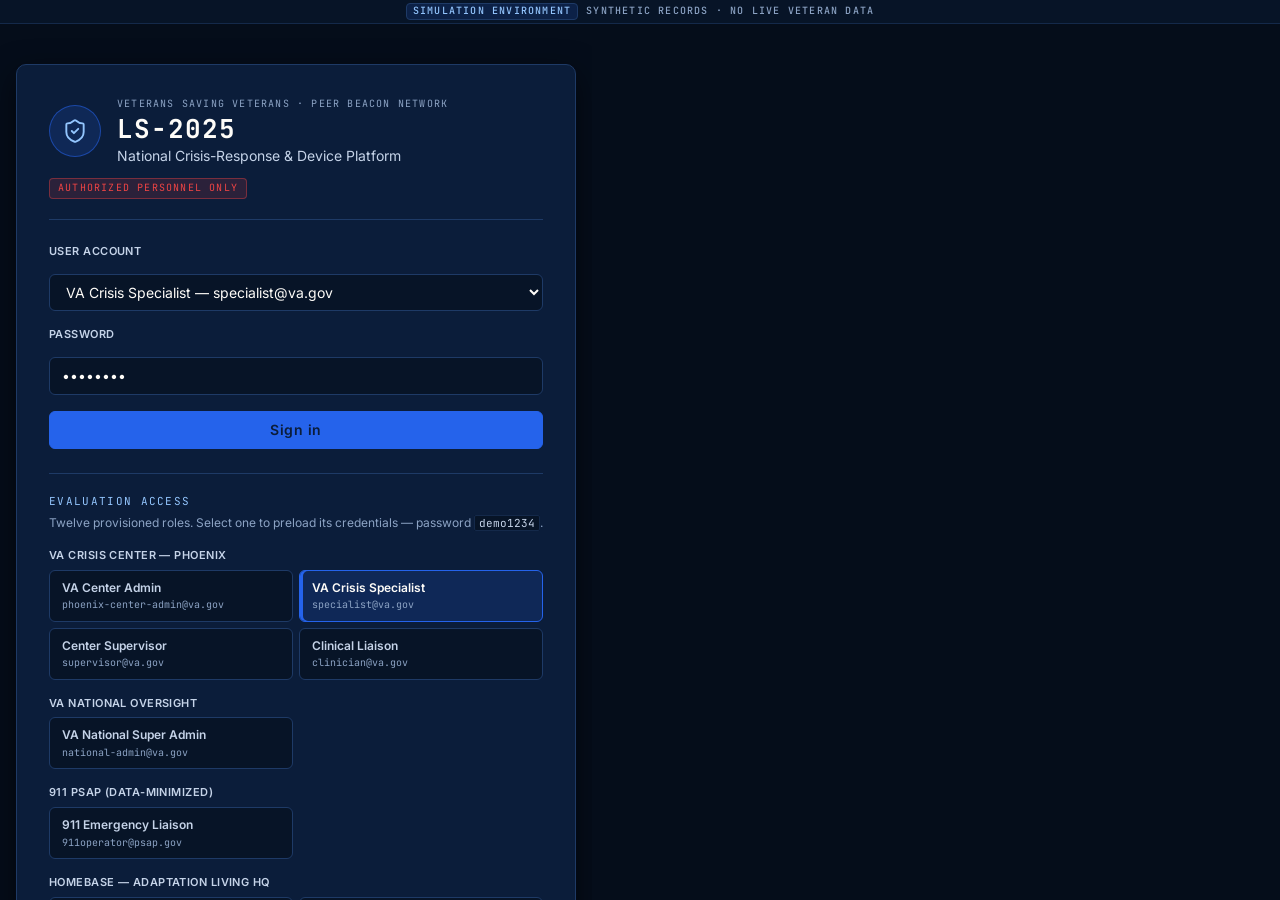
<file: index.html>
<!doctype html>
<html lang="en">
  <head>
    <meta charset="UTF-8" />
    <link rel="icon" type="image/svg+xml" href="./favicon.svg" />
    <meta name="viewport" content="width=device-width, initial-scale=1.0" />
    <meta name="theme-color" content="#0B1D3A" />
    <title>LS-2025 — Veterans Saving Veterans</title>
    <!-- GHL_CHAT_WIDGET: the AI assistant loads via src/integrations/ghlChat.js.
         Provision the Conversation AI widget in GoHighLevel, then set
         VITE_GHL_WIDGET_ID (or window.__GHL_WIDGET_ID__) to activate it. -->
    <script type="module" crossorigin src="./assets/index-DEFH0ciK.js"></script>
    <link rel="stylesheet" crossorigin href="./assets/index-B__cnWT-.css">
  </head>
  <body>
    <div id="root"></div>
  </body>
</html>
</file>
<file: assets/index-B__cnWT-.css>
@font-face{font-family:Inter Variable;font-style:normal;font-display:swap;font-weight:100 900;src:url(./inter-cyrillic-ext-wght-normal-BOeWTOD4.woff2) format("woff2-variations");unicode-range:U+0460-052F,U+1C80-1C8A,U+20B4,U+2DE0-2DFF,U+A640-A69F,U+FE2E-FE2F}@font-face{font-family:Inter Variable;font-style:normal;font-display:swap;font-weight:100 900;src:url(./inter-cyrillic-wght-normal-DqGufNeO.woff2) format("woff2-variations");unicode-range:U+0301,U+0400-045F,U+0490-0491,U+04B0-04B1,U+2116}@font-face{font-family:Inter Variable;font-style:normal;font-display:swap;font-weight:100 900;src:url(./inter-greek-ext-wght-normal-DlzME5K_.woff2) format("woff2-variations");unicode-range:U+1F00-1FFF}@font-face{font-family:Inter Variable;font-style:normal;font-display:swap;font-weight:100 900;src:url(./inter-greek-wght-normal-CkhJZR-_.woff2) format("woff2-variations");unicode-range:U+0370-0377,U+037A-037F,U+0384-038A,U+038C,U+038E-03A1,U+03A3-03FF}@font-face{font-family:Inter Variable;font-style:normal;font-display:swap;font-weight:100 900;src:url(./inter-vietnamese-wght-normal-CBcvBZtf.woff2) format("woff2-variations");unicode-range:U+0102-0103,U+0110-0111,U+0128-0129,U+0168-0169,U+01A0-01A1,U+01AF-01B0,U+0300-0301,U+0303-0304,U+0308-0309,U+0323,U+0329,U+1EA0-1EF9,U+20AB}@font-face{font-family:Inter Variable;font-style:normal;font-display:swap;font-weight:100 900;src:url(./inter-latin-ext-wght-normal-DO1Apj_S.woff2) format("woff2-variations");unicode-range:U+0100-02BA,U+02BD-02C5,U+02C7-02CC,U+02CE-02D7,U+02DD-02FF,U+0304,U+0308,U+0329,U+1D00-1DBF,U+1E00-1E9F,U+1EF2-1EFF,U+2020,U+20A0-20AB,U+20AD-20C0,U+2113,U+2C60-2C7F,U+A720-A7FF}@font-face{font-family:Inter Variable;font-style:normal;font-display:swap;font-weight:100 900;src:url(./inter-latin-wght-normal-Dx4kXJAl.woff2) format("woff2-variations");unicode-range:U+0000-00FF,U+0131,U+0152-0153,U+02BB-02BC,U+02C6,U+02DA,U+02DC,U+0304,U+0308,U+0329,U+2000-206F,U+20AC,U+2122,U+2191,U+2193,U+2212,U+2215,U+FEFF,U+FFFD}@font-face{font-family:JetBrains Mono Variable;font-style:normal;font-display:swap;font-weight:100 800;src:url([data-uri]) format("woff2-variations");unicode-range:U+0460-052F,U+1C80-1C8A,U+20B4,U+2DE0-2DFF,U+A640-A69F,U+FE2E-FE2F}@font-face{font-family:JetBrains Mono Variable;font-style:normal;font-display:swap;font-weight:100 800;src:url(./jetbrains-mono-cyrillic-wght-normal-D73BlboJ.woff2) format("woff2-variations");unicode-range:U+0301,U+0400-045F,U+0490-0491,U+04B0-04B1,U+2116}@font-face{font-family:JetBrains Mono Variable;font-style:normal;font-display:swap;font-weight:100 800;src:url(./jetbrains-mono-greek-wght-normal-Bw9x6K1M.woff2) format("woff2-variations");unicode-range:U+0370-0377,U+037A-037F,U+0384-038A,U+038C,U+038E-03A1,U+03A3-03FF}@font-face{font-family:JetBrains Mono Variable;font-style:normal;font-display:swap;font-weight:100 800;src:url(./jetbrains-mono-vietnamese-wght-normal-Bt-aOZkq.woff2) format("woff2-variations");unicode-range:U+0102-0103,U+0110-0111,U+0128-0129,U+0168-0169,U+01A0-01A1,U+01AF-01B0,U+0300-0301,U+0303-0304,U+0308-0309,U+0323,U+0329,U+1EA0-1EF9,U+20AB}@font-face{font-family:JetBrains Mono Variable;font-style:normal;font-display:swap;font-weight:100 800;src:url(./jetbrains-mono-latin-ext-wght-normal-DBQx-q_a.woff2) format("woff2-variations");unicode-range:U+0100-02BA,U+02BD-02C5,U+02C7-02CC,U+02CE-02D7,U+02DD-02FF,U+0304,U+0308,U+0329,U+1D00-1DBF,U+1E00-1E9F,U+1EF2-1EFF,U+2020,U+20A0-20AB,U+20AD-20C0,U+2113,U+2C60-2C7F,U+A720-A7FF}@font-face{font-family:JetBrains Mono Variable;font-style:normal;font-display:swap;font-weight:100 800;src:url(./jetbrains-mono-latin-wght-normal-B9CIFXIH.woff2) format("woff2-variations");unicode-range:U+0000-00FF,U+0131,U+0152-0153,U+02BB-02BC,U+02C6,U+02DA,U+02DC,U+0304,U+0308,U+0329,U+2000-206F,U+20AC,U+2122,U+2191,U+2193,U+2212,U+2215,U+FEFF,U+FFFD}:root{--cc-surface-base: #050d1a;--cc-surface-1: #0b1d3a;--cc-surface-2: #10284e;--cc-surface-3: #163364;--cc-surface-inset: #071427;--cc-surface-glass: rgba(16, 40, 78, .62);--cc-scrim: rgba(3, 8, 16, .74);--cc-border: #1e3a66;--cc-border-strong: #2b4e88;--cc-border-subtle: #14294a;--cc-border-accent: rgba(37, 99, 235, .55);--cc-text: #fefcf8;--cc-text-muted: #c5d3e8;--cc-text-dim: #8ca3c4;--cc-text-faint: #3d5a8550;--cc-text-inverse: #0b1d3a;--cc-accent: #2563eb;--cc-accent-hover: #3b82f6;--cc-accent-press: #1d4ed8;--cc-accent-soft: rgba(37, 99, 235, .16);--cc-accent-glow: rgba(37, 99, 235, .45);--cc-accent-cyan: #93c5fd;--cc-tier-1: #16a34a;--cc-tier-2: #eab308;--cc-tier-3: #f97316;--cc-tier-4: #ef4444;--cc-tier-5: #ef4444;--cc-tier-5-alt: #ffffff;--cc-tier-1-soft: rgba(22, 163, 74, .16);--cc-tier-2-soft: rgba(234, 179, 8, .16);--cc-tier-3-soft: rgba(249, 115, 22, .16);--cc-tier-4-soft: rgba(239, 68, 68, .16);--cc-tier-5-soft: rgba(239, 68, 68, .22);--cc-tier-1-glow: rgba(22, 163, 74, .55);--cc-tier-2-glow: rgba(234, 179, 8, .55);--cc-tier-3-glow: rgba(249, 115, 22, .55);--cc-tier-4-glow: rgba(239, 68, 68, .6);--cc-tier-5-glow: rgba(239, 68, 68, .75);--cc-status-available: #16a34a;--cc-status-enroute: #3b82f6;--cc-status-onscene: #eab308;--cc-status-escalating: #f97316;--cc-status-offline: #64748b;--cc-status-available-soft: rgba(22, 163, 74, .16);--cc-status-enroute-soft: rgba(59, 130, 246, .16);--cc-status-onscene-soft: rgba(234, 179, 8, .16);--cc-status-escalating-soft: rgba(249, 115, 22, .16);--cc-status-offline-soft: rgba(100, 116, 139, .16);--cc-success: #16a34a;--cc-warning: #eab308;--cc-caution: #f97316;--cc-danger: #ef4444;--cc-info: #3b82f6;--cc-success-soft: rgba(22, 163, 74, .14);--cc-warning-soft: rgba(234, 179, 8, .14);--cc-caution-soft: rgba(249, 115, 22, .14);--cc-danger-soft: rgba(239, 68, 68, .14);--cc-info-soft: rgba(59, 130, 246, .14);--cc-space-0: 0;--cc-space-1: 2px;--cc-space-2: 4px;--cc-space-3: 6px;--cc-space-4: 8px;--cc-space-5: 12px;--cc-space-6: 16px;--cc-space-7: 20px;--cc-space-8: 24px;--cc-space-9: 32px;--cc-space-10: 40px;--cc-space-11: 48px;--cc-space-12: 64px;--cc-radius-xs: 2px;--cc-radius-sm: 4px;--cc-radius-md: 6px;--cc-radius-lg: 10px;--cc-radius-xl: 14px;--cc-radius-pill: 999px;--cc-radius-round: 50%;--cc-shadow-sm: 0 1px 2px rgba(0, 0, 0, .4);--cc-shadow-md: 0 4px 12px rgba(0, 0, 0, .45);--cc-shadow-lg: 0 10px 30px rgba(0, 0, 0, .55);--cc-shadow-xl: 0 24px 60px rgba(0, 0, 0, .65);--cc-shadow-inset: inset 0 1px 0 rgba(255, 255, 255, .03), inset 0 0 0 1px rgba(255, 255, 255, .015);--cc-shadow-focus: 0 0 0 1px var(--cc-accent), 0 0 0 4px var(--cc-accent-glow);--cc-glow-accent: 0 0 14px var(--cc-accent-glow);--cc-z-base: 0;--cc-z-raised: 10;--cc-z-sticky: 100;--cc-z-header: 200;--cc-z-overlay-map: 400;--cc-z-dropdown: 600;--cc-z-scrim: 900;--cc-z-modal: 1000;--cc-z-toast: 1200;--cc-z-alert-banner: 1400;--cc-z-tooltip: 1600;--cc-font-sans: "Inter Variable", "Inter", system-ui, -apple-system, "Segoe UI", Roboto, "Helvetica Neue", Arial, sans-serif;--cc-font-mono: "JetBrains Mono Variable", "JetBrains Mono", "IBM Plex Mono", "SF Mono", "Roboto Mono", ui-monospace, "Cascadia Code", Menlo, Consolas, monospace;--cc-text-2xs: 10px;--cc-text-xs: 11px;--cc-text-sm: 12px;--cc-text-base: 13px;--cc-text-md: 14px;--cc-text-lg: 16px;--cc-text-xl: 20px;--cc-text-2xl: 26px;--cc-text-3xl: 34px;--cc-weight-regular: 400;--cc-weight-medium: 500;--cc-weight-semibold: 600;--cc-weight-bold: 700;--cc-leading-tight: 1.2;--cc-leading-normal: 1.45;--cc-tracking-wide: .04em;--cc-tracking-wider: .08em;--cc-tracking-caps: .12em;--cc-blink-1: 1s;--cc-blink-2: .5s;--cc-blink-4: .25s;--cc-flash: .18s;--cc-pulse: 1.8s;--cc-ease-out: cubic-bezier(.16, 1, .3, 1);--cc-ease-in-out: cubic-bezier(.65, 0, .35, 1);--cc-transition-fast: .12s var(--cc-ease-out);--cc-transition: .2s var(--cc-ease-out);--cc-transition-slow: .32s var(--cc-ease-out);--cc-header-h: 56px;--cc-sidebar-w: 232px;--cc-panel-header-h: 40px;--cc-grid-gap: 16px}*,*:before,*:after{box-sizing:border-box}html,body,#root{margin:0;padding:0;height:100%;min-height:100%}html{-webkit-text-size-adjust:100%}body{min-width:320px;font-family:var(--cc-font-sans);font-size:var(--cc-text-base);line-height:var(--cc-leading-normal);font-weight:var(--cc-weight-regular);color:var(--cc-text);background-color:var(--cc-surface-base);background-image:radial-gradient(1200px 600px at 12% -10%,rgba(37,99,235,.07),transparent 60%),radial-gradient(1000px 500px at 100% 0%,rgba(147,197,253,.05),transparent 55%),linear-gradient(var(--cc-surface-base),var(--cc-surface-base));background-attachment:fixed;color-scheme:dark;font-synthesis:none;text-rendering:optimizeLegibility;-webkit-font-smoothing:antialiased;-moz-osx-font-smoothing:grayscale;accent-color:var(--cc-accent)}img,svg,video,canvas{display:block;max-width:100%}button,input,select,textarea{font:inherit;color:inherit}a{color:var(--cc-accent);text-decoration:none;transition:color var(--cc-transition-fast)}a:hover{color:var(--cc-accent-hover)}:focus-visible{outline:none;box-shadow:var(--cc-shadow-focus);border-radius:var(--cc-radius-sm)}::selection{background:var(--cc-accent-soft);color:var(--cc-text)}h1,h2,h3,h4,h5,h6{margin:0;font-weight:var(--cc-weight-semibold);line-height:var(--cc-leading-tight);color:var(--cc-text);letter-spacing:-.01em}h1{font-size:var(--cc-text-3xl)}h2{font-size:var(--cc-text-2xl)}h3{font-size:var(--cc-text-xl)}h4{font-size:var(--cc-text-lg)}h5{font-size:var(--cc-text-md)}h6{font-size:var(--cc-text-sm)}p{margin:0 0 var(--cc-space-5)}small{font-size:var(--cc-text-xs);color:var(--cc-text-muted)}code,kbd,samp,pre{font-family:var(--cc-font-mono);font-size:.92em}.cc-mono{font-family:var(--cc-font-mono);font-variant-numeric:tabular-nums;letter-spacing:.01em}.cc-tnum{font-variant-numeric:tabular-nums}.cc-eyebrow,.cc-label{font-size:var(--cc-text-2xs);font-weight:var(--cc-weight-semibold);letter-spacing:var(--cc-tracking-caps);text-transform:uppercase;color:var(--cc-text-dim)}.cc-muted{color:var(--cc-text-muted)}.cc-dim{color:var(--cc-text-dim)}.cc-accent-text{color:var(--cc-accent)}*{scrollbar-width:thin;scrollbar-color:var(--cc-border-strong) transparent}::-webkit-scrollbar{width:10px;height:10px}::-webkit-scrollbar-track{background:transparent}::-webkit-scrollbar-thumb{background:var(--cc-border-strong);border-radius:var(--cc-radius-pill);border:2px solid transparent;background-clip:padding-box}::-webkit-scrollbar-thumb:hover{background:#4a5e72;background-clip:padding-box}::-webkit-scrollbar-corner{background:transparent}.cc-panel{position:relative;display:flex;flex-direction:column;background:var(--cc-surface-1);border:1px solid var(--cc-border);border-radius:var(--cc-radius-lg);box-shadow:var(--cc-shadow-md),var(--cc-shadow-inset);overflow:hidden}.cc-panel--glass{background:var(--cc-surface-glass);backdrop-filter:blur(10px) saturate(120%);-webkit-backdrop-filter:blur(10px) saturate(120%);border-color:var(--cc-border-strong)}.cc-panel__header{display:flex;align-items:center;gap:var(--cc-space-4);min-height:var(--cc-panel-header-h);padding:0 var(--cc-space-5);background:linear-gradient(180deg,var(--cc-surface-2),var(--cc-surface-1));border-bottom:1px solid var(--cc-border);flex:0 0 auto}.cc-panel__title{display:flex;align-items:center;gap:var(--cc-space-3);font-size:var(--cc-text-sm);font-weight:var(--cc-weight-semibold);letter-spacing:var(--cc-tracking-wide);text-transform:uppercase;color:var(--cc-text)}.cc-panel__title-icon{display:inline-flex;color:var(--cc-accent)}.cc-panel__actions{display:flex;align-items:center;gap:var(--cc-space-3);margin-left:auto}.cc-panel__body{flex:1 1 auto;padding:var(--cc-space-5);min-height:0}.cc-panel__body--flush{padding:0}.cc-panel__body--scroll{overflow:auto}.cc-panel__footer{display:flex;align-items:center;gap:var(--cc-space-4);padding:var(--cc-space-4) var(--cc-space-5);border-top:1px solid var(--cc-border);background:var(--cc-surface-1);flex:0 0 auto}.cc-panel--railed:before{content:"";position:absolute;left:0;top:0;bottom:0;width:3px;background:var(--cc-rail-color, var(--cc-accent));box-shadow:0 0 10px var(--cc-rail-glow, var(--cc-accent-glow))}.cc-grid{display:grid;gap:var(--cc-grid-gap)}.cc-grid--auto{grid-template-columns:repeat(auto-fill,minmax(320px,1fr))}.cc-grid--2{grid-template-columns:repeat(2,minmax(0,1fr))}.cc-grid--3{grid-template-columns:repeat(3,minmax(0,1fr))}.cc-grid--4{grid-template-columns:repeat(4,minmax(0,1fr))}.cc-stack{display:flex;flex-direction:column;gap:var(--cc-space-5)}.cc-row{display:flex;align-items:center;gap:var(--cc-space-4)}.cc-row--between{justify-content:space-between}.cc-row--end{justify-content:flex-end}.cc-row--wrap{flex-wrap:wrap}.cc-spacer{flex:1 1 auto}@media(max-width:1100px){.cc-grid--4,.cc-grid--3{grid-template-columns:repeat(2,minmax(0,1fr))}}@media(max-width:680px){.cc-grid--2,.cc-grid--3,.cc-grid--4{grid-template-columns:minmax(0,1fr)}}.cc-demo-banner{display:flex;align-items:center;justify-content:center;gap:var(--cc-space-4);width:100%;padding:3px var(--cc-space-6);font-family:var(--cc-font-mono);font-size:var(--cc-text-2xs);font-weight:var(--cc-weight-medium);letter-spacing:var(--cc-tracking-caps);text-transform:uppercase;color:var(--cc-text-dim);background:var(--cc-surface-inset);border-bottom:1px solid var(--cc-border-subtle);-webkit-user-select:none;user-select:none}.cc-demo-banner__pill{padding:0 var(--cc-space-3);background:var(--cc-accent-soft);color:var(--cc-accent-cyan);border:1px solid var(--cc-border);border-radius:var(--cc-radius-sm);font-variant-numeric:tabular-nums}.cc-table{width:100%;border-collapse:collapse;font-size:var(--cc-text-sm);font-variant-numeric:tabular-nums}.cc-table thead th{position:sticky;top:0;z-index:var(--cc-z-raised);text-align:left;padding:var(--cc-space-3) var(--cc-space-5);font-size:var(--cc-text-2xs);font-weight:var(--cc-weight-semibold);letter-spacing:var(--cc-tracking-caps);text-transform:uppercase;color:var(--cc-text-dim);background:var(--cc-surface-2);border-bottom:1px solid var(--cc-border-strong);white-space:nowrap}.cc-table tbody td{padding:var(--cc-space-4) var(--cc-space-5);border-bottom:1px solid var(--cc-border-subtle);color:var(--cc-text);vertical-align:middle}.cc-table tbody tr{transition:background var(--cc-transition-fast)}.cc-table tbody tr:hover{background:var(--cc-surface-3)}.cc-table tbody tr:last-child td{border-bottom:none}.cc-table--zebra tbody tr:nth-child(2n){background:#ffffff03}.cc-table__num{text-align:right;font-family:var(--cc-font-mono)}.cc-dot{display:inline-block;width:8px;height:8px;border-radius:var(--cc-radius-round);background:var(--cc-status-offline);flex:0 0 auto;box-shadow:0 0 0 0 transparent}.cc-dot--available{background:var(--cc-status-available);box-shadow:0 0 8px var(--cc-status-available)}.cc-dot--enroute{background:var(--cc-status-enroute);box-shadow:0 0 8px var(--cc-status-enroute)}.cc-dot--onscene{background:var(--cc-status-onscene);box-shadow:0 0 8px var(--cc-status-onscene)}.cc-dot--escalating{background:var(--cc-status-escalating);box-shadow:0 0 8px var(--cc-status-escalating)}.cc-dot--offline{background:var(--cc-status-offline)}.cc-dot--live{background:var(--cc-success);box-shadow:0 0 8px var(--cc-success)}.cc-chip{display:inline-flex;align-items:center;gap:var(--cc-space-2);padding:2px var(--cc-space-4);font-size:var(--cc-text-2xs);font-weight:var(--cc-weight-semibold);letter-spacing:var(--cc-tracking-wide);text-transform:uppercase;color:var(--cc-text-muted);background:var(--cc-surface-3);border:1px solid var(--cc-border);border-radius:var(--cc-radius-pill);white-space:nowrap}.cc-btn{display:inline-flex;align-items:center;justify-content:center;gap:var(--cc-space-3);padding:var(--cc-space-4) var(--cc-space-6);font-size:var(--cc-text-sm);font-weight:var(--cc-weight-semibold);letter-spacing:var(--cc-tracking-wide);color:var(--cc-text);background:var(--cc-surface-2);border:1px solid var(--cc-border-strong);border-radius:var(--cc-radius-md);cursor:pointer;transition:background var(--cc-transition-fast),border-color var(--cc-transition-fast),transform var(--cc-transition-fast)}.cc-btn:hover{background:var(--cc-surface-3);border-color:var(--cc-accent)}.cc-btn:active{transform:translateY(1px)}.cc-btn:disabled{opacity:.45;cursor:not-allowed}.cc-btn--primary{color:var(--cc-text-inverse);background:var(--cc-accent);border-color:var(--cc-accent)}.cc-btn--primary:hover{background:var(--cc-accent-hover);border-color:var(--cc-accent-hover)}.cc-btn--danger{color:#fff;background:var(--cc-danger);border-color:var(--cc-danger)}.cc-btn--ghost{background:transparent}.cc-btn--icon{padding:var(--cc-space-4)}.cc-field{width:100%;padding:var(--cc-space-4) var(--cc-space-5);font-size:var(--cc-text-sm);color:var(--cc-text);background:var(--cc-surface-inset);border:1px solid var(--cc-border);border-radius:var(--cc-radius-md);transition:border-color var(--cc-transition-fast),box-shadow var(--cc-transition-fast)}.cc-field::placeholder{color:var(--cc-text-dim)}.cc-field:focus{outline:none;border-color:var(--cc-accent);box-shadow:0 0 0 3px var(--cc-accent-soft)}@keyframes cc-blink{0%,49%{opacity:1}50%,to{opacity:.18}}@keyframes cc-flash{0%,49%{color:#fff;background:var(--cc-tier-5);box-shadow:0 0 14px var(--cc-tier-5-glow)}50%,to{color:var(--cc-tier-5);background:#fff;box-shadow:0 0 14px #ffffffa6}}@keyframes cc-pulse-ring{0%{transform:scale(.6);opacity:.75}70%{transform:scale(2.4);opacity:0}to{transform:scale(2.4);opacity:0}}@keyframes cc-breathe{0%,to{opacity:1}50%{opacity:.55}}@keyframes cc-data-in{0%{background:var(--cc-accent-soft)}to{background:transparent}}@keyframes cc-scan{0%{background-position:-160% 0}to{background-position:260% 0}}.cc-blink-1{animation:cc-blink var(--cc-blink-1) steps(1,end) infinite}.cc-blink-2{animation:cc-blink var(--cc-blink-2) steps(1,end) infinite}.cc-blink-4{animation:cc-blink var(--cc-blink-4) steps(1,end) infinite}.cc-flash{animation:cc-flash var(--cc-flash) steps(1,end) infinite}.cc-breathe{animation:cc-breathe var(--cc-pulse) ease-in-out infinite}.cc-data-in{animation:cc-data-in var(--cc-transition-slow) var(--cc-ease-out)}.cc-pulse-host{position:relative;display:inline-flex}.cc-pulse-ring,.cc-pulse-ring:after{position:absolute;inset:0;border-radius:var(--cc-radius-round);border:2px solid var(--cc-pulse-color, var(--cc-accent));content:"";animation:cc-pulse-ring var(--cc-pulse) var(--cc-ease-out) infinite;pointer-events:none}.cc-pulse-ring:after{animation-delay:calc(var(--cc-pulse) / 2)}.cc-scan-rail{height:2px;border-radius:var(--cc-radius-pill);background:linear-gradient(90deg,transparent 0%,var(--cc-accent) 50%,transparent 100%);background-size:40% 100%;background-repeat:no-repeat;animation:cc-scan 1.4s linear infinite}@media(prefers-reduced-motion:reduce){.cc-blink-1,.cc-blink-2,.cc-blink-4,.cc-flash,.cc-breathe,.cc-data-in,.cc-pulse-ring,.cc-pulse-ring:after,.cc-scan-rail{animation:none!important}.cc-flash{color:#fff;background:var(--cc-tier-5)}*{scroll-behavior:auto!important}}.cc-sr-only{position:absolute;width:1px;height:1px;padding:0;margin:-1px;overflow:hidden;clip:rect(0,0,0,0);white-space:nowrap;border:0}.ib-trigger{display:inline-flex;align-items:center;justify-content:center;padding:2px;margin-left:var(--cc-space-3);background:none;border:none;border-radius:var(--cc-radius-round);color:var(--cc-text-faint);cursor:help;transition:color var(--cc-transition-fast);vertical-align:middle}.ib-trigger:hover,.ib-trigger:focus-visible{color:var(--cc-accent-cyan);outline:none}.ib-bubble{position:fixed;z-index:var(--cc-z-tooltip);width:min(360px,calc(100vw - 24px));display:flex;flex-direction:column;gap:var(--cc-space-4);padding:var(--cc-space-5) var(--cc-space-6);background:var(--cc-surface-2);border:1px solid var(--cc-border-strong);border-radius:var(--cc-radius-md);box-shadow:var(--cc-shadow-lg);animation:ib-in var(--cc-transition) both;pointer-events:auto}@keyframes ib-in{0%{opacity:0;transform:translateY(-3px)}to{opacity:1;transform:translateY(0)}}.ib-title{font-size:var(--cc-text-sm);font-weight:var(--cc-weight-semibold);letter-spacing:var(--cc-tracking-wide);text-transform:uppercase;color:var(--cc-text)}.ib-what{margin:0;font-size:var(--cc-text-sm);line-height:var(--cc-leading-normal);color:var(--cc-text-muted)}.ib-row{display:flex;flex-direction:column;gap:2px;font-size:var(--cc-text-xs);line-height:var(--cc-leading-normal);color:var(--cc-text-dim)}.ib-k{font-family:var(--cc-font-mono);font-size:var(--cc-text-2xs);letter-spacing:var(--cc-tracking-caps)}.ib-k--now{color:var(--cc-warning)}.ib-k--live{color:var(--cc-accent-cyan)}.ib-k--why{color:var(--cc-success)}.cc-panel__title-meta{display:inline-flex;align-items:center;gap:var(--cc-space-3);margin-left:var(--cc-space-3);padding-left:var(--cc-space-4);border-left:1px solid var(--cc-border);font-family:var(--cc-font-mono);font-size:var(--cc-text-2xs);letter-spacing:normal;text-transform:none;color:var(--cc-text-dim)}.cc-panel__live{display:inline-flex;align-items:center;gap:var(--cc-space-2);margin-left:var(--cc-space-3);padding:0 var(--cc-space-3);font-size:var(--cc-text-2xs);font-weight:var(--cc-weight-bold);letter-spacing:var(--cc-tracking-caps);color:var(--cc-success);background:var(--cc-success-soft);border:1px solid var(--cc-success);border-radius:var(--cc-radius-sm)}.cc-panel__live-dot{width:6px;height:6px;border-radius:var(--cc-radius-round);background:var(--cc-success);box-shadow:0 0 6px var(--cc-success);animation:cc-breathe var(--cc-pulse) ease-in-out infinite}.cc-panel__loading{position:absolute;left:0;right:0;bottom:-1px;height:2px}@media(prefers-reduced-motion:reduce){.cc-panel__live-dot{animation:none!important}}.cc-tier-badge{--cc-tb-color: var(--cc-tier-3);--cc-tb-soft: var(--cc-tier-3-soft);--cc-tb-glow: var(--cc-tier-3-glow);display:inline-flex;align-items:center;gap:var(--cc-space-3);padding:2px var(--cc-space-4);font-family:var(--cc-font-mono);font-size:var(--cc-text-2xs);font-weight:var(--cc-weight-bold);letter-spacing:var(--cc-tracking-wide);line-height:1.4;text-transform:uppercase;white-space:nowrap;color:var(--cc-tb-color);background:var(--cc-tb-soft);border:1px solid var(--cc-tb-color);border-radius:var(--cc-radius-sm);box-shadow:0 0 0 0 transparent;transition:box-shadow var(--cc-transition-fast)}.cc-tier-badge__dot{width:7px;height:7px;border-radius:var(--cc-radius-round);background:var(--cc-tb-color);box-shadow:0 0 7px var(--cc-tb-glow);flex:0 0 auto}.cc-tier-badge__num{font-variant-numeric:tabular-nums}.cc-tier-badge__label{letter-spacing:var(--cc-tracking-caps)}.cc-tier-badge--1{--cc-tb-color: var(--cc-tier-1);--cc-tb-soft: var(--cc-tier-1-soft);--cc-tb-glow: var(--cc-tier-1-glow)}.cc-tier-badge--2{--cc-tb-color: var(--cc-tier-2);--cc-tb-soft: var(--cc-tier-2-soft);--cc-tb-glow: var(--cc-tier-2-glow)}.cc-tier-badge--3{--cc-tb-color: var(--cc-tier-3);--cc-tb-soft: var(--cc-tier-3-soft);--cc-tb-glow: var(--cc-tier-3-glow)}.cc-tier-badge--4{--cc-tb-color: var(--cc-tier-4);--cc-tb-soft: var(--cc-tier-4-soft);--cc-tb-glow: var(--cc-tier-4-glow)}.cc-tier-badge--5{--cc-tb-color: var(--cc-tier-5);--cc-tb-soft: var(--cc-tier-5-soft);--cc-tb-glow: var(--cc-tier-5-glow);font-weight:var(--cc-weight-bold)}.cc-tier-badge--2 .cc-tier-badge__dot{animation:cc-blink var(--cc-blink-1) steps(1,end) infinite}.cc-tier-badge--3 .cc-tier-badge__dot{animation:cc-blink var(--cc-blink-2) steps(1,end) infinite}.cc-tier-badge--4 .cc-tier-badge__dot{animation:cc-blink var(--cc-blink-4) steps(1,end) infinite}.cc-tier-badge--4{box-shadow:0 0 12px var(--cc-tier-4-glow)}.cc-tier-badge--5{border-color:#fff;animation:cc-flash var(--cc-flash) steps(1,end) infinite}.cc-tier-badge--5 .cc-tier-badge__dot{background:#fff;box-shadow:0 0 8px #fff}.cc-tier-badge--solid{color:var(--cc-text-inverse);background:var(--cc-tb-color);border-color:var(--cc-tb-color)}.cc-tier-badge--solid.cc-tier-badge--2{color:#1c1402}.cc-tier-badge--solid .cc-tier-badge__dot{background:#0000008c;box-shadow:none}.cc-tier-badge--lg{padding:var(--cc-space-3) var(--cc-space-5);font-size:var(--cc-text-sm);gap:var(--cc-space-4)}.cc-tier-badge--lg .cc-tier-badge__dot{width:9px;height:9px}@media(prefers-reduced-motion:reduce){.cc-tier-badge,.cc-tier-badge__dot{animation:none!important}}.cc-status{display:inline-flex;align-items:center;gap:var(--cc-space-3);font-size:var(--cc-text-xs);font-weight:var(--cc-weight-medium);letter-spacing:var(--cc-tracking-wide);color:var(--cc-text-muted);white-space:nowrap}.cc-status__dot{--cc-sd-color: var(--cc-status-offline);position:relative;width:9px;height:9px;border-radius:var(--cc-radius-round);background:var(--cc-sd-color);box-shadow:0 0 8px var(--cc-sd-color);flex:0 0 auto}.cc-status__dot--pulse:after{content:"";position:absolute;inset:-1px;border-radius:var(--cc-radius-round);border:2px solid var(--cc-sd-color);animation:cc-pulse-ring var(--cc-pulse) var(--cc-ease-out) infinite}.cc-status__label{color:var(--cc-status-label-color, var(--cc-text-muted))}.cc-status--sm .cc-status__dot{width:7px;height:7px}.cc-status--lg .cc-status__dot{width:12px;height:12px}.cc-status--lg{font-size:var(--cc-text-sm)}.cc-status--available .cc-status__dot{--cc-sd-color: var(--cc-status-available)}.cc-status--enroute .cc-status__dot{--cc-sd-color: var(--cc-status-enroute)}.cc-status--onscene .cc-status__dot{--cc-sd-color: var(--cc-status-onscene)}.cc-status--escalating .cc-status__dot{--cc-sd-color: var(--cc-status-escalating)}.cc-status--offline .cc-status__dot{--cc-sd-color: var(--cc-status-offline);box-shadow:none}.cc-status--available .cc-status__label{color:var(--cc-status-available)}.cc-status--enroute .cc-status__label{color:var(--cc-status-enroute)}.cc-status--onscene .cc-status__label{color:var(--cc-status-onscene)}.cc-status--escalating .cc-status__label{color:var(--cc-status-escalating)}.cc-status--offline .cc-status__label{color:var(--cc-text-dim)}.cc-status--escalating .cc-status__dot{animation:cc-blink var(--cc-blink-2) steps(1,end) infinite}@media(prefers-reduced-motion:reduce){.cc-status__dot,.cc-status__dot--pulse:after{animation:none!important}}.cc-alert{--cc-al-color: var(--cc-info);--cc-al-soft: var(--cc-info-soft);--cc-al-glow: var(--cc-accent-glow);position:relative;display:flex;align-items:center;gap:var(--cc-space-5);width:100%;padding:var(--cc-space-4) var(--cc-space-6);font-size:var(--cc-text-sm);color:var(--cc-text);background:var(--cc-al-soft);border:1px solid var(--cc-al-color);border-left-width:3px;border-radius:var(--cc-radius-md);box-shadow:var(--cc-shadow-md);overflow:hidden}.cc-alert__icon{display:inline-flex;align-items:center;justify-content:center;width:22px;height:22px;flex:0 0 auto;color:var(--cc-al-color)}.cc-alert__body{flex:1 1 auto;min-width:0}.cc-alert__title{display:flex;align-items:center;gap:var(--cc-space-3);font-size:var(--cc-text-sm);font-weight:var(--cc-weight-semibold);letter-spacing:var(--cc-tracking-wide);color:var(--cc-text)}.cc-alert__title-tag{font-family:var(--cc-font-mono);font-size:var(--cc-text-2xs);font-weight:var(--cc-weight-bold);letter-spacing:var(--cc-tracking-caps);text-transform:uppercase;color:var(--cc-al-color)}.cc-alert__message{margin-top:2px;font-size:var(--cc-text-xs);color:var(--cc-text-muted);line-height:var(--cc-leading-normal)}.cc-alert__actions{display:flex;align-items:center;gap:var(--cc-space-3);flex:0 0 auto}.cc-alert__close{display:inline-flex;align-items:center;justify-content:center;width:24px;height:24px;color:var(--cc-text-dim);background:transparent;border:1px solid transparent;border-radius:var(--cc-radius-sm);cursor:pointer;font-size:16px;line-height:1;transition:color var(--cc-transition-fast),background var(--cc-transition-fast)}.cc-alert__close:hover{color:var(--cc-text);background:var(--cc-surface-3)}.cc-alert:before{content:"";position:absolute;left:0;top:0;bottom:0;width:3px;background:var(--cc-al-color);box-shadow:0 0 12px var(--cc-al-glow)}.cc-alert--info{--cc-al-color: var(--cc-info);--cc-al-soft: var(--cc-info-soft);--cc-al-glow: var(--cc-accent-glow)}.cc-alert--success{--cc-al-color: var(--cc-success);--cc-al-soft: var(--cc-success-soft);--cc-al-glow: var(--cc-tier-1-glow)}.cc-alert--warning{--cc-al-color: var(--cc-warning);--cc-al-soft: var(--cc-warning-soft);--cc-al-glow: var(--cc-tier-2-glow)}.cc-alert--caution{--cc-al-color: var(--cc-caution);--cc-al-soft: var(--cc-caution-soft);--cc-al-glow: var(--cc-tier-3-glow)}.cc-alert--danger{--cc-al-color: var(--cc-danger);--cc-al-soft: var(--cc-danger-soft);--cc-al-glow: var(--cc-tier-4-glow)}.cc-alert--critical{--cc-al-color: var(--cc-tier-5);--cc-al-soft: var(--cc-tier-5-soft);--cc-al-glow: var(--cc-tier-5-glow);border-color:var(--cc-tier-5)}.cc-alert--critical:before{animation:cc-flash var(--cc-flash) steps(1,end) infinite}.cc-alert--critical .cc-alert__icon{animation:cc-blink var(--cc-blink-4) steps(1,end) infinite}.cc-alert--warning .cc-alert__icon{animation:cc-blink var(--cc-blink-1) steps(1,end) infinite}.cc-alert--caution .cc-alert__icon{animation:cc-blink var(--cc-blink-2) steps(1,end) infinite}.cc-alert--danger .cc-alert__icon{animation:cc-blink var(--cc-blink-4) steps(1,end) infinite}.cc-alert--toast{position:fixed;top:calc(var(--cc-header-h) + var(--cc-space-5));right:var(--cc-space-6);max-width:420px;z-index:var(--cc-z-alert-banner)}@media(prefers-reduced-motion:reduce){.cc-alert:before,.cc-alert__icon{animation:none!important}}.cc-livefeed{min-height:0}.cc-livefeed__list{position:relative;display:flex;flex-direction:column;gap:1px;height:100%;min-height:0;overflow-y:auto;background:var(--cc-surface-inset, #0e1318);padding:var(--cc-space-2, 4px)}.cc-livefeed__paused{position:sticky;top:0;z-index:2;align-self:center;margin:var(--cc-space-2, 4px) auto var(--cc-space-3, 6px);padding:2px var(--cc-space-4, 8px);border-radius:var(--cc-radius-pill, 999px);background:var(--cc-surface-3, #222c38);border:1px solid var(--cc-border, #283544);color:var(--cc-text-dim, #6b7c8d);font-family:var(--cc-font-mono, monospace);font-size:var(--cc-text-2xs, 10px);letter-spacing:var(--cc-tracking-wide, .04em);text-transform:uppercase}.cc-livefeed__row{display:grid;grid-template-columns:auto auto auto 1fr;align-items:center;gap:var(--cc-space-4, 8px);padding:var(--cc-space-3, 6px) var(--cc-space-5, 12px);border-radius:var(--cc-radius-sm, 4px);border-left:2px solid var(--cc-border, #283544);background:var(--cc-surface-1, #11161d);transition:background var(--cc-transition-fast, .12s ease);animation:cc-livefeed-in .22s var(--cc-ease-out, ease) both}.cc-livefeed__list--compact .cc-livefeed__row{padding-top:var(--cc-space-2, 4px);padding-bottom:var(--cc-space-2, 4px)}@keyframes cc-livefeed-in{0%{opacity:0;transform:translateY(-4px)}to{opacity:1;transform:translateY(0)}}.cc-livefeed__list.is-paused .cc-livefeed__row{animation:none}.cc-livefeed__row--click{cursor:pointer}.cc-livefeed__row--click:hover,.cc-livefeed__row--click:focus-visible{background:var(--cc-surface-3, #222c38);outline:none}.cc-livefeed__row--info{border-left-color:var(--cc-info, #2da8ff)}.cc-livefeed__row--success{border-left-color:var(--cc-success, #16a34a)}.cc-livefeed__row--warning{border-left-color:var(--cc-warning, #eab308)}.cc-livefeed__row--caution{border-left-color:var(--cc-caution, #f97316)}.cc-livefeed__row--danger{border-left-color:var(--cc-danger, #ef4444)}.cc-livefeed__row--critical{border-left-color:var(--cc-danger, #ef4444);background:var(--cc-danger-soft, rgba(239, 68, 68, .14))}.cc-livefeed__dot{flex:none}.cc-livefeed__ts{color:var(--cc-text-dim, #6b7c8d);font-size:var(--cc-text-2xs, 10px);letter-spacing:.02em;white-space:nowrap}.cc-livefeed__icon{font-size:var(--cc-text-base, 13px);line-height:1;width:1.2em;text-align:center}.cc-livefeed__text{display:flex;flex-direction:column;min-width:0}.cc-livefeed__title{color:var(--cc-text, #e6edf3);font-size:var(--cc-text-sm, 12px);font-weight:var(--cc-weight-medium, 500);white-space:nowrap;overflow:hidden;text-overflow:ellipsis}.cc-livefeed__detail{color:var(--cc-text-muted, #9fb0c0);font-size:var(--cc-text-2xs, 10px);white-space:nowrap;overflow:hidden;text-overflow:ellipsis}.cc-livefeed__empty{display:flex;align-items:center;justify-content:center;gap:var(--cc-space-4, 8px);height:100%;min-height:120px;color:var(--cc-text-dim, #6b7c8d);font-size:var(--cc-text-sm, 12px)}.cc-livefeed__spinner{width:12px;height:12px;border-radius:50%;border:2px solid var(--cc-border-strong, #3a4a5c);border-top-color:var(--cc-accent, #2da8ff);animation:cc-livefeed-spin .8s linear infinite}@keyframes cc-livefeed-spin{to{transform:rotate(360deg)}}@media(prefers-reduced-motion:reduce){.cc-livefeed__row{animation:none}.cc-livefeed__spinner{animation-duration:1.6s}}.cc-toast-host{position:fixed;top:calc(var(--cc-header-h, 56px) + var(--cc-space-5, 12px));right:var(--cc-space-6, 16px);z-index:var(--cc-z-toast, 1200);display:flex;flex-direction:column;gap:var(--cc-space-4, 8px);width:min(420px,calc(100vw - 2 * var(--cc-space-6, 16px)));pointer-events:none}.cc-toast-host .cc-toast-host__item.cc-alert--toast{position:relative;top:auto;right:auto;max-width:none;width:100%;z-index:auto;pointer-events:auto;box-shadow:var(--cc-shadow-lg, 0 10px 30px rgba(0, 0, 0, .55));animation:cc-toast-in .2s var(--cc-ease-out, ease) both}@keyframes cc-toast-in{0%{opacity:0;transform:translate(12px)}to{opacity:1;transform:translate(0)}}@media(prefers-reduced-motion:reduce){.cc-toast-host .cc-toast-host__item.cc-alert--toast{animation:none}}.cc-confirm-scrim{position:fixed;inset:0;z-index:var(--cc-z-modal, 1000);display:flex;align-items:center;justify-content:center;padding:var(--cc-space-6, 16px);background:var(--cc-scrim, rgba(5, 8, 11, .72));animation:cc-confirm-fade .14s var(--cc-ease-out, ease) both}.cc-confirm{width:min(440px,100%);background:var(--cc-surface-2, #1a222c);border:1px solid var(--cc-border-strong, #3a4a5c);border-radius:var(--cc-radius-lg, 10px);box-shadow:var(--cc-shadow-xl, 0 24px 60px rgba(0, 0, 0, .65));overflow:hidden;animation:cc-confirm-pop .18s var(--cc-ease-out, ease) both}.cc-confirm--danger{border-top:2px solid var(--cc-danger, #ef4444)}.cc-confirm__head{padding:var(--cc-space-6, 16px) var(--cc-space-7, 20px) 0}.cc-confirm__title{margin:0;color:var(--cc-text, #e6edf3);font-size:var(--cc-text-lg, 16px);font-weight:var(--cc-weight-semibold, 600);letter-spacing:var(--cc-tracking-wide, .04em)}.cc-confirm__body{padding:var(--cc-space-5, 12px) var(--cc-space-7, 20px) 0;color:var(--cc-text-muted, #9fb0c0);font-size:var(--cc-text-base, 13px);line-height:var(--cc-leading-normal, 1.45)}.cc-confirm__actions{display:flex;justify-content:flex-end;gap:var(--cc-space-4, 8px);padding:var(--cc-space-7, 20px)}@keyframes cc-confirm-fade{0%{opacity:0}to{opacity:1}}@keyframes cc-confirm-pop{0%{opacity:0;transform:translateY(8px) scale(.98)}to{opacity:1;transform:translateY(0) scale(1)}}@media(prefers-reduced-motion:reduce){.cc-confirm-scrim,.cc-confirm{animation:none}}.bd-scrim{position:fixed;inset:0;background:var(--cc-scrim);z-index:var(--cc-z-scrim)}.bd-drawer{position:fixed;top:0;right:0;bottom:0;width:min(440px,92vw);display:flex;flex-direction:column;background:var(--cc-surface-1);border-left:1px solid var(--cc-border-strong);box-shadow:var(--cc-shadow-xl);z-index:var(--cc-z-modal);animation:bd-in var(--cc-transition-slow)}@keyframes bd-in{0%{transform:translate(24px);opacity:0}to{transform:translate(0);opacity:1}}.bd-head{display:flex;align-items:flex-start;justify-content:space-between;gap:var(--cc-space-4);padding:var(--cc-space-6);border-bottom:1px solid var(--cc-border)}.bd-head__text h2{margin:0;font-size:var(--cc-text-lg);color:var(--cc-text)}.bd-head__sub{font-size:var(--cc-text-xs);color:var(--cc-text-dim)}.bd-body{flex:1;overflow-y:auto;padding:var(--cc-space-6)}.issuance-form-container{max-width:900px;margin:0 auto;padding:var(--cc-space-9);background-color:var(--cc-surface-2);border-radius:var(--cc-radius-lg);box-shadow:var(--cc-shadow-md);color:var(--cc-text)}.wizard-progress{display:flex;justify-content:space-between;margin-bottom:var(--cc-space-9);border-bottom:2px solid var(--cc-border);padding-bottom:var(--cc-space-6)}.wizard-progress__info{display:flex;align-items:center}.step-indicator{font-size:.9rem;color:var(--cc-text-muted);font-weight:500;position:relative}.step-indicator.active{color:var(--cc-accent);font-weight:700}.step-indicator.active:after{content:"";position:absolute;bottom:-18px;left:0;width:100%;height:2px;background-color:var(--cc-accent)}.form-step h3{margin-top:0;margin-bottom:var(--cc-space-8);color:var(--cc-text);border-bottom:1px solid var(--cc-border);padding-bottom:var(--cc-space-5)}.form-step h4{color:var(--cc-text);margin-top:var(--cc-space-8);margin-bottom:var(--cc-space-6);font-size:1.1rem}.form-grid{display:grid;grid-template-columns:1fr 1fr;gap:var(--cc-space-7)}.form-grid.full-width{grid-template-columns:1fr}.form-group{display:flex;flex-direction:column;margin-bottom:var(--cc-space-6)}.form-group.full-width{grid-column:span 2}.form-group label{font-size:.85rem;color:var(--cc-text-muted);margin-bottom:var(--cc-space-3);font-weight:500}.form-group input,.form-group select,.form-group textarea{padding:10px;border:1px solid var(--cc-border);border-radius:var(--cc-radius-sm);font-size:1rem;background-color:var(--cc-surface-inset);color:var(--cc-text)}.form-group input:focus,.form-group select:focus,.form-group textarea:focus{border-color:var(--cc-accent);outline:none}.btn-import{margin-top:var(--cc-space-5)}.checkbox-group-vertical{display:flex;flex-direction:column;gap:var(--cc-space-5);margin-bottom:var(--cc-space-8);background-color:var(--cc-surface-inset);padding:var(--cc-space-6);border-radius:var(--cc-radius-md);border:1px solid var(--cc-border)}.checkbox-label{display:flex;align-items:flex-start;gap:10px;cursor:pointer;color:var(--cc-text);font-size:.95rem}.checkbox-label input[type=checkbox]{margin-top:var(--cc-space-2)}.agreement-box{height:300px;overflow-y:auto;border:1px solid var(--cc-border);padding:var(--cc-space-6);background-color:var(--cc-surface-inset);margin-bottom:var(--cc-space-7);font-size:.9rem;line-height:1.6;color:var(--cc-text-muted)}.agreement-text p{margin-bottom:var(--cc-space-5)}.signature-section{margin-top:var(--cc-space-8);padding-top:var(--cc-space-8);border-top:1px solid var(--cc-border)}.qa-checklist{background-color:var(--cc-success-soft);padding:var(--cc-space-7);border-radius:var(--cc-radius-md);margin-bottom:var(--cc-space-8);border:1px solid var(--cc-success)}.qa-checklist h4{margin-top:0;color:var(--cc-success)}.summary-panel{border:1px solid var(--cc-border);padding:var(--cc-space-6);border-radius:var(--cc-radius-md);background-color:var(--cc-surface-inset)}.form-actions{display:flex;justify-content:flex-end;gap:var(--cc-space-5);margin-top:var(--cc-space-9);border-top:1px solid var(--cc-border);padding-top:var(--cc-space-7)}.add-location-modal{max-width:700px}.add-location-modal h3{margin:var(--cc-space-7) 0 10px 0;font-size:1rem;color:var(--cc-text-muted);border-bottom:1px solid var(--cc-border);padding-bottom:5px}.form-row{display:flex;gap:var(--cc-space-6);margin-bottom:var(--cc-space-6)}.form-row.three-col{display:grid;grid-template-columns:2fr 1fr 1fr}.form-group{flex:1;display:flex;flex-direction:column;gap:var(--cc-space-3)}.form-group label{font-size:.85rem;font-weight:600;color:var(--cc-text)}.form-group input,.form-group select{padding:var(--cc-space-4) var(--cc-space-5);background-color:var(--cc-surface-inset);border:1px solid var(--cc-border);border-radius:var(--cc-radius-sm);color:var(--cc-text);font-size:.95rem}.form-group input:focus,.form-group select:focus{outline:none;border-color:var(--cc-accent)}.form-group input.error{border-color:var(--cc-danger)}.error-text{color:var(--cc-danger);font-size:.75rem}.entity-link{color:var(--cc-accent-cyan);text-decoration:none;border-bottom:1px dotted var(--cc-border-strong);transition:color var(--cc-transition-fast),border-color var(--cc-transition-fast)}.entity-link:hover,.entity-link:focus-visible{color:var(--cc-text);border-bottom-color:var(--cc-accent);outline:none}.discharge-locations-page{padding:var(--cc-space-8);background-color:var(--cc-surface-1);min-height:100vh;color:var(--cc-text)}.page-header{display:flex;justify-content:space-between;align-items:center;margin-bottom:var(--cc-space-8)}.page-header h2{font-size:1.8rem;color:var(--cc-text);margin:0}.locations-grid{display:grid;grid-template-columns:repeat(auto-fill,minmax(350px,1fr));gap:var(--cc-space-8)}.location-card{background-color:var(--cc-surface-2);border:1px solid var(--cc-border);border-radius:var(--cc-radius-lg);overflow:hidden;display:flex;flex-direction:column}.card-header{padding:var(--cc-space-6);background-color:var(--cc-surface-2);border-bottom:1px solid var(--cc-border);display:flex;justify-content:space-between;align-items:center}.card-header h3{margin:0;font-size:1.1rem;color:var(--cc-text)}.branch-badge{padding:var(--cc-space-2) 10px;border-radius:var(--cc-radius-sm);font-size:.8rem;font-weight:600;text-transform:uppercase}.branch-badge.army{background-color:var(--cc-success-soft);color:var(--cc-success)}.branch-badge.navy{background-color:var(--cc-info-soft);color:var(--cc-accent-cyan)}.branch-badge.usmc{background-color:var(--cc-danger-soft);color:var(--cc-danger)}.branch-badge.air-force{background-color:var(--cc-surface-2);color:var(--cc-accent-cyan)}.card-body{padding:var(--cc-space-6);flex:1}.card-body p{margin:0 0 var(--cc-space-4) 0;color:var(--cc-text-muted);font-size:.95rem}.card-body strong{color:var(--cc-text-muted)}.stats-column{margin-top:var(--cc-space-6);background-color:var(--cc-surface-inset);border-radius:var(--cc-radius-md);padding:var(--cc-space-5);display:flex;flex-direction:column;gap:var(--cc-space-4)}.stat-row{display:flex;justify-content:space-between;align-items:center;padding:var(--cc-space-2) 0;border-bottom:1px solid var(--cc-border-subtle)}.stat-row:last-child{border-bottom:none}.stat-row .label{color:var(--cc-text-muted);font-size:.9rem}.stat-row .value{color:var(--cc-text);font-weight:700;font-size:1rem}.stat-row .value.issue{color:var(--cc-danger)}.clickable-issue{cursor:pointer;transition:background-color .2s;padding:var(--cc-space-3) var(--cc-space-4);margin:0 calc(-1 * var(--cc-space-4));border-radius:var(--cc-radius-sm)}.clickable-issue:hover{background-color:var(--cc-surface-3)}.card-footer{padding:var(--cc-space-6);border-top:1px solid var(--cc-border);text-align:center}.btn-manage{width:100%}.location-detail-page{padding:var(--cc-space-8);background-color:var(--cc-surface-1);min-height:100vh;color:var(--cc-text)}.detail-header{display:flex;justify-content:space-between;align-items:center;margin-bottom:var(--cc-space-8);background-color:var(--cc-surface-2);padding:var(--cc-space-8);border-radius:var(--cc-radius-lg);border:1px solid var(--cc-border);box-shadow:var(--cc-shadow-sm)}.header-title{display:flex;align-items:center;gap:var(--cc-space-6)}.header-title h2{margin:0;color:var(--cc-text)}.tabs-nav{display:flex;gap:var(--cc-space-2);margin-bottom:0;border-bottom:1px solid var(--cc-border)}.tab-btn{padding:var(--cc-space-5) var(--cc-space-8);background:none;border:none;border-bottom:3px solid transparent;font-size:.95rem;color:var(--cc-text-muted);cursor:pointer;font-weight:500}.tab-btn:hover{color:var(--cc-accent-hover);background-color:var(--cc-accent-soft)}.tab-btn.active{color:var(--cc-accent);border-bottom-color:var(--cc-accent);background-color:var(--cc-surface-2);border-radius:var(--cc-radius-sm) var(--cc-radius-sm) 0 0}.tab-container{background-color:var(--cc-surface-2);padding:var(--cc-space-8);border-radius:0 0 var(--cc-radius-lg) var(--cc-radius-lg);border:1px solid var(--cc-border);border-top:none;box-shadow:var(--cc-shadow-sm);min-height:400px}.metrics-summary{display:flex;gap:var(--cc-space-8);margin-bottom:var(--cc-space-9)}.metric-box{flex:1;background-color:var(--cc-surface-1);padding:var(--cc-space-7);border-radius:var(--cc-radius-lg);border:1px solid var(--cc-border);display:flex;flex-direction:column;align-items:center}.metric-box .label{font-size:.85rem;color:var(--cc-text-dim);margin-bottom:var(--cc-space-4);text-transform:uppercase}.metric-box .value{font-size:2rem;font-weight:700;color:var(--cc-text)}.metric-box .value.issue{color:var(--cc-danger)}.info-section{background-color:var(--cc-surface-1);padding:var(--cc-space-8);border:1px solid var(--cc-border);border-radius:var(--cc-radius-lg)}.info-section h3{margin-top:0;margin-bottom:var(--cc-space-6);color:var(--cc-text);border-bottom:1px solid var(--cc-border);padding-bottom:var(--cc-space-4)}.info-section p{margin-bottom:var(--cc-space-5);color:var(--cc-text-muted)}.tab-actions{margin-bottom:var(--cc-space-7);display:flex;gap:var(--cc-space-5)}.table-container{overflow-x:auto;margin-bottom:var(--cc-space-6);border:1px solid var(--cc-border);border-radius:var(--cc-radius-sm)}.status-tag{padding:var(--cc-space-2) var(--cc-space-4);border-radius:var(--cc-radius-pill);font-size:.75rem;font-weight:600}.status-tag.pending{background-color:var(--cc-caution-soft);color:var(--cc-caution)}.status-tag.reserved{background-color:var(--cc-info-soft);color:var(--cc-info)}.status-tag.delivered{background-color:var(--cc-success-soft);color:var(--cc-success)}.status-tag.shipped{background-color:var(--cc-info-soft);color:var(--cc-accent-cyan)}.status-tag.active{background-color:var(--cc-success-soft);color:var(--cc-success)}.status-tag.warning{background-color:var(--cc-warning-soft);color:var(--cc-warning)}.status-tag.error,.status-tag.open{background-color:var(--cc-danger-soft);color:var(--cc-danger)}.status-tag.progress{background-color:var(--cc-info-soft);color:var(--cc-info)}.severity.high{color:var(--cc-danger);font-weight:600}.severity.medium{color:var(--cc-caution);font-weight:600}.severity.low{color:var(--cc-text-muted);font-weight:600}.issue-subject-input{flex:1;min-width:220px;padding:var(--cc-space-3) var(--cc-space-4);background:var(--cc-surface-inset);color:var(--cc-text);border:1px solid var(--cc-border);border-radius:var(--cc-radius-sm);font:inherit}.wf-links{display:flex;align-items:center;flex-wrap:wrap;gap:var(--cc-space-4);padding:var(--cc-space-3) var(--cc-space-6);background:var(--cc-surface-inset);border:1px solid var(--cc-border-subtle);border-radius:var(--cc-radius-md)}.wf-links--compact{padding:var(--cc-space-2) var(--cc-space-4)}.wf-links__label{font-family:var(--cc-font-mono);font-size:var(--cc-text-2xs);letter-spacing:var(--cc-tracking-caps);color:var(--cc-text-faint)}.wf-link{display:inline-flex;align-items:center;gap:var(--cc-space-3);font-size:var(--cc-text-xs);color:var(--cc-text-muted);padding:var(--cc-space-1) var(--cc-space-4);border-radius:var(--cc-radius-pill);border:1px solid transparent}.wf-link--operational{color:var(--cc-text-muted)}.wf-link--operational svg{color:var(--cc-success)}.wf-link--standby svg{color:var(--cc-text-dim)}.wf-link--degraded{border-color:var(--cc-caution);color:var(--cc-caution)}.wf-link--mock svg{color:var(--cc-warning)}.wf-link__name{font-weight:var(--cc-weight-medium)}.wf-link__state{font-size:var(--cc-text-2xs);letter-spacing:var(--cc-tracking-wide);color:var(--cc-text-dim)}.wf-link--mock .wf-link__state{color:var(--cc-warning)}.wf-link--degraded .wf-link__state{color:var(--cc-caution)}.wf-service{display:flex;flex-direction:column;gap:var(--cc-space-4)}.wf-service__cells{display:grid;grid-template-columns:repeat(auto-fit,minmax(96px,1fr));gap:var(--cc-space-3)}.wf-service__cell{display:flex;flex-direction:column;gap:2px;padding:var(--cc-space-3) var(--cc-space-4);background:var(--cc-surface-inset);border:1px solid var(--cc-border-subtle);border-radius:var(--cc-radius-sm)}.wf-service__k{font-family:var(--cc-font-mono);font-size:var(--cc-text-2xs);letter-spacing:var(--cc-tracking-caps);color:var(--cc-text-dim)}.wf-service__v{font-size:var(--cc-text-sm);color:var(--cc-text)}.wf-service__sub{font-size:var(--cc-text-2xs);color:var(--cc-text-dim)}.wf-service__awards{display:flex;flex-wrap:wrap;gap:var(--cc-space-3)}.wf-service__award{font-size:var(--cc-text-2xs)}.wf-service--dense .wf-service__cells{grid-template-columns:repeat(auto-fit,minmax(80px,1fr))}.wf-cascade__head{display:flex;align-items:baseline;justify-content:space-between;gap:var(--cc-space-4);margin-bottom:var(--cc-space-4);font-size:var(--cc-text-xs);font-weight:var(--cc-weight-semibold);letter-spacing:var(--cc-tracking-wide);text-transform:uppercase;color:var(--cc-text-muted)}.wf-cascade__meta{font-size:var(--cc-text-2xs);font-weight:var(--cc-weight-regular);text-transform:none;letter-spacing:0;color:var(--cc-text-dim)}.wf-cascade__empty{font-size:var(--cc-text-sm);color:var(--cc-text-dim);padding:var(--cc-space-4) 0}.wf-cascade__list{list-style:none;margin:0;padding:0;display:flex;flex-direction:column;gap:var(--cc-space-2)}.wf-cascade__row{display:flex;align-items:center;gap:var(--cc-space-4);padding:var(--cc-space-3) var(--cc-space-4);background:var(--cc-surface-inset);border:1px solid var(--cc-border-subtle);border-radius:var(--cc-radius-sm)}.wf-cascade__row.is-connected{border-color:var(--cc-success);background:var(--cc-success-soft)}.wf-cascade__rank{width:18px;text-align:center;font-size:var(--cc-text-xs);color:var(--cc-text-dim);flex-shrink:0}.wf-cascade__row.is-connected .wf-cascade__rank{color:var(--cc-success)}.wf-cascade__icon{display:inline-flex;color:var(--cc-accent-cyan);flex-shrink:0}.wf-cascade__who{display:flex;flex-direction:column;min-width:0;flex:1}.wf-cascade__name{font-size:var(--cc-text-sm);font-weight:var(--cc-weight-medium);color:var(--cc-text);white-space:nowrap;overflow:hidden;text-overflow:ellipsis}.wf-cascade__why{font-size:var(--cc-text-2xs);color:var(--cc-text-dim);white-space:nowrap;overflow:hidden;text-overflow:ellipsis}.wf-cascade__state{font-size:var(--cc-text-2xs);letter-spacing:var(--cc-tracking-wide);flex-shrink:0}.wf-cascade__state--ok{color:var(--cc-success)}.wf-cascade__state--mid{color:var(--cc-accent-cyan)}.wf-cascade__state--dim{color:var(--cc-text-faint)}.wf-cascade__connect{padding:var(--cc-space-1) var(--cc-space-4);font-size:var(--cc-text-2xs);flex-shrink:0}.wf-cascade--compact .wf-cascade__row{padding:var(--cc-space-2) var(--cc-space-3)}.wf-arming{display:flex;flex-direction:column;gap:var(--cc-space-5);padding:var(--cc-space-5) var(--cc-space-6);background:var(--cc-surface-inset);border:1px solid var(--cc-danger);border-radius:var(--cc-radius-md)}.wf-arming__head{display:flex;align-items:center;gap:var(--cc-space-3);font-family:var(--cc-font-mono);font-size:var(--cc-text-xs);letter-spacing:var(--cc-tracking-caps);color:var(--cc-danger)}.wf-arming__checks{display:flex;flex-direction:column;gap:var(--cc-space-3)}.wf-arming__check{display:flex;align-items:center;gap:var(--cc-space-4);font-size:var(--cc-text-sm);color:var(--cc-text-muted);cursor:pointer;-webkit-user-select:none;user-select:none}.wf-arming__check input{width:15px;height:15px;accent-color:var(--cc-danger)}.wf-arming__check.is-checked{color:var(--cc-text)}.wf-arming__payload{display:flex;flex-direction:column;gap:var(--cc-space-2);padding:var(--cc-space-4);border:1px dashed var(--cc-border-strong);border-radius:var(--cc-radius-sm)}.wf-arming__payload-label{font-family:var(--cc-font-mono);font-size:var(--cc-text-2xs);letter-spacing:var(--cc-tracking-caps);color:var(--cc-text-dim)}.wf-arming__payload-row{display:inline-flex;align-items:center;gap:var(--cc-space-3);font-size:var(--cc-text-xs);color:var(--cc-text-muted)}.wf-arming__actions{display:flex;justify-content:flex-end;gap:var(--cc-space-4)}.wf-arming__fire.is-armed{animation:wf-armed-pulse var(--cc-blink-1) ease-in-out infinite}@keyframes wf-armed-pulse{0%,to{box-shadow:0 0 0 0 var(--cc-tier-4-glow)}50%{box-shadow:0 0 12px 2px var(--cc-tier-4-glow)}}.wf-mockflag{display:inline-flex;align-items:center;gap:var(--cc-space-3);font-size:var(--cc-text-2xs);color:var(--cc-warning);padding:var(--cc-space-2) var(--cc-space-4);background:var(--cc-warning-soft);border:1px solid var(--cc-warning);border-radius:var(--cc-radius-sm)}.tacmap{display:flex;flex-direction:column;border:1px solid var(--cc-border);border-radius:var(--cc-radius-md);overflow:hidden}.tacmap--empty{padding:var(--cc-space-8);text-align:center;color:var(--cc-text-dim);font-size:var(--cc-text-sm)}.tacmap__svg{width:100%;height:auto;display:block}.tacmap__ring{fill:none;stroke:var(--cc-border);stroke-dasharray:3 5;stroke-width:1}.tacmap__ringlabel{fill:var(--cc-text-faint);font-family:var(--cc-font-mono);font-size:9px;text-anchor:end}.tacmap__label{fill:var(--cc-text-dim);font-family:var(--cc-font-mono);font-size:9px;paint-order:stroke;stroke:var(--cc-surface-inset);stroke-width:3px;stroke-linejoin:round}.tacmap__facility{color:var(--cc-text-dim)}.tacmap__unitbg{fill:var(--cc-surface-1);stroke:currentColor;stroke-width:1.5}.tacmap__vetdot{fill:var(--cc-danger);stroke:var(--cc-text);stroke-width:1.5}.tacmap__vetpulse{fill:none;stroke:var(--cc-danger);stroke-width:1.5;animation:tacmap-pulse var(--cc-pulse) ease-out infinite;transform-origin:center}@keyframes tacmap-pulse{0%{opacity:.9;transform:scale(.4)}80%{opacity:0;transform:scale(1.25)}to{opacity:0;transform:scale(1.25)}}.tacmap__vetlabel{fill:var(--cc-text);font-family:var(--cc-font-mono);font-size:10px;font-weight:600;letter-spacing:.06em;paint-order:stroke;stroke:var(--cc-surface-inset);stroke-width:3px;stroke-linejoin:round}.tacmap__foot{display:flex;align-items:center;justify-content:space-between;gap:var(--cc-space-4);padding:var(--cc-space-3) var(--cc-space-5);background:var(--cc-surface-1);border-top:1px solid var(--cc-border-subtle);font-size:var(--cc-text-2xs);color:var(--cc-text-dim)}.tacmap__legend{display:inline-flex;align-items:center;gap:var(--cc-space-3)}.tacmap__legend i{width:7px;height:7px;border-radius:50%;display:inline-block;margin-left:var(--cc-space-3)}.br-page{display:flex;flex-direction:column;gap:var(--cc-grid-gap);max-width:1100px;margin:0 auto;padding:var(--cc-space-6);min-height:100%}.br-state{display:flex;flex-direction:column;align-items:center;gap:var(--cc-space-5);margin:auto;padding:var(--cc-space-10);color:var(--cc-text-dim);letter-spacing:var(--cc-tracking-wide)}.br-state__title{font-size:var(--cc-text-lg);font-weight:var(--cc-weight-semibold);color:var(--cc-text)}.br-head{display:flex;align-items:flex-start;gap:var(--cc-space-6);padding:var(--cc-space-5) var(--cc-space-6);background:linear-gradient(180deg,var(--cc-surface-2),var(--cc-surface-1));border:1px solid var(--cc-border);border-radius:var(--cc-radius-lg);box-shadow:var(--cc-shadow-md),var(--cc-shadow-inset)}.br-head__back{flex:0 0 auto;margin-top:var(--cc-space-2)}.br-head__id{display:flex;flex-direction:column;gap:var(--cc-space-3);min-width:0}.br-head__eyebrow{font-family:var(--cc-font-mono);color:var(--cc-accent-cyan)}.br-head__name-row{display:flex;align-items:center;flex-wrap:wrap;gap:var(--cc-space-5)}.br-head__bcn{font-size:var(--cc-text-sm);color:var(--cc-text-dim);letter-spacing:var(--cc-tracking-wide)}.br-head__name{font-size:var(--cc-text-xl)}.br-head__branch{font-size:var(--cc-text-sm);color:var(--cc-text-muted)}.br-status{padding:2px var(--cc-space-4);font-size:var(--cc-text-2xs);font-weight:var(--cc-weight-semibold);letter-spacing:var(--cc-tracking-wide);text-transform:uppercase;border:1px solid var(--cc-border);border-radius:var(--cc-radius-pill);color:var(--cc-text-muted);background:var(--cc-surface-inset)}.br-status--active{color:var(--cc-success);border-color:var(--cc-success);background:var(--cc-success-soft)}.br-status--resolved{color:var(--cc-text-dim)}.br-status--pending{color:var(--cc-warning);border-color:var(--cc-warning);background:var(--cc-warning-soft)}.br-head__times{display:flex;flex-wrap:wrap;gap:var(--cc-space-3) var(--cc-space-7);font-size:var(--cc-text-xs);letter-spacing:var(--cc-tracking-wide);color:var(--cc-text-dim)}.br-summary{display:flex;flex-wrap:wrap;gap:var(--cc-space-3)}.br-sum{display:inline-flex;align-items:baseline;gap:var(--cc-space-3);padding:var(--cc-space-2) var(--cc-space-5);border:1px solid var(--cc-border);border-radius:var(--cc-radius-pill);background:var(--cc-surface-inset);font-size:var(--cc-text-xs);color:var(--cc-text);white-space:nowrap}.br-sum__k{font-family:var(--cc-font-mono);font-size:var(--cc-text-2xs);letter-spacing:var(--cc-tracking-caps);color:var(--cc-text-dim)}.br-sum--crit{border-color:var(--cc-danger);background:var(--cc-danger-soft)}.br-sum--crit .br-sum__k,.br-sum--crit .br-sum__v{color:var(--cc-danger)}.br-sum--ok{border-color:var(--cc-success);background:var(--cc-success-soft)}.br-sum--ok .br-sum__v{color:var(--cc-success)}.br-clinical{display:flex;flex-direction:column;gap:var(--cc-space-4)}.br-kv{display:flex;gap:var(--cc-space-4);align-items:baseline;font-size:var(--cc-text-sm)}.br-kv__k{flex:0 0 96px;font-size:var(--cc-text-2xs);letter-spacing:var(--cc-tracking-wide);text-transform:uppercase;color:var(--cc-text-dim)}.br-kv__v{color:var(--cc-text);min-width:0}.br-map-panel .tacmap{border:none;border-radius:0}.br-scene-foot{padding:var(--cc-space-3) var(--cc-space-6);font-size:var(--cc-text-xs);letter-spacing:var(--cc-tracking-wide);color:var(--cc-text-dim);background:var(--cc-surface-inset);border-top:1px solid var(--cc-border)}.br-responders{display:flex;flex-direction:column;gap:var(--cc-space-2)}.br-resp{display:flex;align-items:baseline;gap:var(--cc-space-5);padding:var(--cc-space-3) var(--cc-space-4);background:var(--cc-surface-inset);border:1px solid var(--cc-border-subtle);border-radius:var(--cc-radius-sm);font-size:var(--cc-text-sm)}.br-resp--empty{color:var(--cc-text-dim)}.br-resp__role{flex:0 0 92px;font-family:var(--cc-font-mono);font-size:var(--cc-text-2xs);letter-spacing:var(--cc-tracking-caps);color:var(--cc-success)}.br-resp__role--mon{color:var(--cc-info)}.br-resp__name{font-weight:var(--cc-weight-medium);color:var(--cc-text)}.br-resp__meta{font-size:var(--cc-text-xs);color:var(--cc-text-dim)}.br-timeline{display:flex;flex-direction:column;border:1px solid var(--cc-border);border-radius:var(--cc-radius-md);background:var(--cc-surface-inset)}.br-timeline__empty{padding:var(--cc-space-5);font-size:var(--cc-text-sm)}.br-evt{display:grid;grid-template-columns:156px 56px minmax(0,1fr) auto;gap:var(--cc-space-4);align-items:baseline;padding:var(--cc-space-3) var(--cc-space-5);font-size:var(--cc-text-xs);border-bottom:1px solid var(--cc-border-subtle)}.br-evt:last-child{border-bottom:none}.br-evt__time{color:var(--cc-text-dim)}.br-evt__tag{font-family:var(--cc-font-mono);font-size:var(--cc-text-2xs);font-weight:var(--cc-weight-bold);letter-spacing:var(--cc-tracking-wide);text-align:center;padding:1px 3px;border-radius:var(--cc-radius-xs);background:var(--cc-surface-3);color:var(--cc-text-muted)}.br-evt__tag--ok{color:var(--cc-success);background:var(--cc-success-soft)}.br-evt__tag--warn{color:var(--cc-warning);background:var(--cc-warning-soft)}.br-evt__tag--crit{color:var(--cc-danger);background:var(--cc-danger-soft)}.br-evt__tag--enroute{color:var(--cc-status-enroute);background:var(--cc-status-enroute-soft)}.br-evt__tag--note{color:var(--cc-accent);background:var(--cc-accent-soft)}.br-evt__tag--recv,.br-evt__tag--sys{color:var(--cc-text-dim)}.br-evt__text{color:var(--cc-text);overflow-wrap:anywhere}.br-evt__by{color:var(--cc-text-dim);font-size:var(--cc-text-2xs);white-space:nowrap}@media(max-width:720px){.br-evt{grid-template-columns:56px minmax(0,1fr);grid-auto-rows:auto}.br-evt__time{grid-column:1 / -1}.br-evt__by{grid-column:2;white-space:normal}.br-resp{flex-wrap:wrap}}.monitoring-page{padding:var(--cc-space-8);background-color:var(--cc-surface-1);min-height:100vh;color:var(--cc-text)}.monitoring-header{margin-bottom:var(--cc-space-8)}.monitoring-header h1{margin:0 0 var(--cc-space-6) 0;color:var(--cc-text);font-size:2rem}.monitoring-stats{display:flex;gap:var(--cc-space-6)}.stat-card{background-color:var(--cc-surface-2);border:1px solid var(--cc-border);border-radius:var(--cc-radius-lg);padding:var(--cc-space-6) var(--cc-space-8);display:flex;flex-direction:column;gap:var(--cc-space-4)}.stat-label{color:var(--cc-text-muted);font-size:.85rem;text-transform:uppercase;font-weight:600}.stat-value{color:var(--cc-text);font-size:2rem;font-weight:700}.no-monitored-calls{background-color:var(--cc-surface-2);border:1px solid var(--cc-border);border-radius:var(--cc-radius-lg);padding:60px;text-align:center}.no-monitored-calls p{color:var(--cc-text-muted);font-size:1.1rem;margin:0}.monitored-incidents-table{background-color:var(--cc-surface-1);border:1px solid var(--cc-border);border-radius:var(--cc-radius-lg);overflow:hidden}.monitored-incidents-table tbody tr.high-risk-row{background-color:var(--cc-danger-soft)}.monitored-incidents-table tbody tr.escalated-row{background-color:var(--cc-danger-soft);border-left:4px solid var(--cc-danger)}.incident-id{font-weight:600;color:var(--cc-accent-cyan)}.veteran-name{font-weight:600}.badge-branch{padding:var(--cc-space-2) 10px;border-radius:var(--cc-radius-sm);font-size:.8rem;font-weight:600;text-transform:uppercase}.badge-branch.usmc{background-color:var(--cc-danger-soft);color:var(--cc-danger)}.badge-branch.army{background-color:var(--cc-success-soft);color:var(--cc-success)}.badge-branch.navy{background-color:var(--cc-info-soft);color:var(--cc-accent-cyan)}.badge-branch.air.force,.badge-branch.air\ force{background-color:var(--cc-surface-2);color:var(--cc-accent-cyan)}.risk-badge{padding:var(--cc-space-2) 10px;border-radius:var(--cc-radius-sm);font-size:.8rem;font-weight:600}.risk-badge.low{background-color:var(--cc-success-soft);color:var(--cc-success)}.risk-badge.moderate{background-color:var(--cc-caution-soft);color:var(--cc-caution)}.risk-badge.high{background-color:var(--cc-danger-soft);color:var(--cc-danger)}.risk-badge.unknown{background-color:var(--cc-surface-2);color:var(--cc-text-muted)}.agent-name{color:var(--cc-accent-cyan)}.monitors-cell{display:flex;flex-wrap:wrap;gap:var(--cc-space-3)}.monitor-tag{background-color:var(--cc-surface-inset);padding:3px var(--cc-space-4);border-radius:var(--cc-radius-xs);font-size:.75rem;color:var(--cc-text-muted);border:1px solid var(--cc-border)}.no-monitors{color:var(--cc-text-dim)}.duration{font-family:var(--cc-font-mono);color:var(--cc-warning);font-weight:600}.escalation-badge{display:inline-flex;align-items:center;gap:var(--cc-space-2);background-color:var(--cc-danger-soft);color:var(--cc-danger);padding:var(--cc-space-2) 10px;border-radius:var(--cc-radius-sm);font-size:.8rem;font-weight:600}.no-escalation{color:var(--cc-text-dim)}.actions-cell{text-align:right}.loading-state,.error-state{display:flex;align-items:center;justify-content:center;min-height:60vh;font-size:1.2rem;color:var(--cc-text-muted)}.error-state{color:var(--cc-danger)}.metrics-card{position:relative;background-color:var(--cc-surface-1);border:1px solid var(--cc-border);border-radius:var(--cc-radius-lg);padding:var(--cc-space-6);display:flex;flex-direction:column;min-width:0;overflow:hidden;box-shadow:var(--cc-shadow-sm);transition:border-color var(--cc-transition),transform var(--cc-transition)}.metrics-card:before{content:"";position:absolute;top:0;bottom:0;left:0;width:3px;background:var(--cc-accent);opacity:.85}.metrics-card:hover{border-color:var(--cc-border-strong);transform:translateY(-1px)}.metrics-card.is-critical{border-color:var(--cc-danger)}.metrics-card.is-critical:before{background:var(--cc-danger);box-shadow:0 0 12px var(--cc-tier-4-glow)}.metrics-header{display:flex;justify-content:space-between;align-items:center;margin-bottom:var(--cc-space-4)}.metrics-title{font-size:var(--cc-text-xs);color:var(--cc-text-muted);font-weight:var(--cc-weight-semibold);text-transform:uppercase;letter-spacing:var(--cc-tracking-caps)}.metrics-icon{color:var(--cc-text-dim);font-size:var(--cc-text-md)}.metrics-spark{width:6px;height:6px;border-radius:var(--cc-radius-round);background:var(--cc-accent);box-shadow:0 0 8px var(--cc-accent-glow)}.metrics-card.is-critical .metrics-spark{background:var(--cc-danger);box-shadow:0 0 8px var(--cc-tier-4-glow)}.metrics-value{font-family:var(--cc-font-mono);font-size:var(--cc-text-3xl);font-weight:var(--cc-weight-bold);color:var(--cc-text);line-height:var(--cc-leading-tight);letter-spacing:-.01em}.metrics-footer{display:flex;align-items:baseline;justify-content:space-between;gap:var(--cc-space-4);margin-top:var(--cc-space-3)}.metrics-trend{font-size:var(--cc-text-sm);font-weight:var(--cc-weight-semibold);white-space:nowrap}.metrics-trend.up{color:var(--cc-success)}.metrics-trend.down{color:var(--cc-danger)}.metrics-trend.neutral{color:var(--cc-text-dim)}.metrics-subtitle{font-size:var(--cc-text-xs);color:var(--cc-text-dim);text-align:right}.metrics-card.is-clickable{cursor:pointer}.metrics-card.is-clickable:hover,.metrics-card.is-clickable:focus-visible{border-color:var(--cc-border-strong, var(--cc-border))}.active-alerts-panel{background-color:var(--cc-surface-1);border-radius:var(--cc-radius-lg);box-shadow:var(--cc-shadow-md);border:1px solid var(--cc-border);margin-bottom:var(--cc-space-7);overflow:hidden}.active-alerts-panel .panel-header{padding:var(--cc-space-6);border-bottom:1px solid var(--cc-border);display:flex;justify-content:space-between;align-items:center;background-color:var(--cc-surface-2)}.active-alerts-panel .panel-header h3{margin:0;font-size:var(--cc-text-lg);font-weight:var(--cc-weight-semibold);color:var(--cc-text);letter-spacing:var(--cc-tracking-wide)}.active-alerts-panel .filter-controls{display:flex;gap:var(--cc-space-4)}.active-alerts-panel .filter-btn{padding:var(--cc-space-3) var(--cc-space-5);border:1px solid var(--cc-border);background-color:var(--cc-surface-1);color:var(--cc-text-muted);border-radius:var(--cc-radius-sm);font-size:var(--cc-text-sm);cursor:pointer;transition:all var(--cc-transition-fast)}.active-alerts-panel .filter-btn:hover{background-color:var(--cc-surface-3);color:var(--cc-text)}.active-alerts-panel .filter-btn.active{background-color:var(--cc-accent-soft);border-color:var(--cc-accent);color:var(--cc-accent-hover);font-weight:var(--cc-weight-medium)}.active-alerts-panel .filter-btn.critical.active{background-color:var(--cc-danger-soft);border-color:var(--cc-danger);color:var(--cc-danger)}.active-alerts-panel .alerts-table-container{overflow-x:auto;overflow-y:auto;max-height:400px}.active-alerts-panel .alerts-table-container::-webkit-scrollbar{width:8px;height:8px}.active-alerts-panel .alerts-table-container::-webkit-scrollbar-track{background:var(--cc-surface-inset)}.active-alerts-panel .alerts-table-container::-webkit-scrollbar-thumb{background:var(--cc-border-strong);border-radius:var(--cc-radius-sm)}.active-alerts-panel .alerts-table-container::-webkit-scrollbar-thumb:hover{background:var(--cc-text-dim)}.active-alerts-panel .alerts-table{width:100%;border-collapse:collapse;font-size:var(--cc-text-base)}.active-alerts-panel .alerts-table th{text-align:left;padding:var(--cc-space-5) var(--cc-space-6);background-color:var(--cc-surface-2);color:var(--cc-text-dim);font-weight:var(--cc-weight-semibold);font-size:var(--cc-text-2xs);text-transform:uppercase;letter-spacing:var(--cc-tracking-wide);border-bottom:1px solid var(--cc-border);position:sticky;top:0}.active-alerts-panel .alerts-table td{padding:var(--cc-space-5) var(--cc-space-6);border-bottom:1px solid var(--cc-border-subtle);vertical-align:middle;color:var(--cc-text)}.active-alerts-panel .alert-row:hover{background-color:var(--cc-surface-3)}.active-alerts-panel .row-critical{background-color:var(--cc-danger-soft)}.active-alerts-panel .row-critical:hover{background-color:#ef444438}.active-alerts-panel .veteran-info{display:flex;flex-direction:column}.active-alerts-panel .veteran-info .name{font-weight:var(--cc-weight-medium);color:var(--cc-text)}.active-alerts-panel .veteran-info .branch{font-size:var(--cc-text-2xs);color:var(--cc-text-dim)}.active-alerts-panel .badge{padding:var(--cc-space-1) var(--cc-space-4);border-radius:var(--cc-radius-pill);font-size:var(--cc-text-2xs);font-weight:var(--cc-weight-bold);text-transform:uppercase;letter-spacing:var(--cc-tracking-wide)}.active-alerts-panel .badge-critical{background-color:var(--cc-danger-soft);color:var(--cc-danger);border:1px solid var(--cc-danger)}.active-alerts-panel .badge-info{background-color:var(--cc-info-soft);color:var(--cc-accent);border:1px solid var(--cc-border-accent)}.active-alerts-panel .row-actions{display:flex;gap:var(--cc-space-3)}.active-alerts-panel .btn-action{padding:var(--cc-space-2) var(--cc-space-4);border-radius:var(--cc-radius-sm);border:1px solid var(--cc-border);background-color:var(--cc-surface-2);color:var(--cc-text-muted);cursor:pointer;font-size:var(--cc-text-xs);transition:all var(--cc-transition-fast)}.active-alerts-panel .btn-action:hover{border-color:var(--cc-border-strong)}.active-alerts-panel .btn-action.view{color:var(--cc-accent);border-color:var(--cc-border-accent)}.active-alerts-panel .btn-action.dispatch{background-color:var(--cc-danger);color:var(--cc-text-inverse);border-color:var(--cc-danger);font-weight:var(--cc-weight-bold)}.active-alerts-panel .btn-action.resolve{color:var(--cc-success);border-color:var(--cc-success)}.active-alerts-panel .no-data{text-align:center;padding:var(--cc-space-9);color:var(--cc-text-dim);font-style:italic}.call-center-panel{background-color:var(--cc-surface-1);border-radius:var(--cc-radius-lg);box-shadow:var(--cc-shadow-md);border:1px solid var(--cc-border);margin-bottom:var(--cc-space-7);padding:var(--cc-space-6)}.call-center-panel .panel-header{display:flex;justify-content:space-between;align-items:center;margin-bottom:var(--cc-space-6)}.call-center-panel .panel-header h3{margin:0;font-size:var(--cc-text-lg);font-weight:var(--cc-weight-semibold);color:var(--cc-text);letter-spacing:var(--cc-tracking-wide)}.call-center-panel .live-indicator{color:var(--cc-danger);font-size:var(--cc-text-2xs);font-weight:var(--cc-weight-bold);letter-spacing:var(--cc-tracking-caps);animation:pulse 2s infinite}@keyframes pulse{0%{opacity:1}50%{opacity:.5}to{opacity:1}}.call-center-panel .centers-grid{display:grid;grid-template-columns:repeat(auto-fill,minmax(220px,1fr));gap:var(--cc-space-5);max-height:400px;overflow-y:auto;padding-right:var(--cc-space-4)}.call-center-panel .centers-grid::-webkit-scrollbar{width:8px}.call-center-panel .centers-grid::-webkit-scrollbar-track{background:var(--cc-surface-inset)}.call-center-panel .centers-grid::-webkit-scrollbar-thumb{background:var(--cc-border-strong);border-radius:var(--cc-radius-sm)}.call-center-panel .centers-grid::-webkit-scrollbar-thumb:hover{background:var(--cc-text-dim)}.call-center-panel .center-card{border:1px solid var(--cc-border);border-radius:var(--cc-radius-md);padding:var(--cc-space-5);background-color:var(--cc-surface-2);transition:transform var(--cc-transition),border-color var(--cc-transition)}.call-center-panel .center-card:hover{transform:translateY(-2px);border-color:var(--cc-border-strong);box-shadow:var(--cc-shadow-md)}.call-center-panel .center-card.critical{border-left:3px solid var(--cc-tier-4)}.call-center-panel .center-card.warning{border-left:3px solid var(--cc-tier-2)}.call-center-panel .center-card.normal{border-left:3px solid var(--cc-tier-1)}.call-center-panel .center-header{display:flex;justify-content:space-between;align-items:center;margin-bottom:var(--cc-space-2)}.call-center-panel .center-name{font-weight:var(--cc-weight-semibold);font-size:var(--cc-text-md);color:var(--cc-text)}.call-center-panel .status-dot{width:8px;height:8px;border-radius:var(--cc-radius-round)}.call-center-panel .status-dot.critical{background-color:var(--cc-tier-4);box-shadow:0 0 6px var(--cc-tier-4-glow)}.call-center-panel .status-dot.warning{background-color:var(--cc-tier-2)}.call-center-panel .status-dot.normal{background-color:var(--cc-tier-1)}.call-center-panel .center-location{font-size:var(--cc-text-sm);color:var(--cc-text-dim);margin-bottom:var(--cc-space-5)}.call-center-panel .center-metrics{display:flex;justify-content:space-between;margin-bottom:var(--cc-space-5);padding-bottom:var(--cc-space-5);border-bottom:1px solid var(--cc-border-subtle)}.call-center-panel .metric-row{display:flex;flex-direction:column;align-items:center;gap:var(--cc-space-1)}.call-center-panel .metric-row .label{font-size:var(--cc-text-2xs);color:var(--cc-text-dim);text-transform:uppercase;letter-spacing:var(--cc-tracking-wide)}.call-center-panel .metric-row .value{font-family:var(--cc-font-mono);font-size:var(--cc-text-lg);font-weight:var(--cc-weight-semibold);color:var(--cc-text)}.call-center-panel .capacity-bar-container{width:100%}.call-center-panel .capacity-label{display:flex;justify-content:space-between;font-size:var(--cc-text-xs);color:var(--cc-text-muted);margin-bottom:var(--cc-space-2)}.call-center-panel .capacity-bar-bg{width:100%;height:6px;background-color:var(--cc-surface-inset);border-radius:var(--cc-radius-sm);overflow:hidden}.call-center-panel .capacity-bar-fill{height:100%;border-radius:var(--cc-radius-sm);transition:width var(--cc-transition)}.call-center-panel .capacity-bar-fill.critical{background-color:var(--cc-tier-4)}.call-center-panel .capacity-bar-fill.warning{background-color:var(--cc-tier-2)}.call-center-panel .capacity-bar-fill.normal{background-color:var(--cc-tier-1)}.live-agents-panel{background-color:var(--cc-surface-1);border-radius:var(--cc-radius-lg);box-shadow:var(--cc-shadow-md);border:1px solid var(--cc-border);height:100%;display:flex;flex-direction:column}.live-agents-panel .panel-header{padding:var(--cc-space-6);border-bottom:1px solid var(--cc-border);display:flex;justify-content:space-between;align-items:center}.live-agents-panel .panel-header h3{margin:0;font-size:var(--cc-text-lg);font-weight:var(--cc-weight-semibold);color:var(--cc-text);letter-spacing:var(--cc-tracking-wide)}.live-agents-panel .agent-stats{display:flex;gap:var(--cc-space-5);font-size:var(--cc-text-sm)}.live-agents-panel .stat-item{display:flex;align-items:center;gap:var(--cc-space-2);color:var(--cc-text-muted)}.live-agents-panel .dot{width:8px;height:8px;border-radius:var(--cc-radius-round)}.live-agents-panel .dot.available{background-color:var(--cc-status-available);box-shadow:0 0 6px var(--cc-status-available)}.live-agents-panel .dot.busy{background-color:var(--cc-accent);box-shadow:0 0 6px var(--cc-accent-glow)}.live-agents-panel .agents-list{overflow-y:auto;overflow-x:auto;flex:1;max-height:400px}.live-agents-panel .agents-list::-webkit-scrollbar{width:8px}.live-agents-panel .agents-list::-webkit-scrollbar-track{background:var(--cc-surface-inset)}.live-agents-panel .agents-list::-webkit-scrollbar-thumb{background:var(--cc-border-strong);border-radius:var(--cc-radius-sm)}.live-agents-panel .agents-list::-webkit-scrollbar-thumb:hover{background:var(--cc-text-dim)}.live-agents-panel .agents-table{width:100%;border-collapse:collapse;font-size:var(--cc-text-base)}.live-agents-panel .agents-table th{text-align:left;padding:var(--cc-space-4) var(--cc-space-5);background-color:var(--cc-surface-2);color:var(--cc-text-dim);font-weight:var(--cc-weight-semibold);font-size:var(--cc-text-2xs);text-transform:uppercase;letter-spacing:var(--cc-tracking-wide);border-bottom:1px solid var(--cc-border);position:sticky;top:0}.live-agents-panel .agents-table td{padding:var(--cc-space-4) var(--cc-space-5);border-bottom:1px solid var(--cc-border-subtle);color:var(--cc-text)}.live-agents-panel .agents-table tbody tr:hover{background-color:var(--cc-surface-3)}.live-agents-panel .agent-name-cell{display:flex;flex-direction:column}.live-agents-panel .agent-name-cell .name{font-weight:var(--cc-weight-medium);color:var(--cc-text)}.live-agents-panel .branch-tag{font-size:var(--cc-text-2xs);color:var(--cc-text-dim)}.live-agents-panel .status-badge{padding:var(--cc-space-1) var(--cc-space-3);border-radius:var(--cc-radius-sm);font-size:var(--cc-text-xs);font-weight:var(--cc-weight-semibold)}.live-agents-panel .status-badge.available{background-color:var(--cc-status-available-soft);color:var(--cc-status-available)}.live-agents-panel .status-badge.on-call{background-color:var(--cc-info-soft);color:var(--cc-accent)}.live-agents-panel .status-badge.wrap-up{background-color:var(--cc-caution-soft);color:var(--cc-caution)}.live-agents-panel .status-badge.offline{background-color:var(--cc-status-offline-soft);color:var(--cc-status-offline)}.live-agents-panel .no-data{text-align:center;padding:var(--cc-space-9);color:var(--cc-text-dim);font-style:italic}.discharge-locations-panel{background-color:var(--cc-surface-1);border-radius:var(--cc-radius-lg);box-shadow:var(--cc-shadow-md);border:1px solid var(--cc-border);margin-bottom:var(--cc-space-7)}.discharge-locations-panel .panel-header{padding:var(--cc-space-6);border-bottom:1px solid var(--cc-border);display:flex;justify-content:space-between;align-items:center;background-color:var(--cc-surface-2)}.discharge-locations-panel .panel-header h3{margin:0;font-size:var(--cc-text-lg);font-weight:var(--cc-weight-semibold);color:var(--cc-text);letter-spacing:var(--cc-tracking-wide)}.discharge-locations-panel .btn-view-all{background:none;border:none;color:var(--cc-accent);font-size:var(--cc-text-sm);cursor:pointer;font-weight:var(--cc-weight-medium)}.discharge-locations-panel .btn-view-all:hover{color:var(--cc-accent-hover)}.discharge-locations-panel .locations-table-container{overflow-x:auto;overflow-y:auto;max-height:400px}.discharge-locations-panel .locations-table-container::-webkit-scrollbar{width:8px;height:8px}.discharge-locations-panel .locations-table-container::-webkit-scrollbar-track{background:var(--cc-surface-inset)}.discharge-locations-panel .locations-table-container::-webkit-scrollbar-thumb{background:var(--cc-border-strong);border-radius:var(--cc-radius-sm)}.discharge-locations-panel .locations-table-container::-webkit-scrollbar-thumb:hover{background:var(--cc-text-dim)}.discharge-locations-panel .locations-table{width:100%;border-collapse:collapse;font-size:var(--cc-text-base)}.discharge-locations-panel .locations-table th{text-align:left;padding:var(--cc-space-4) var(--cc-space-6);background-color:var(--cc-surface-2);color:var(--cc-text-dim);font-weight:var(--cc-weight-semibold);font-size:var(--cc-text-2xs);text-transform:uppercase;letter-spacing:var(--cc-tracking-wide);border-bottom:1px solid var(--cc-border)}.discharge-locations-panel .locations-table td{padding:var(--cc-space-4) var(--cc-space-6);border-bottom:1px solid var(--cc-border-subtle);color:var(--cc-text)}.discharge-locations-panel .location-row:hover{background-color:var(--cc-surface-3);cursor:pointer}.discharge-locations-panel .location-name-cell{display:flex;flex-direction:column}.discharge-locations-panel .location-name-cell .name{font-weight:var(--cc-weight-medium);color:var(--cc-accent)}.discharge-locations-panel .branch-tag{font-size:var(--cc-text-2xs);color:var(--cc-text-dim)}.discharge-locations-panel .metric-cell{text-align:left;font-family:var(--cc-font-mono);color:var(--cc-text-muted)}.discharge-locations-panel .pending-badge{background-color:var(--cc-caution-soft);color:var(--cc-caution);padding:var(--cc-space-1) var(--cc-space-3);border-radius:var(--cc-radius-pill);font-size:var(--cc-text-2xs);font-weight:var(--cc-weight-bold)}.discharge-locations-panel .issue-badge{background-color:var(--cc-danger-soft);color:var(--cc-danger);padding:var(--cc-space-1) var(--cc-space-3);border-radius:var(--cc-radius-pill);font-size:var(--cc-text-2xs);font-weight:var(--cc-weight-bold)}.dashboard-page{padding:var(--cc-space-8);background-color:var(--cc-surface-base);color:var(--cc-text);min-height:100vh}.dash-hero{display:flex;align-items:flex-start;justify-content:space-between;gap:var(--cc-space-6);padding:var(--cc-space-7) var(--cc-space-8);margin-bottom:var(--cc-space-7);background:linear-gradient(180deg,var(--cc-surface-2) 0%,var(--cc-surface-1) 100%);border:1px solid var(--cc-border);border-left:3px solid var(--cc-accent);border-radius:var(--cc-radius-lg);box-shadow:var(--cc-shadow-md)}.dash-hero__eyebrow{display:block;font-size:var(--cc-text-xs);font-weight:var(--cc-weight-semibold);text-transform:uppercase;letter-spacing:var(--cc-tracking-caps);color:var(--cc-accent);margin-bottom:var(--cc-space-3)}.dash-hero__title{margin:0;font-size:var(--cc-text-3xl);font-weight:var(--cc-weight-bold);line-height:var(--cc-leading-tight);color:var(--cc-text);letter-spacing:-.01em}.dash-hero__sub{margin:var(--cc-space-4) 0 0;max-width:64ch;font-size:var(--cc-text-md);line-height:var(--cc-leading-normal);color:var(--cc-text-muted)}.dash-hero__pulse{display:inline-flex;align-items:center;gap:var(--cc-space-3);flex-shrink:0;padding:var(--cc-space-2) var(--cc-space-5);font-size:var(--cc-text-xs);font-weight:var(--cc-weight-bold);letter-spacing:var(--cc-tracking-caps);color:var(--cc-success);background:var(--cc-success-soft);border:1px solid var(--cc-success);border-radius:var(--cc-radius-pill)}.dash-hero__pip{width:7px;height:7px;border-radius:var(--cc-radius-round);background:var(--cc-success);box-shadow:0 0 8px var(--cc-success);animation:cc-breathe var(--cc-pulse) ease-in-out infinite}.network-strip{display:grid;grid-template-columns:repeat(5,1fr);gap:1px;margin-bottom:var(--cc-space-7);background:var(--cc-border-subtle);border:1px solid var(--cc-border);border-radius:var(--cc-radius-lg);overflow:hidden}.network-stat{display:flex;flex-direction:column;align-items:flex-start;gap:var(--cc-space-1);padding:var(--cc-space-5) var(--cc-space-6);background:var(--cc-surface-1)}.network-stat__num{font-family:var(--cc-font-mono);font-size:var(--cc-text-2xl);font-weight:var(--cc-weight-bold);line-height:1;color:var(--cc-text)}.network-stat__num--alert{color:var(--cc-caution)}.network-stat__label{font-size:var(--cc-text-2xs);text-transform:uppercase;letter-spacing:var(--cc-tracking-wide);color:var(--cc-text-dim)}@media(max-width:900px){.network-strip{grid-template-columns:repeat(2,1fr)}}.dash-bd-row{display:flex;align-items:baseline;justify-content:space-between;gap:var(--cc-space-4);padding:var(--cc-space-2) 0;border-bottom:1px solid var(--cc-border-subtle);font-size:var(--cc-text-sm)}.dash-bd-meta{color:var(--cc-text-dim);font-size:var(--cc-text-xs);text-align:right}.dash-bd-empty{color:var(--cc-text-dim);font-size:var(--cc-text-sm);padding:var(--cc-space-4) 0}.metrics-grid{display:grid;grid-template-columns:repeat(auto-fit,minmax(220px,1fr));gap:var(--cc-space-6);margin-bottom:var(--cc-space-7)}.dashboard-main-layout{display:grid;grid-template-columns:2fr 1fr;gap:var(--cc-space-7);align-items:start}@media(max-width:1200px){.dashboard-main-layout{grid-template-columns:1fr}}.dashboard-left-col{display:flex;flex-direction:column}.dashboard-right-col{display:flex;flex-direction:column;gap:var(--cc-space-7)}@media(prefers-reduced-motion:reduce){.dash-hero__pip{animation:none}}.ac-page{display:flex;flex-direction:column;gap:var(--cc-grid-gap);padding:var(--cc-space-6);min-height:100%}.ac-state{display:flex;flex-direction:column;align-items:center;gap:var(--cc-space-5);margin:auto;padding:var(--cc-space-10);color:var(--cc-text-dim);letter-spacing:var(--cc-tracking-wide)}.ac-state__title{font-size:var(--cc-text-lg);font-weight:var(--cc-weight-semibold);color:var(--cc-text)}.ac-head{display:flex;align-items:center;gap:var(--cc-space-7);padding:var(--cc-space-5) var(--cc-space-6);background:linear-gradient(180deg,var(--cc-surface-2),var(--cc-surface-1));border:1px solid var(--cc-border);border-radius:var(--cc-radius-lg);box-shadow:var(--cc-shadow-md),var(--cc-shadow-inset)}.ac-head__id{display:flex;flex-direction:column;gap:var(--cc-space-2);min-width:0}.ac-head__eyebrow{font-family:var(--cc-font-mono);color:var(--cc-accent-cyan)}.ac-head__name{font-size:var(--cc-text-xl);white-space:nowrap;overflow:hidden;text-overflow:ellipsis}.ac-head__sub{display:flex;align-items:center;gap:var(--cc-space-5);font-size:var(--cc-text-sm);color:var(--cc-text-muted)}.ac-head__bcn{font-size:var(--cc-text-xs);color:var(--cc-text-dim);letter-spacing:var(--cc-tracking-wide)}.ac-head__chips{display:flex;flex-wrap:wrap;align-items:center;gap:var(--cc-space-3);margin-left:auto}.ac-chip{display:inline-flex;align-items:center;gap:var(--cc-space-2);padding:2px var(--cc-space-4);font-family:var(--cc-font-mono);font-size:var(--cc-text-2xs);font-weight:var(--cc-weight-semibold);letter-spacing:var(--cc-tracking-wide);text-transform:uppercase;border:1px solid var(--cc-border);border-radius:var(--cc-radius-pill);color:var(--cc-text-muted);background:var(--cc-surface-inset);white-space:nowrap}.ac-chip--ok{color:var(--cc-success);border-color:var(--cc-success);background:var(--cc-success-soft)}.ac-chip--on{color:var(--cc-info);border-color:var(--cc-info);background:var(--cc-info-soft)}.ac-chip--dim{color:var(--cc-text-dim)}.ac-chip--crit{color:var(--cc-danger);border-color:var(--cc-danger);background:var(--cc-danger-soft)}.ac-head__clock{display:flex;flex-direction:column;align-items:flex-end;gap:var(--cc-space-1)}.ac-head__timer{font-size:var(--cc-text-2xl);font-weight:var(--cc-weight-semibold);color:var(--cc-text);line-height:var(--cc-leading-tight)}.ac-head__back{flex:0 0 auto}.ac-channel{display:flex;align-items:center;flex-wrap:wrap;gap:var(--cc-space-6);padding:var(--cc-space-3) var(--cc-space-6);background:var(--cc-surface-inset);border:1px solid var(--cc-border-subtle);border-radius:var(--cc-radius-md)}.ac-channel__status{display:flex;align-items:center;gap:var(--cc-space-4);font-size:var(--cc-text-xs);letter-spacing:var(--cc-tracking-wide);color:var(--cc-success)}.ac-channel__pulse{width:8px;height:8px;border-radius:var(--cc-radius-round);background:var(--cc-success);box-shadow:0 0 8px var(--cc-success);animation:cc-breathe var(--cc-pulse) ease-in-out infinite}.ac-channel .wf-links{border:none;background:transparent;padding:0;margin-left:auto}.ac-grid{display:grid;grid-template-columns:minmax(0,1fr);gap:var(--cc-grid-gap);align-items:start;flex:1 1 auto}@media(min-width:1200px){.ac-grid{grid-template-columns:300px minmax(0,1fr) 360px}}.ac-col{display:flex;flex-direction:column;gap:var(--cc-grid-gap);min-width:0}.ac-clinical{display:flex;flex-direction:column;gap:var(--cc-space-4)}.ac-flags{display:flex;flex-wrap:wrap;gap:var(--cc-space-3)}.ac-flag--risk{color:var(--cc-danger);border-color:var(--cc-danger);background:var(--cc-danger-soft)}.ac-kv{display:flex;gap:var(--cc-space-4);align-items:baseline;font-size:var(--cc-text-sm)}.ac-kv__k{flex:0 0 84px;font-size:var(--cc-text-2xs);letter-spacing:var(--cc-tracking-wide);text-transform:uppercase;color:var(--cc-text-dim)}.ac-kv__v{color:var(--cc-text);min-width:0}.ac-provider{display:flex;flex-direction:column;gap:var(--cc-space-3);padding-top:var(--cc-space-3);border-top:1px solid var(--cc-border-subtle)}.ac-provider__actions{display:flex;gap:var(--cc-space-3)}.ac-btn-xs{padding:var(--cc-space-2) var(--cc-space-4);font-size:var(--cc-text-xs)}.ac-map-body{display:flex;flex-direction:column}.ac-map-panel .tacmap{border:none;border-radius:0}.ac-gps{display:flex;flex-wrap:wrap;gap:var(--cc-space-3) var(--cc-space-7);padding:var(--cc-space-4) var(--cc-space-6);font-size:var(--cc-text-xs);letter-spacing:var(--cc-tracking-wide);color:var(--cc-text-muted);background:var(--cc-surface-inset);border-top:1px solid var(--cc-border)}.ac-controls{display:grid;grid-template-columns:repeat(2,minmax(0,1fr));gap:var(--cc-space-3)}.ac-toggle{justify-content:flex-start}.ac-toggle.is-on{color:var(--cc-accent-cyan);border-color:var(--cc-accent);background:var(--cc-accent-soft);box-shadow:0 0 8px var(--cc-accent-glow)}.ac-timeline-body{display:flex;flex-direction:column;gap:var(--cc-space-4)}.ac-timeline{display:flex;flex-direction:column;max-height:340px;overflow:auto;border:1px solid var(--cc-border);border-radius:var(--cc-radius-md);background:var(--cc-surface-inset)}.ac-timeline__empty{padding:var(--cc-space-5);font-size:var(--cc-text-sm)}.ac-evt{display:grid;grid-template-columns:62px 52px minmax(0,1fr) auto;gap:var(--cc-space-3);align-items:baseline;padding:var(--cc-space-3) var(--cc-space-4);font-size:var(--cc-text-xs);border-bottom:1px solid var(--cc-border-subtle)}.ac-evt:last-child{border-bottom:none}.ac-evt__time{color:var(--cc-text-dim)}.ac-evt__tag{font-family:var(--cc-font-mono);font-size:var(--cc-text-2xs);font-weight:var(--cc-weight-bold);letter-spacing:var(--cc-tracking-wide);text-align:center;padding:1px 3px;border-radius:var(--cc-radius-xs);background:var(--cc-surface-3);color:var(--cc-text-muted)}.ac-evt__tag--ok{color:var(--cc-success);background:var(--cc-success-soft)}.ac-evt__tag--warn{color:var(--cc-warning);background:var(--cc-warning-soft)}.ac-evt__tag--crit{color:var(--cc-danger);background:var(--cc-danger-soft)}.ac-evt__tag--enroute{color:var(--cc-status-enroute);background:var(--cc-status-enroute-soft)}.ac-evt__tag--note{color:var(--cc-accent);background:var(--cc-accent-soft)}.ac-evt__tag--recv,.ac-evt__tag--sys{color:var(--cc-text-dim)}.ac-evt__text{color:var(--cc-text);overflow-wrap:anywhere}.ac-evt__by{color:var(--cc-text-dim);font-size:var(--cc-text-2xs);white-space:nowrap}.ac-compose{display:flex;flex-direction:column;gap:var(--cc-space-3)}.ac-compose__dests{display:flex;gap:var(--cc-space-3)}.ac-compose__dests .cc-btn{flex:1 1 auto}.ac-arming{display:flex;flex-direction:column;gap:var(--cc-space-4)}.ac-escalated{padding:var(--cc-space-3) var(--cc-space-6);font-size:var(--cc-text-xs);letter-spacing:var(--cc-tracking-caps);color:var(--cc-danger);background:var(--cc-danger-soft);border:1px solid var(--cc-danger);border-radius:var(--cc-radius-md)}@media(max-width:860px){.ac-head{flex-wrap:wrap}.ac-head__chips{margin-left:0}.ac-head__clock{align-items:flex-start}}.order-form-page{padding:var(--cc-space-10);background-color:var(--cc-surface-1);min-height:100vh;display:flex;justify-content:center}.form-container{background-color:var(--cc-surface-2);padding:var(--cc-space-9);border-radius:var(--cc-radius-lg);border:1px solid var(--cc-border);box-shadow:var(--cc-shadow-sm);width:100%;max-width:600px}.form-container h2{margin-top:0;margin-bottom:var(--cc-space-8);color:var(--cc-text);border-bottom:1px solid var(--cc-border);padding-bottom:var(--cc-space-6)}.form-group{margin-bottom:var(--cc-space-7)}.form-row{display:flex;gap:var(--cc-space-7)}.form-row .form-group{flex:1}label{display:block;margin-bottom:var(--cc-space-4);font-weight:500;color:var(--cc-text-muted);font-size:.9rem}input,select,textarea{width:100%;padding:10px;border:1px solid var(--cc-border);border-radius:var(--cc-radius-md);font-size:1rem;background-color:var(--cc-surface-inset);color:var(--cc-text);box-sizing:border-box}input:focus,select:focus,textarea:focus{outline:none;border-color:var(--cc-accent);box-shadow:0 0 0 3px var(--cc-accent-soft)}.form-actions{display:flex;justify-content:flex-end;gap:var(--cc-space-5);margin-top:var(--cc-space-9);padding-top:var(--cc-space-7);border-top:1px solid var(--cc-border)}.login-page{min-height:100vh;display:flex;align-items:flex-start;justify-content:center;padding:var(--cc-space-10) var(--cc-space-6) var(--cc-space-12);overflow-y:auto}.login-panel{width:100%;max-width:560px;background:var(--cc-surface-1);border:1px solid var(--cc-border);border-radius:var(--cc-radius-lg);box-shadow:var(--cc-shadow-lg);padding:var(--cc-space-9);display:flex;flex-direction:column;gap:var(--cc-space-8)}.login-masthead{display:grid;grid-template-columns:auto 1fr;grid-template-areas:"seal id" "restricted restricted";align-items:center;gap:var(--cc-space-5) var(--cc-space-6);padding-bottom:var(--cc-space-7);border-bottom:1px solid var(--cc-border)}.login-seal{grid-area:seal;width:52px;height:52px;display:flex;align-items:center;justify-content:center;border-radius:var(--cc-radius-round);background:var(--cc-accent-soft);border:1px solid var(--cc-border-accent);color:var(--cc-accent-cyan)}.login-idblock{grid-area:id;display:flex;flex-direction:column;gap:var(--cc-space-1)}.login-eyebrow{font-family:var(--cc-font-mono);font-size:var(--cc-text-2xs);letter-spacing:var(--cc-tracking-caps);text-transform:uppercase;color:var(--cc-text-dim)}.login-idblock h1{margin:0;font-family:var(--cc-font-mono);font-size:var(--cc-text-2xl);font-weight:var(--cc-weight-bold);letter-spacing:var(--cc-tracking-wide);color:var(--cc-text)}.login-subtitle{margin:0;font-size:var(--cc-text-md);color:var(--cc-text-muted)}.login-restricted{grid-area:restricted;justify-self:start;font-family:var(--cc-font-mono);font-size:var(--cc-text-2xs);letter-spacing:var(--cc-tracking-caps);padding:var(--cc-space-1) var(--cc-space-4);border-radius:var(--cc-radius-sm);color:var(--cc-danger);background:var(--cc-danger-soft);border:1px solid rgba(239,68,68,.4)}.login-form{display:flex;flex-direction:column;gap:var(--cc-space-6)}.login-field{display:flex;flex-direction:column;gap:var(--cc-space-3)}.login-field label{font-size:var(--cc-text-xs);font-weight:var(--cc-weight-semibold);letter-spacing:var(--cc-tracking-wide);text-transform:uppercase;color:var(--cc-text-muted)}.login-field input,.login-field select{padding:var(--cc-space-4) var(--cc-space-5);background:var(--cc-surface-inset);border:1px solid var(--cc-border);border-radius:var(--cc-radius-md);color:var(--cc-text);font-size:var(--cc-text-md);font-family:inherit;transition:border-color var(--cc-transition-fast),box-shadow var(--cc-transition-fast)}.login-field select{cursor:pointer}.login-field select optgroup,.login-field select option{background:var(--cc-surface-1);color:var(--cc-text)}.login-field input:focus,.login-field select:focus{outline:none;border-color:var(--cc-accent);box-shadow:0 0 0 3px var(--cc-accent-soft)}.login-error{padding:var(--cc-space-4) var(--cc-space-5);border-radius:var(--cc-radius-md);background:var(--cc-danger-soft);border:1px solid rgba(239,68,68,.4);color:var(--cc-danger);font-size:var(--cc-text-sm)}.login-submit{width:100%;justify-content:center;padding:var(--cc-space-4) var(--cc-space-6);font-size:var(--cc-text-md)}.login-eval{display:flex;flex-direction:column;gap:var(--cc-space-6);padding-top:var(--cc-space-7);border-top:1px solid var(--cc-border)}.login-eval__head{display:flex;flex-direction:column;gap:var(--cc-space-2)}.login-eval__title{font-family:var(--cc-font-mono);font-size:var(--cc-text-xs);letter-spacing:var(--cc-tracking-caps);text-transform:uppercase;color:var(--cc-accent-cyan)}.login-eval__hint{font-size:var(--cc-text-sm);color:var(--cc-text-dim)}.login-eval__hint code{font-family:var(--cc-font-mono);color:var(--cc-text-muted);background:var(--cc-surface-inset);border:1px solid var(--cc-border-subtle);border-radius:var(--cc-radius-xs);padding:0 var(--cc-space-2)}.login-eval__groups{display:flex;flex-direction:column;gap:var(--cc-space-6)}.login-eval__group-label{margin:0 0 var(--cc-space-3);font-size:var(--cc-text-xs);font-weight:var(--cc-weight-semibold);letter-spacing:var(--cc-tracking-wide);text-transform:uppercase;color:var(--cc-text-muted)}.login-eval__roles{display:grid;grid-template-columns:repeat(2,minmax(0,1fr));gap:var(--cc-space-3)}.login-role{display:flex;flex-direction:column;align-items:flex-start;gap:var(--cc-space-1);padding:var(--cc-space-4) var(--cc-space-5);background:var(--cc-surface-inset);border:1px solid var(--cc-border);border-radius:var(--cc-radius-md);color:var(--cc-text-muted);font-family:inherit;text-align:left;cursor:pointer;transition:border-color var(--cc-transition-fast),background var(--cc-transition-fast),color var(--cc-transition-fast)}.login-role:hover{border-color:var(--cc-border-strong);color:var(--cc-text)}.login-role.is-active{border-color:var(--cc-accent);background:var(--cc-accent-soft);color:var(--cc-text);box-shadow:inset 3px 0 0 var(--cc-accent)}.login-role__label{font-size:var(--cc-text-sm);font-weight:var(--cc-weight-semibold)}.login-role__email{font-family:var(--cc-font-mono);font-size:var(--cc-text-2xs);color:var(--cc-text-dim);word-break:break-all}.login-notice{padding-top:var(--cc-space-7);border-top:1px solid var(--cc-border);display:flex;flex-direction:column;gap:var(--cc-space-3)}.login-notice__title{margin:0;font-family:var(--cc-font-mono);font-size:var(--cc-text-2xs);letter-spacing:var(--cc-tracking-caps);text-transform:uppercase;color:var(--cc-text-dim)}.login-notice p{margin:0;font-size:var(--cc-text-xs);line-height:var(--cc-leading-normal);color:var(--cc-text-dim)}.login-notice__proprietary{font-style:italic}@media(max-width:560px){.login-panel{padding:var(--cc-space-7)}.login-eval__roles{grid-template-columns:minmax(0,1fr)}}.medical-records-page{padding:var(--cc-space-8);background-color:var(--cc-surface-1);min-height:100vh;color:var(--cc-text)}.veteran-list-container h2{color:var(--cc-text);margin-bottom:var(--cc-space-8)}.veteran-grid{display:grid;grid-template-columns:repeat(auto-fill,minmax(250px,1fr));gap:var(--cc-space-6)}.veteran-card{background-color:var(--cc-surface-2);padding:var(--cc-space-6);border-radius:var(--cc-radius-lg);border:1px solid var(--cc-border);cursor:pointer;transition:transform .2s,border-color .2s}.veteran-card:hover{transform:translateY(-2px);border-color:var(--cc-accent)}.vet-name{font-size:1.1rem;font-weight:600;color:var(--cc-text);margin-bottom:var(--cc-space-4)}.vet-details{display:flex;gap:var(--cc-space-4);font-size:.9rem;color:var(--cc-text-muted)}.btn-back{margin-bottom:var(--cc-space-6)}.patient-header{display:flex;justify-content:space-between;align-items:flex-start;margin-bottom:var(--cc-space-8);padding-bottom:var(--cc-space-6);border-bottom:1px solid var(--cc-border)}.patient-header h1{margin:0 0 var(--cc-space-4) 0;font-size:2rem;color:var(--cc-text)}.badges{display:flex;gap:var(--cc-space-4)}.badge{padding:var(--cc-space-2) var(--cc-space-4);border-radius:var(--cc-radius-sm);font-size:.85rem;background-color:var(--cc-surface-3);color:var(--cc-text)}.data-source{text-align:right}.source-tag{display:inline-block;padding:var(--cc-space-2) var(--cc-space-4);border-radius:var(--cc-radius-sm);font-size:.8rem;font-weight:600;margin-bottom:var(--cc-space-2)}.source-tag.va{background-color:var(--cc-info-soft);color:var(--cc-accent-cyan)}.last-sync{display:block;font-size:.8rem;color:var(--cc-text-muted)}.medical-layout{display:grid;grid-template-columns:1fr 2fr 1fr;gap:var(--cc-space-8)}.section-card{background-color:var(--cc-surface-2);border-radius:var(--cc-radius-lg);padding:var(--cc-space-6);margin-bottom:var(--cc-space-8);border:1px solid var(--cc-border)}.section-card h3{margin:0 0 var(--cc-space-6) 0;font-size:1.1rem;color:var(--cc-text);border-bottom:1px solid var(--cc-border);padding-bottom:var(--cc-space-4)}.flag-item{margin-bottom:var(--cc-space-5)}.flag-item label{display:block;font-size:.85rem;color:var(--cc-text-muted);margin-bottom:var(--cc-space-2)}.risk-badge{display:inline-block;padding:var(--cc-space-2) var(--cc-space-5);border-radius:var(--cc-radius-pill);font-weight:700;font-size:.9rem}.risk-badge.high{background-color:var(--cc-danger);color:var(--cc-text)}.risk-badge.moderate{background-color:var(--cc-caution);color:var(--cc-text-inverse)}.risk-badge.low{background-color:var(--cc-success);color:var(--cc-text)}.flag-item .value{color:var(--cc-text);font-weight:500}.provider-item,.appt-item,.risk-factor-item{margin-bottom:var(--cc-space-5);padding-bottom:var(--cc-space-5);border-bottom:1px solid var(--cc-border)}.provider-item:last-child,.appt-item:last-child,.risk-factor-item:last-child{border-bottom:none}.role{font-size:.8rem;color:var(--cc-text-muted);text-transform:uppercase}.name{font-weight:600;color:var(--cc-text)}.contact,.details{font-size:.9rem;color:var(--cc-text-muted)}.date{font-weight:600;color:var(--cc-accent-cyan)}.risk-factors .disclaimer{font-size:.8rem;color:var(--cc-text-muted);font-style:italic;margin-bottom:var(--cc-space-5)}.factor-name{color:var(--cc-danger);font-weight:500}.factor-value{color:var(--cc-text)}.device-inventory-page{padding:var(--cc-space-8);background-color:var(--cc-surface-1);min-height:100vh;color:var(--cc-text);display:flex;flex-direction:column}.inventory-layout{display:flex;flex:1;overflow:hidden;gap:var(--cc-space-8)}.main-content{flex:1;overflow-y:auto;background-color:var(--cc-surface-2);border-radius:var(--cc-radius-lg);border:1px solid var(--cc-border)}.main-content.with-sidebar{margin-right:0}.device-sidebar{width:350px;background-color:var(--cc-surface-2);display:flex;flex-direction:column;border-radius:var(--cc-radius-lg);border:1px solid var(--cc-border)}.sidebar-header{padding:var(--cc-space-6);border-bottom:1px solid var(--cc-border);display:flex;justify-content:space-between;align-items:center}.sidebar-header h3{margin:0;font-size:1.1rem;color:var(--cc-text)}.sidebar-content{padding:var(--cc-space-6);overflow-y:auto;flex:1}.detail-group{margin-bottom:var(--cc-space-6)}.detail-group label{display:block;font-size:.85rem;color:var(--cc-text-muted);margin-bottom:var(--cc-space-2)}.detail-group .value{font-size:.95rem;color:var(--cc-text);font-weight:500}.sidebar-content h4{margin:var(--cc-space-8) 0 var(--cc-space-5) 0;font-size:1rem;color:var(--cc-text);border-bottom:1px solid var(--cc-border);padding-bottom:var(--cc-space-4)}.detail-card{background-color:var(--cc-surface-inset);padding:var(--cc-space-5);border-radius:var(--cc-radius-md);border:1px solid var(--cc-border)}.card-row{display:flex;justify-content:space-between;margin-bottom:var(--cc-space-4);font-size:.9rem}.battery-indicator{width:100%;height:8px;background-color:var(--cc-surface-3);border-radius:var(--cc-radius-sm);overflow:hidden;margin-bottom:var(--cc-space-2)}.battery-indicator .level{height:100%}.sidebar-actions{margin-top:var(--cc-space-8);display:flex;flex-direction:column;gap:var(--cc-space-5)}.full-width{width:100%}.device-inventory-page .cc-table tbody tr{cursor:pointer}.device-inventory-page .cc-table tbody tr.selected{background-color:var(--cc-accent)}.sub-text{font-size:.8rem;color:var(--cc-text-muted)}.action-buttons{display:flex;gap:var(--cc-space-4)}.btn-sm{padding:var(--cc-space-2) var(--cc-space-4);font-size:.8rem}.cdr-panel{border:1px solid var(--cc-border);border-radius:var(--cc-radius-sm);margin-bottom:var(--cc-space-6);padding:var(--cc-space-4)}.cdr-panel__header{display:flex;align-items:center;justify-content:space-between;margin-bottom:var(--cc-space-4)}.cdr-panel__header h4{margin:0}.leaflet-pane,.leaflet-tile,.leaflet-marker-icon,.leaflet-marker-shadow,.leaflet-tile-container,.leaflet-pane>svg,.leaflet-pane>canvas,.leaflet-zoom-box,.leaflet-image-layer,.leaflet-layer{position:absolute;left:0;top:0}.leaflet-container{overflow:hidden}.leaflet-tile,.leaflet-marker-icon,.leaflet-marker-shadow{-webkit-user-select:none;-moz-user-select:none;user-select:none;-webkit-user-drag:none}.leaflet-tile::selection{background:transparent}.leaflet-safari .leaflet-tile{image-rendering:-webkit-optimize-contrast}.leaflet-safari .leaflet-tile-container{width:1600px;height:1600px;-webkit-transform-origin:0 0}.leaflet-marker-icon,.leaflet-marker-shadow{display:block}.leaflet-container .leaflet-overlay-pane svg{max-width:none!important;max-height:none!important}.leaflet-container .leaflet-marker-pane img,.leaflet-container .leaflet-shadow-pane img,.leaflet-container .leaflet-tile-pane img,.leaflet-container img.leaflet-image-layer,.leaflet-container .leaflet-tile{max-width:none!important;max-height:none!important;width:auto;padding:0}.leaflet-container img.leaflet-tile{mix-blend-mode:plus-lighter}.leaflet-container.leaflet-touch-zoom{-ms-touch-action:pan-x pan-y;touch-action:pan-x pan-y}.leaflet-container.leaflet-touch-drag{-ms-touch-action:pinch-zoom;touch-action:none;touch-action:pinch-zoom}.leaflet-container.leaflet-touch-drag.leaflet-touch-zoom{-ms-touch-action:none;touch-action:none}.leaflet-container{-webkit-tap-highlight-color:transparent}.leaflet-container a{-webkit-tap-highlight-color:rgba(51,181,229,.4)}.leaflet-tile{filter:inherit;visibility:hidden}.leaflet-tile-loaded{visibility:inherit}.leaflet-zoom-box{width:0;height:0;-moz-box-sizing:border-box;box-sizing:border-box;z-index:800}.leaflet-overlay-pane svg{-moz-user-select:none}.leaflet-pane{z-index:400}.leaflet-tile-pane{z-index:200}.leaflet-overlay-pane{z-index:400}.leaflet-shadow-pane{z-index:500}.leaflet-marker-pane{z-index:600}.leaflet-tooltip-pane{z-index:650}.leaflet-popup-pane{z-index:700}.leaflet-map-pane canvas{z-index:100}.leaflet-map-pane svg{z-index:200}.leaflet-vml-shape{width:1px;height:1px}.lvml{behavior:url(#default#VML);display:inline-block;position:absolute}.leaflet-control{position:relative;z-index:800;pointer-events:visiblePainted;pointer-events:auto}.leaflet-top,.leaflet-bottom{position:absolute;z-index:1000;pointer-events:none}.leaflet-top{top:0}.leaflet-right{right:0}.leaflet-bottom{bottom:0}.leaflet-left{left:0}.leaflet-control{float:left;clear:both}.leaflet-right .leaflet-control{float:right}.leaflet-top .leaflet-control{margin-top:10px}.leaflet-bottom .leaflet-control{margin-bottom:10px}.leaflet-left .leaflet-control{margin-left:10px}.leaflet-right .leaflet-control{margin-right:10px}.leaflet-fade-anim .leaflet-popup{opacity:0;-webkit-transition:opacity .2s linear;-moz-transition:opacity .2s linear;transition:opacity .2s linear}.leaflet-fade-anim .leaflet-map-pane .leaflet-popup{opacity:1}.leaflet-zoom-animated{-webkit-transform-origin:0 0;-ms-transform-origin:0 0;transform-origin:0 0}svg.leaflet-zoom-animated{will-change:transform}.leaflet-zoom-anim .leaflet-zoom-animated{-webkit-transition:-webkit-transform .25s cubic-bezier(0,0,.25,1);-moz-transition:-moz-transform .25s cubic-bezier(0,0,.25,1);transition:transform .25s cubic-bezier(0,0,.25,1)}.leaflet-zoom-anim .leaflet-tile,.leaflet-pan-anim .leaflet-tile{-webkit-transition:none;-moz-transition:none;transition:none}.leaflet-zoom-anim .leaflet-zoom-hide{visibility:hidden}.leaflet-interactive{cursor:pointer}.leaflet-grab{cursor:-webkit-grab;cursor:-moz-grab;cursor:grab}.leaflet-crosshair,.leaflet-crosshair .leaflet-interactive{cursor:crosshair}.leaflet-popup-pane,.leaflet-control{cursor:auto}.leaflet-dragging .leaflet-grab,.leaflet-dragging .leaflet-grab .leaflet-interactive,.leaflet-dragging .leaflet-marker-draggable{cursor:move;cursor:-webkit-grabbing;cursor:-moz-grabbing;cursor:grabbing}.leaflet-marker-icon,.leaflet-marker-shadow,.leaflet-image-layer,.leaflet-pane>svg path,.leaflet-tile-container{pointer-events:none}.leaflet-marker-icon.leaflet-interactive,.leaflet-image-layer.leaflet-interactive,.leaflet-pane>svg path.leaflet-interactive,svg.leaflet-image-layer.leaflet-interactive path{pointer-events:visiblePainted;pointer-events:auto}.leaflet-container{background:#ddd;outline-offset:1px}.leaflet-container a{color:#0078a8}.leaflet-zoom-box{border:2px dotted #38f;background:#ffffff80}.leaflet-container{font-family:Helvetica Neue,Arial,Helvetica,sans-serif;font-size:12px;font-size:.75rem;line-height:1.5}.leaflet-bar{box-shadow:0 1px 5px #000000a6;border-radius:4px}.leaflet-bar a{background-color:#fff;border-bottom:1px solid #ccc;width:26px;height:26px;line-height:26px;display:block;text-align:center;text-decoration:none;color:#000}.leaflet-bar a,.leaflet-control-layers-toggle{background-position:50% 50%;background-repeat:no-repeat;display:block}.leaflet-bar a:hover,.leaflet-bar a:focus{background-color:#f4f4f4}.leaflet-bar a:first-child{border-top-left-radius:4px;border-top-right-radius:4px}.leaflet-bar a:last-child{border-bottom-left-radius:4px;border-bottom-right-radius:4px;border-bottom:none}.leaflet-bar a.leaflet-disabled{cursor:default;background-color:#f4f4f4;color:#bbb}.leaflet-touch .leaflet-bar a{width:30px;height:30px;line-height:30px}.leaflet-touch .leaflet-bar a:first-child{border-top-left-radius:2px;border-top-right-radius:2px}.leaflet-touch .leaflet-bar a:last-child{border-bottom-left-radius:2px;border-bottom-right-radius:2px}.leaflet-control-zoom-in,.leaflet-control-zoom-out{font:700 18px Lucida Console,Monaco,monospace;text-indent:1px}.leaflet-touch .leaflet-control-zoom-in,.leaflet-touch .leaflet-control-zoom-out{font-size:22px}.leaflet-control-layers{box-shadow:0 1px 5px #0006;background:#fff;border-radius:5px}.leaflet-control-layers-toggle{background-image:url([data-uri]);width:36px;height:36px}.leaflet-retina .leaflet-control-layers-toggle{background-image:url([data-uri]);background-size:26px 26px}.leaflet-touch .leaflet-control-layers-toggle{width:44px;height:44px}.leaflet-control-layers .leaflet-control-layers-list,.leaflet-control-layers-expanded .leaflet-control-layers-toggle{display:none}.leaflet-control-layers-expanded .leaflet-control-layers-list{display:block;position:relative}.leaflet-control-layers-expanded{padding:6px 10px 6px 6px;color:#333;background:#fff}.leaflet-control-layers-scrollbar{overflow-y:scroll;overflow-x:hidden;padding-right:5px}.leaflet-control-layers-selector{margin-top:2px;position:relative;top:1px}.leaflet-control-layers label{display:block;font-size:13px;font-size:1.08333em}.leaflet-control-layers-separator{height:0;border-top:1px solid #ddd;margin:5px -10px 5px -6px}.leaflet-default-icon-path{background-image:url([data-uri])}.leaflet-container .leaflet-control-attribution{background:#fff;background:#fffc;margin:0}.leaflet-control-attribution,.leaflet-control-scale-line{padding:0 5px;color:#333;line-height:1.4}.leaflet-control-attribution a{text-decoration:none}.leaflet-control-attribution a:hover,.leaflet-control-attribution a:focus{text-decoration:underline}.leaflet-attribution-flag{display:inline!important;vertical-align:baseline!important;width:1em;height:.6669em}.leaflet-left .leaflet-control-scale{margin-left:5px}.leaflet-bottom .leaflet-control-scale{margin-bottom:5px}.leaflet-control-scale-line{border:2px solid #777;border-top:none;line-height:1.1;padding:2px 5px 1px;white-space:nowrap;-moz-box-sizing:border-box;box-sizing:border-box;background:#fffc;text-shadow:1px 1px #fff}.leaflet-control-scale-line:not(:first-child){border-top:2px solid #777;border-bottom:none;margin-top:-2px}.leaflet-control-scale-line:not(:first-child):not(:last-child){border-bottom:2px solid #777}.leaflet-touch .leaflet-control-attribution,.leaflet-touch .leaflet-control-layers,.leaflet-touch .leaflet-bar{box-shadow:none}.leaflet-touch .leaflet-control-layers,.leaflet-touch .leaflet-bar{border:2px solid rgba(0,0,0,.2);background-clip:padding-box}.leaflet-popup{position:absolute;text-align:center;margin-bottom:20px}.leaflet-popup-content-wrapper{padding:1px;text-align:left;border-radius:12px}.leaflet-popup-content{margin:13px 24px 13px 20px;line-height:1.3;font-size:13px;font-size:1.08333em;min-height:1px}.leaflet-popup-content p{margin:1.3em 0}.leaflet-popup-tip-container{width:40px;height:20px;position:absolute;left:50%;margin-top:-1px;margin-left:-20px;overflow:hidden;pointer-events:none}.leaflet-popup-tip{width:17px;height:17px;padding:1px;margin:-10px auto 0;pointer-events:auto;-webkit-transform:rotate(45deg);-moz-transform:rotate(45deg);-ms-transform:rotate(45deg);transform:rotate(45deg)}.leaflet-popup-content-wrapper,.leaflet-popup-tip{background:#fff;color:#333;box-shadow:0 3px 14px #0006}.leaflet-container a.leaflet-popup-close-button{position:absolute;top:0;right:0;border:none;text-align:center;width:24px;height:24px;font:16px/24px Tahoma,Verdana,sans-serif;color:#757575;text-decoration:none;background:transparent}.leaflet-container a.leaflet-popup-close-button:hover,.leaflet-container a.leaflet-popup-close-button:focus{color:#585858}.leaflet-popup-scrolled{overflow:auto}.leaflet-oldie .leaflet-popup-content-wrapper{-ms-zoom:1}.leaflet-oldie .leaflet-popup-tip{width:24px;margin:0 auto;-ms-filter:"progid:DXImageTransform.Microsoft.Matrix(M11=0.70710678, M12=0.70710678, M21=-0.70710678, M22=0.70710678)";filter:progid:DXImageTransform.Microsoft.Matrix(M11=.70710678,M12=.70710678,M21=-.70710678,M22=.70710678)}.leaflet-oldie .leaflet-control-zoom,.leaflet-oldie .leaflet-control-layers,.leaflet-oldie .leaflet-popup-content-wrapper,.leaflet-oldie .leaflet-popup-tip{border:1px solid #999}.leaflet-div-icon{background:#fff;border:1px solid #666}.leaflet-tooltip{position:absolute;padding:6px;background-color:#fff;border:1px solid #fff;border-radius:3px;color:#222;white-space:nowrap;-webkit-user-select:none;-moz-user-select:none;-ms-user-select:none;user-select:none;pointer-events:none;box-shadow:0 1px 3px #0006}.leaflet-tooltip.leaflet-interactive{cursor:pointer;pointer-events:auto}.leaflet-tooltip-top:before,.leaflet-tooltip-bottom:before,.leaflet-tooltip-left:before,.leaflet-tooltip-right:before{position:absolute;pointer-events:none;border:6px solid transparent;background:transparent;content:""}.leaflet-tooltip-bottom{margin-top:6px}.leaflet-tooltip-top{margin-top:-6px}.leaflet-tooltip-bottom:before,.leaflet-tooltip-top:before{left:50%;margin-left:-6px}.leaflet-tooltip-top:before{bottom:0;margin-bottom:-12px;border-top-color:#fff}.leaflet-tooltip-bottom:before{top:0;margin-top:-12px;margin-left:-6px;border-bottom-color:#fff}.leaflet-tooltip-left{margin-left:-6px}.leaflet-tooltip-right{margin-left:6px}.leaflet-tooltip-left:before,.leaflet-tooltip-right:before{top:50%;margin-top:-6px}.leaflet-tooltip-left:before{right:0;margin-right:-12px;border-left-color:#fff}.leaflet-tooltip-right:before{left:0;margin-left:-12px;border-right-color:#fff}@media print{.leaflet-control{-webkit-print-color-adjust:exact;print-color-adjust:exact}}.dispatch-console{position:absolute;inset:0;display:flex;flex-direction:column;background:var(--cc-surface-base);color:var(--cc-text);overflow:hidden}.main-content:has(.dispatch-console){padding:0!important;position:relative}.main-content:has(.dispatch-console) .proprietary-notice{display:none}.dispatch-header{display:flex;align-items:center;gap:var(--cc-space-6);height:50px;flex:0 0 auto;padding:0 var(--cc-space-6);background:linear-gradient(180deg,#131b24,#0d131a);border-bottom:1px solid var(--cc-border-strong);box-shadow:0 2px 12px #00000080;z-index:var(--cc-z-header)}.dh-brand{display:flex;align-items:baseline;gap:var(--cc-space-4)}.dh-brand__mark{font-weight:var(--cc-weight-bold);letter-spacing:var(--cc-tracking-wide);color:var(--cc-text);font-size:var(--cc-text-md)}.dh-brand__sub{font-size:var(--cc-text-2xs);letter-spacing:var(--cc-tracking-caps);text-transform:uppercase;color:var(--cc-accent)}.dh-chip{font-size:var(--cc-text-2xs);padding:1px var(--cc-space-3);border:1px solid var(--cc-border-strong);border-radius:var(--cc-radius-sm);color:var(--cc-text-dim);background:var(--cc-surface-inset)}.dh-clock{display:flex;flex-direction:column;line-height:1.05;padding-left:var(--cc-space-6);border-left:1px solid var(--cc-border)}.dh-clock__time{font-size:var(--cc-text-lg);font-weight:var(--cc-weight-semibold)}.dh-clock__ss{color:var(--cc-text-dim)}.dh-clock__utc{font-size:var(--cc-text-2xs);color:var(--cc-text-dim);letter-spacing:.05em}.dh-health{display:flex;align-items:center;gap:var(--cc-space-3);padding:var(--cc-space-2) var(--cc-space-4);border-radius:var(--cc-radius-pill);border:1px solid var(--cc-border-strong);background:var(--cc-surface-inset);font-size:var(--cc-text-2xs);letter-spacing:var(--cc-tracking-wide);font-weight:var(--cc-weight-semibold)}.dh-health__light{width:9px;height:9px;border-radius:50%;flex:0 0 auto}.dh-health__count{color:var(--cc-text-muted)}.dh-health--green .dh-health__light{background:var(--cc-success);box-shadow:0 0 8px var(--cc-success)}.dh-health--green{color:var(--cc-success)}.dh-health--amber .dh-health__light{background:var(--cc-warning);box-shadow:0 0 8px var(--cc-warning);animation:cc-blink var(--cc-blink-1) steps(1,end) infinite}.dh-health--amber{color:var(--cc-warning)}.dh-health--red .dh-health__light{background:var(--cc-danger);box-shadow:0 0 10px var(--cc-danger);animation:cc-blink var(--cc-blink-2) steps(1,end) infinite}.dh-health--red{color:var(--cc-danger);border-color:var(--cc-danger)}.dh-spacer{flex:1 1 auto}.dh-session{display:flex;flex-direction:column;line-height:1.1;text-align:right}.dh-session__k{font-size:var(--cc-text-2xs);color:var(--cc-text-dim);letter-spacing:var(--cc-tracking-caps)}.dh-session__v{font-size:var(--cc-text-sm);color:var(--cc-text-muted)}.dh-bell,.dh-mute{display:inline-flex;align-items:center;gap:var(--cc-space-3);height:32px;padding:0 var(--cc-space-4);border-radius:var(--cc-radius-md);border:1px solid var(--cc-border-strong);background:var(--cc-surface-2);color:var(--cc-text-muted);cursor:pointer;position:relative;transition:background var(--cc-transition-fast),border-color var(--cc-transition-fast),color var(--cc-transition-fast)}.dh-bell:hover,.dh-mute:hover{background:var(--cc-surface-3);border-color:var(--cc-accent)}.dh-bell__glyph,.dh-mute__glyph{font-size:15px;line-height:1}.dh-mute__label{font-size:var(--cc-text-2xs);letter-spacing:var(--cc-tracking-wide)}.dh-bell--active{border-color:var(--cc-danger);color:#fff;background:var(--cc-danger-soft);animation:cc-blink var(--cc-blink-1) steps(1,end) infinite}.dh-bell__badge{position:absolute;top:-6px;right:-6px;min-width:16px;height:16px;padding:0 4px;display:inline-flex;align-items:center;justify-content:center;font-size:var(--cc-text-2xs);background:var(--cc-danger);color:#fff;border-radius:var(--cc-radius-pill);box-shadow:0 0 8px var(--cc-tier-4-glow)}.dh-mute--live{color:var(--cc-success);border-color:var(--cc-success)}.dh-mute--muted{color:var(--cc-text-dim)}.dispatch-grid{flex:1 1 auto;min-height:0;display:grid;grid-template-columns:312px minmax(0,1fr) 360px;gap:var(--cc-space-5);padding:var(--cc-space-5)}.dispatch-col{min-width:0;min-height:0;display:flex;flex-direction:column}.dispatch-col--right{display:grid;grid-template-rows:minmax(240px,1fr) minmax(0,1fr);gap:var(--cc-space-5);min-height:0}.dispatch-pane{height:100%;min-height:0}.dispatch-escalation-strip{padding:0 var(--cc-space-5) var(--cc-space-2)}.dispatch-boot{position:absolute;inset:auto 0 12px;display:flex;flex-direction:column;align-items:center;gap:6px;color:var(--cc-text-dim);font-size:var(--cc-text-xs)}.dispatch-boot .cc-scan-rail{width:220px}@media(max-width:1500px){.dispatch-grid{grid-template-columns:280px minmax(0,1fr) 320px}}@media(max-width:1200px){.dispatch-console{position:static}.main-content:has(.dispatch-console){padding:var(--cc-space-5)!important}.dispatch-grid{grid-template-columns:1fr;grid-auto-rows:minmax(360px,auto)}.dispatch-col--right{grid-template-rows:360px 360px}}.dispatch-pane--queue .cc-panel__body{display:flex;flex-direction:column}.q-holdbar{margin:0;padding:var(--cc-space-3) var(--cc-space-5);font-size:var(--cc-text-2xs);font-weight:var(--cc-weight-semibold);letter-spacing:var(--cc-tracking-wide);text-transform:uppercase;color:#2a0f0f;background:var(--cc-danger);border-bottom:1px solid #7f1d1d}.q-list{display:flex;flex-direction:column}.q-empty{padding:var(--cc-space-8) var(--cc-space-5);color:var(--cc-text-dim);text-align:center;font-size:var(--cc-text-sm)}.q-row{position:relative;display:flex;flex-direction:column;gap:3px;width:100%;text-align:left;padding:var(--cc-space-4) var(--cc-space-5) var(--cc-space-4) calc(var(--cc-space-5) + 4px);background:transparent;border:none;border-bottom:1px solid var(--cc-border-subtle);color:var(--cc-text);cursor:pointer;transition:background var(--cc-transition-fast)}.q-row:hover{background:var(--cc-surface-2)}.q-row--active{background:var(--cc-surface-3)}.q-row--active:after{content:"";position:absolute;right:0;top:0;bottom:0;width:2px;background:var(--cc-accent);box-shadow:0 0 8px var(--cc-accent-glow)}.q-row__rail{position:absolute;left:0;top:0;bottom:0;width:4px;background:var(--q-rail, var(--cc-border));box-shadow:0 0 8px var(--q-rail)}.q-row--hold{background:#ef44440f}.q-row__top{display:flex;align-items:center;gap:var(--cc-space-3)}.q-row__type{font-size:var(--cc-text-2xs);font-weight:var(--cc-weight-bold);letter-spacing:.06em;padding:0 4px;border-radius:var(--cc-radius-xs)}.q-row__type--sos{color:#fff;background:var(--cc-danger)}.q-row__type--well{color:var(--cc-text-inverse);background:var(--cc-warning)}.q-row__name{font-weight:var(--cc-weight-semibold);font-size:var(--cc-text-sm);white-space:nowrap;overflow:hidden;text-overflow:ellipsis}.q-spacer{flex:1 1 auto}.q-row__timer{font-size:var(--cc-text-sm);color:var(--cc-text-muted)}.q-row__timer--alert{color:var(--cc-danger);font-weight:var(--cc-weight-bold)}.q-row__meta{display:flex;align-items:center;gap:var(--cc-space-3);font-size:var(--cc-text-2xs);color:var(--cc-text-dim)}.q-ani{color:var(--cc-text-muted)}.q-dot{color:var(--cc-border-strong)}.q-row__foot{display:flex;align-items:center;gap:var(--cc-space-4);font-size:var(--cc-text-2xs)}.q-src{color:var(--cc-text-dim)}.q-assigned{color:var(--cc-status-available)}.q-unassigned{color:var(--cc-warning);font-weight:var(--cc-weight-semibold);letter-spacing:.05em}.q-hold{color:var(--cc-danger);font-weight:var(--cc-weight-semibold);margin-left:auto}.dispatch-pane--active .cc-panel__body{display:flex;flex-direction:column;padding:0}.dispatch-pane--active{display:flex;flex-direction:column}.ai-empty{flex:1;display:flex;flex-direction:column;align-items:center;justify-content:center;gap:var(--cc-space-5);color:var(--cc-text-dim)}.ai-empty__glyph{font-size:48px;opacity:.4}.ai-header{display:flex;align-items:center;justify-content:space-between;gap:var(--cc-space-6);padding:var(--cc-space-5) var(--cc-space-6);border-bottom:1px solid var(--cc-border-strong);background:linear-gradient(180deg,var(--cc-surface-2),var(--cc-surface-1));flex:0 0 auto}.ai-header--t4{background:linear-gradient(180deg,rgba(239,68,68,.12),var(--cc-surface-1))}.ai-header--t5{background:linear-gradient(180deg,rgba(239,68,68,.18),var(--cc-surface-1));border-bottom-color:var(--cc-danger)}.ai-header__id{display:flex;align-items:center;gap:var(--cc-space-5);min-width:0}.ai-header__name{font-size:var(--cc-text-xl);font-weight:var(--cc-weight-bold);line-height:1.1}.ai-header__sub{font-size:var(--cc-text-2xs);color:var(--cc-text-dim);letter-spacing:.04em;margin-top:2px}.ai-header__right{display:flex;flex-direction:column;align-items:flex-end;gap:3px;flex:0 0 auto}.ai-header__crisis{font-size:var(--cc-text-sm);color:var(--cc-text-muted)}.ai-header__tier{font-size:var(--cc-text-md);font-weight:var(--cc-weight-bold);letter-spacing:var(--cc-tracking-wide);padding:2px var(--cc-space-4);border-radius:var(--cc-radius-sm)}.ai-header__tier--1{color:var(--cc-tier-1);background:var(--cc-tier-1-soft)}.ai-header__tier--2{color:var(--cc-tier-2);background:var(--cc-tier-2-soft)}.ai-header__tier--3{color:var(--cc-tier-3);background:var(--cc-tier-3-soft)}.ai-header__tier--4{color:#fff;background:var(--cc-tier-4);box-shadow:0 0 12px var(--cc-tier-4-glow)}.ai-header__tier--5{animation:cc-flash var(--cc-flash) steps(1,end) infinite;border-radius:var(--cc-radius-sm)}.ai-header__911{font-size:var(--cc-text-2xs);font-weight:var(--cc-weight-bold);color:var(--cc-danger);letter-spacing:.06em}.ai-header__interv{font-size:var(--cc-text-2xs);color:var(--cc-status-escalating);letter-spacing:.04em}.ai-scroll{flex:1 1 auto;min-height:0;overflow:auto;padding:var(--cc-space-5) var(--cc-space-6);display:flex;flex-direction:column;gap:var(--cc-space-6)}.ai-block{display:flex;flex-direction:column;gap:var(--cc-space-4)}.ai-block__head{display:flex;align-items:center;justify-content:space-between;font-size:var(--cc-text-2xs);letter-spacing:var(--cc-tracking-caps);text-transform:uppercase;color:var(--cc-text-dim);font-weight:var(--cc-weight-semibold);border-bottom:1px solid var(--cc-border-subtle);padding-bottom:var(--cc-space-2)}.ai-means{color:var(--cc-caution);text-transform:none;letter-spacing:0;font-size:var(--cc-text-2xs)}.ai-bios{display:grid;grid-template-columns:repeat(3,1fr);gap:var(--cc-space-4)}.ai-bio{padding:var(--cc-space-4) var(--cc-space-5);border:1px solid var(--cc-border);border-radius:var(--cc-radius-md);background:var(--cc-surface-inset)}.ai-bio__label{font-size:var(--cc-text-2xs);color:var(--cc-text-dim);letter-spacing:var(--cc-tracking-wide);text-transform:uppercase}.ai-bio__value{font-size:var(--cc-text-2xl);font-weight:var(--cc-weight-bold);line-height:1.1;margin:2px 0}.ai-bio__unit{font-size:var(--cc-text-sm);color:var(--cc-text-dim);font-weight:var(--cc-weight-regular)}.ai-bio__sub{display:flex;justify-content:space-between;font-size:var(--cc-text-2xs);color:var(--cc-text-dim)}.ai-bio__fresh--live{color:var(--cc-success)}.ai-bio__fresh--stale{color:var(--cc-caution)}.ai-bio--ok{border-color:var(--cc-border)}.ai-bio--warn{border-color:var(--cc-warning);box-shadow:inset 0 0 0 1px var(--cc-warning-soft)}.ai-bio--warn .ai-bio__value{color:var(--cc-warning)}.ai-bio--crit{border-color:var(--cc-danger);box-shadow:inset 0 0 0 1px var(--cc-danger-soft)}.ai-bio--crit .ai-bio__value{color:var(--cc-danger);animation:cc-blink var(--cc-blink-1) steps(1,end) infinite}.ai-bio--idle .ai-bio__value{color:var(--cc-text-dim)}.ai-stream{display:inline-flex;align-items:center;gap:5px;font-size:var(--cc-text-2xs);letter-spacing:.06em}.ai-stream__dot{width:7px;height:7px;border-radius:50%}.ai-stream--live{color:var(--cc-success)}.ai-stream--live .ai-stream__dot{background:var(--cc-success);box-shadow:0 0 8px var(--cc-success);animation:cc-breathe var(--cc-pulse) ease-in-out infinite}.ai-stream--stale{color:var(--cc-caution)}.ai-stream--stale .ai-stream__dot{background:var(--cc-caution)}.ai-loc-ok{display:flex;align-items:center;gap:var(--cc-space-3);font-size:var(--cc-text-sm);color:var(--cc-text-muted)}.ai-loc-ok__dot{width:8px;height:8px;border-radius:50%;background:var(--cc-success);box-shadow:0 0 8px var(--cc-success)}.ai-loc-grid{display:grid;grid-template-columns:1fr 1fr;gap:var(--cc-space-4);font-size:var(--cc-text-xs);color:var(--cc-text-muted)}.ai-k{display:inline-block;color:var(--cc-text-dim);font-size:var(--cc-text-2xs);letter-spacing:var(--cc-tracking-wide);margin-right:var(--cc-space-3);min-width:96px}.ai-safety{display:flex;flex-direction:column;gap:var(--cc-space-4)}.ai-safety__row{display:flex;gap:var(--cc-space-4);align-items:baseline;font-size:var(--cc-text-sm)}.ai-safety__row>span:last-child{color:var(--cc-text)}.ai-chips{display:flex;flex-wrap:wrap;gap:var(--cc-space-2)}.ai-chip--bad{color:var(--cc-danger);border-color:var(--cc-danger);background:var(--cc-danger-soft)}.ai-means-status--ok{color:var(--cc-success)}.ai-means-status--mid{color:var(--cc-caution)}.ai-means-status--bad{color:var(--cc-danger);font-weight:var(--cc-weight-semibold)}.ai-dim{color:var(--cc-text-dim);font-size:var(--cc-text-sm)}.ai-block--timeline{flex:1 1 auto;min-height:0}.ai-timeline{display:flex;flex-direction:column;gap:1px;max-height:280px;overflow:auto;border:1px solid var(--cc-border);border-radius:var(--cc-radius-md);background:var(--cc-surface-inset)}.ai-evt{display:grid;grid-template-columns:70px 56px 1fr auto;gap:var(--cc-space-3);align-items:baseline;padding:var(--cc-space-3) var(--cc-space-4);font-size:var(--cc-text-xs);border-bottom:1px solid var(--cc-border-subtle)}.ai-evt:last-child{border-bottom:none}.ai-evt__time{color:var(--cc-text-dim)}.ai-evt__tag{font-size:var(--cc-text-2xs);font-weight:var(--cc-weight-bold);letter-spacing:.04em;text-align:center;padding:1px 3px;border-radius:var(--cc-radius-xs);background:var(--cc-surface-3);color:var(--cc-text-muted)}.ai-evt__tag--ok{color:var(--cc-success);background:var(--cc-success-soft)}.ai-evt__tag--warn{color:var(--cc-warning);background:var(--cc-warning-soft)}.ai-evt__tag--crit{color:var(--cc-danger);background:var(--cc-danger-soft)}.ai-evt__tag--enroute{color:var(--cc-status-enroute);background:var(--cc-status-enroute-soft)}.ai-evt__tag--note{color:var(--cc-accent);background:var(--cc-accent-soft)}.ai-evt__tag--recv,.ai-evt__tag--sys{color:var(--cc-text-dim)}.ai-evt__text{color:var(--cc-text)}.ai-evt__by{color:var(--cc-text-dim);font-size:var(--cc-text-2xs);white-space:nowrap}.ai-evt--crit .ai-evt__text{color:#ffd9d9}.ai-note{display:flex;gap:var(--cc-space-3);margin-top:var(--cc-space-4)}.ai-note__input{flex:1 1 auto}.dispatch-links-strip{flex:0 0 auto;padding:var(--cc-space-2) var(--cc-space-4)}.ai-actions{flex:0 0 auto;display:flex;flex-wrap:wrap;gap:var(--cc-space-3);padding:var(--cc-space-4) var(--cc-space-6);border-top:1px solid var(--cc-border-strong);background:linear-gradient(0deg,var(--cc-surface-2),var(--cc-surface-1))}.ai-actions .cc-btn{flex:1 1 auto;min-width:104px}.ai-actions__911{flex:1 1 100%;margin-top:2px;font-weight:var(--cc-weight-bold);letter-spacing:.08em}.ai-actions__911:hover{box-shadow:0 0 16px var(--cc-tier-4-glow)}.ai-arming-host{flex:0 0 auto;padding:var(--cc-space-4) var(--cc-space-6) 0;background:linear-gradient(0deg,var(--cc-surface-2),var(--cc-surface-1));border-top:1px solid var(--cc-border-strong)}.dispatch-pane--map .cc-panel__body{padding:0;position:relative;min-height:0}.dm-host{position:relative;height:100%;min-height:200px}.dm-map{position:absolute;inset:0;height:100%;width:100%;background:var(--cc-surface-base)}.dm-map .leaflet-tile{filter:brightness(.62) saturate(.78) contrast(1.05)}.leaflet-container{background:#0b0f14;font-family:var(--cc-font-sans)}.leaflet-control-attribution{background:#0b0f14b3!important;color:var(--cc-text-dim)!important;font-size:9px}.leaflet-control-attribution a{color:var(--cc-text-muted)!important}.leaflet-bar a{background:var(--cc-surface-2);color:var(--cc-text);border-color:var(--cc-border-strong)}.leaflet-bar a:hover{background:var(--cc-surface-3)}.leaflet-tooltip{background:var(--cc-surface-2);color:var(--cc-text);border:1px solid var(--cc-border-strong);box-shadow:var(--cc-shadow-md);font-size:var(--cc-text-2xs)}.leaflet-tooltip-top:before{border-top-color:var(--cc-border-strong)}.dm-pin-tip{background:var(--cc-surface-1);font-weight:var(--cc-weight-semibold)}.dm-unit{display:inline-flex;align-items:center;justify-content:center;width:22px;height:22px;border-radius:50%;background:var(--cc-surface-1);color:var(--u);border:2px solid var(--u);font-size:12px;font-weight:700;box-shadow:0 0 8px color-mix(in srgb,var(--u) 60%,transparent)}.dm-unit--enroute{animation:cc-blink var(--cc-blink-1) steps(1,end) infinite}.dm-unit--onscene{box-shadow:0 0 12px var(--u)}.dm-fac{display:inline-flex;align-items:center;justify-content:center;width:18px;height:18px;border-radius:var(--cc-radius-xs);font-size:11px;font-weight:700}.dm-fac--psap{color:var(--cc-accent);border:1px solid var(--cc-accent);background:#2da8ff1f}.dm-fac--er{color:#fff;background:#b91c1c;border:1px solid #ef4444}.dm-ping{animation:dm-ping-anim 1.8s ease-out infinite;transform-origin:center}.dm-ping--5{animation-duration:.9s}@keyframes dm-ping-anim{0%{opacity:.7;stroke-width:2}70%{opacity:0;stroke-width:1}to{opacity:0}}.dm-legend{position:absolute;left:8px;bottom:8px;z-index:var(--cc-z-overlay-map);display:flex;flex-wrap:wrap;gap:var(--cc-space-4);padding:var(--cc-space-3) var(--cc-space-4);background:var(--cc-surface-glass);-webkit-backdrop-filter:blur(8px);backdrop-filter:blur(8px);border:1px solid var(--cc-border-strong);border-radius:var(--cc-radius-md);font-size:var(--cc-text-2xs);color:var(--cc-text-muted)}.dm-legend span{display:inline-flex;align-items:center;gap:4px}.dm-lg{width:9px;height:9px;border-radius:50%;display:inline-block}.dm-lg--vet{background:var(--cc-danger);box-shadow:0 0 6px var(--cc-danger)}.dm-lg--ems{background:#ef4444}.dm-lg--pd{background:#3b82f6}.dm-lg--peer{background:#22d3ee}.dm-lg--psap{background:var(--cc-accent);border-radius:2px}.dm-lg--er{background:#b91c1c;border-radius:2px}.dispatch-pane--resources .cc-panel__body{padding:0}.rp-section{border-bottom:1px solid var(--cc-border-subtle)}.rp-head{padding:var(--cc-space-3) var(--cc-space-5);font-size:var(--cc-text-2xs);letter-spacing:var(--cc-tracking-caps);text-transform:uppercase;color:var(--cc-text-dim);font-weight:var(--cc-weight-semibold);background:var(--cc-surface-2);position:sticky;top:0;z-index:var(--cc-z-raised)}.rp-row{display:flex;align-items:center;gap:var(--cc-space-3);padding:var(--cc-space-3) var(--cc-space-5);border-bottom:1px solid var(--cc-border-subtle);font-size:var(--cc-text-xs)}.rp-row:last-child{border-bottom:none}.rp-row--busy{opacity:.72}.rp-row--mine{background:var(--cc-accent-soft)}.rp-glyph{font-size:15px;flex:0 0 auto}.rp-main{flex:1 1 auto;min-width:0}.rp-line1{display:flex;align-items:baseline;gap:var(--cc-space-3)}.rp-name{font-weight:var(--cc-weight-semibold);font-size:var(--cc-text-sm);white-space:nowrap;overflow:hidden;text-overflow:ellipsis}.rp-load{color:var(--cc-text-dim);font-size:var(--cc-text-2xs)}.rp-eta{color:var(--cc-status-enroute);margin-left:auto;font-size:var(--cc-text-2xs)}.rp-line2{display:flex;justify-content:space-between;gap:var(--cc-space-3);color:var(--cc-text-dim);font-size:var(--cc-text-2xs)}.rp-skills{white-space:nowrap;overflow:hidden;text-overflow:ellipsis}.rp-avl{color:var(--cc-text-dim)}.rp-assign{padding:3px var(--cc-space-4);font-size:var(--cc-text-2xs);flex:0 0 auto}.rp-utype{flex:0 0 auto;width:38px;text-align:center;font-size:var(--cc-text-2xs);font-weight:var(--cc-weight-bold);letter-spacing:.04em;padding:2px 0;border-radius:var(--cc-radius-xs);color:#fff}.rp-utype--ems{background:#b91c1c}.rp-utype--pd{background:#1d4ed8}.rp-utype--peer{background:#0e7490}.rp-er{display:flex;align-items:center;justify-content:space-between;padding:var(--cc-space-3) var(--cc-space-5);font-size:var(--cc-text-xs);border-bottom:1px solid var(--cc-border-subtle)}.rp-er:last-child{border-bottom:none}.rp-er__name{color:var(--cc-text-muted)}.rp-er__beds{font-weight:var(--cc-weight-semibold);font-size:var(--cc-text-2xs);padding:1px var(--cc-space-3);border-radius:var(--cc-radius-pill)}.rp-er__beds--open{color:var(--cc-success);background:var(--cc-success-soft)}.rp-er__beds--limited{color:var(--cc-caution);background:var(--cc-caution-soft)}.rp-er__beds--closed,.rp-er__beds--diversion{color:var(--cc-danger);background:var(--cc-danger-soft)}.ops-page{display:flex;flex-direction:column;gap:var(--cc-space-6, 16px);min-height:calc(100vh - var(--cc-header-h, 56px) - 4 * var(--cc-space-8, 24px))}.ops-page__head{display:flex;align-items:flex-end;justify-content:space-between;gap:var(--cc-space-6, 16px);flex-wrap:wrap}.ops-page__title h1{margin:0;color:var(--cc-text, #e6edf3);font-size:var(--cc-text-2xl, 26px);font-weight:var(--cc-weight-bold, 700);letter-spacing:var(--cc-tracking-wide, .04em)}.ops-page__subtitle{display:block;margin-top:var(--cc-space-2, 4px);color:var(--cc-text-dim, #6b7c8d);font-size:var(--cc-text-xs, 11px);text-transform:uppercase;letter-spacing:var(--cc-tracking-wider, .08em)}.ops-page__pulse{display:inline-flex;align-items:center;gap:var(--cc-space-3, 6px);padding:var(--cc-space-3, 6px) var(--cc-space-5, 12px);border-radius:var(--cc-radius-pill, 999px);background:var(--cc-surface-2, #1a222c);border:1px solid var(--cc-border, #283544);color:var(--cc-text-muted, #9fb0c0);font-size:var(--cc-text-sm, 12px)}.ops-kpis{display:grid;grid-template-columns:repeat(4,1fr);gap:var(--cc-grid-gap, 16px)}@media(max-width:900px){.ops-kpis{grid-template-columns:repeat(2,1fr)}}.ops-kpi{display:flex;flex-direction:column;gap:var(--cc-space-2, 4px);padding:var(--cc-space-6, 16px) var(--cc-space-7, 20px);background:var(--cc-surface-1, #11161d);border:1px solid var(--cc-border, #283544);border-left:3px solid var(--cc-border-strong, #3a4a5c);border-radius:var(--cc-radius-md, 6px)}.ops-kpi--accent{border-left-color:var(--cc-accent, #2da8ff)}.ops-kpi--success{border-left-color:var(--cc-success, #16a34a)}.ops-kpi--danger{border-left-color:var(--cc-danger, #ef4444)}.ops-kpi--critical{border-left-color:var(--cc-danger, #ef4444);background:var(--cc-danger-soft, rgba(239, 68, 68, .14))}.ops-kpi__value{font-size:var(--cc-text-3xl, 34px);font-weight:var(--cc-weight-bold, 700);line-height:1;color:var(--cc-text, #e6edf3)}.ops-kpi__label{font-size:var(--cc-text-xs, 11px);text-transform:uppercase;letter-spacing:var(--cc-tracking-caps, .12em);color:var(--cc-text-muted, #9fb0c0)}.ops-kpi__sub{font-size:var(--cc-text-2xs, 10px);color:var(--cc-text-dim, #6b7c8d)}.ops-body{display:grid;grid-template-columns:minmax(0,1fr) 280px;gap:var(--cc-grid-gap, 16px);flex:1 1 auto;min-height:0}@media(max-width:1100px){.ops-body{grid-template-columns:1fr}}.ops-feed-col{display:flex;flex-direction:column;gap:var(--cc-space-5, 12px);min-height:0}.ops-filterbar{display:flex;align-items:center;justify-content:space-between;gap:var(--cc-space-5, 12px);flex-wrap:wrap}.ops-filterbar__group{display:flex;align-items:center;gap:var(--cc-space-3, 6px);flex-wrap:wrap}.ops-filterbar__group--sev{flex:none}.ops-filterbar__label{font-size:var(--cc-text-xs, 11px);text-transform:uppercase;letter-spacing:var(--cc-tracking-wide, .04em);color:var(--cc-text-dim, #6b7c8d)}.ops-chip{appearance:none;cursor:pointer;padding:var(--cc-space-2, 4px) var(--cc-space-5, 12px);border-radius:var(--cc-radius-pill, 999px);border:1px solid var(--cc-border, #283544);background:var(--cc-surface-1, #11161d);color:var(--cc-text-muted, #9fb0c0);font-size:var(--cc-text-sm, 12px);font-family:inherit;transition:all var(--cc-transition-fast, .12s ease)}.ops-chip:hover{border-color:var(--cc-border-strong, #3a4a5c);color:var(--cc-text, #e6edf3)}.ops-chip.is-active{background:var(--cc-accent-soft, rgba(45, 168, 255, .14));border-color:var(--cc-accent, #2da8ff);color:var(--cc-accent, #2da8ff)}.ops-select{appearance:none;padding:var(--cc-space-2, 4px) var(--cc-space-6, 16px) var(--cc-space-2, 4px) var(--cc-space-4, 8px);border-radius:var(--cc-radius-sm, 4px);border:1px solid var(--cc-border, #283544);background:var(--cc-surface-inset, #0e1318);color:var(--cc-text, #e6edf3);font-size:var(--cc-text-sm, 12px);font-family:inherit}.ops-feed-wrap{flex:1 1 auto;min-height:360px;display:flex}.ops-feed-wrap>.cc-livefeed{flex:1 1 auto;display:flex;flex-direction:column}.ops-rail{display:flex;flex-direction:column;gap:var(--cc-grid-gap, 16px);min-width:0}.ops-pulse__list{list-style:none;margin:0;padding:0;display:flex;flex-direction:column;gap:var(--cc-space-2, 4px)}.ops-pulse__row{display:grid;grid-template-columns:auto 1fr auto;align-items:center;gap:var(--cc-space-4, 8px);font-size:var(--cc-text-sm, 12px)}.ops-pulse__icon{width:1.2em;text-align:center}.ops-pulse__label{color:var(--cc-text-muted, #9fb0c0);white-space:nowrap;overflow:hidden;text-overflow:ellipsis}.ops-pulse__count{color:var(--cc-text, #e6edf3);font-weight:var(--cc-weight-semibold, 600)}.ops-pulse__total{display:flex;flex-direction:column;gap:var(--cc-space-2, 4px);color:var(--cc-text-dim, #6b7c8d);font-size:var(--cc-text-xs, 11px)}.ops-pulse__total .cc-mono{font-size:var(--cc-text-2xl, 26px);font-weight:var(--cc-weight-bold, 700);color:var(--cc-accent, #2da8ff);line-height:1}.lsx-page{display:grid;gap:var(--cc-space-7)}.lsx-head{display:flex;align-items:flex-end;justify-content:space-between;gap:var(--cc-space-6);flex-wrap:wrap}.lsx-head__title{display:grid;gap:3px}.lsx-head__title h1{margin:0;font-size:var(--cc-text-2xl);font-weight:var(--cc-weight-bold);color:var(--cc-text);letter-spacing:.01em}.lsx-head__sub{font-size:var(--cc-text-xs);text-transform:uppercase;letter-spacing:var(--cc-tracking-caps);color:var(--cc-text-dim);font-family:var(--cc-font-mono)}.lsx-head__pulse{display:inline-flex;align-items:center;gap:var(--cc-space-3);color:var(--cc-text-muted);font-size:var(--cc-text-sm)}.lsx-statgrid{display:grid;grid-template-columns:repeat(auto-fit,minmax(150px,1fr));gap:var(--cc-space-5)}.lsx-stat{background:var(--cc-surface-2);border:1px solid var(--cc-border);border-top-width:2px;border-radius:var(--cc-radius-lg);padding:var(--cc-space-6);display:grid;gap:var(--cc-space-2);box-shadow:var(--cc-shadow-sm)}.lsx-stat__val{font-family:var(--cc-font-mono);font-size:var(--cc-text-2xl);font-weight:var(--cc-weight-bold);color:var(--cc-text);line-height:1.1}.lsx-stat__label{font-size:var(--cc-text-2xs);text-transform:uppercase;letter-spacing:var(--cc-tracking-caps);color:var(--cc-text-muted)}.lsx-stat__sub{font-size:var(--cc-text-2xs);color:var(--cc-text-dim)}.lsx-cards{display:grid;grid-template-columns:repeat(auto-fill,minmax(212px,1fr));gap:var(--cc-space-5)}.lsx-card{display:grid;gap:var(--cc-space-3);padding:var(--cc-space-6);background:var(--cc-surface-1);border:1px solid var(--cc-border);border-radius:var(--cc-radius-lg);text-decoration:none;color:var(--cc-text);transition:var(--cc-transition)}.lsx-card:hover{border-color:var(--cc-border-accent);background:var(--cc-surface-2);transform:translateY(-2px);box-shadow:var(--cc-shadow-md)}.lsx-card__top{display:flex;align-items:center;justify-content:space-between;gap:var(--cc-space-4)}.lsx-card__title{font-weight:var(--cc-weight-semibold);font-size:var(--cc-text-md);color:var(--cc-text)}.lsx-card__desc{font-size:var(--cc-text-xs);color:var(--cc-text-dim);line-height:1.5}.lsx-card__badge{font-family:var(--cc-font-mono);font-size:var(--cc-text-2xs);padding:2px 8px;border-radius:var(--cc-radius-pill);background:var(--cc-accent-soft);color:var(--cc-accent);border:1px solid var(--cc-border-accent);white-space:nowrap}.lsx-card__arrow{color:var(--cc-text-dim);transition:var(--cc-transition)}.lsx-card:hover .lsx-card__arrow{color:var(--cc-accent);transform:translate(3px)}.lsx-tablewrap{overflow-x:auto}.lsx-table{width:100%;border-collapse:collapse;font-size:var(--cc-text-sm)}.lsx-table th{text-align:left;padding:var(--cc-space-3) var(--cc-space-4);font-size:var(--cc-text-2xs);text-transform:uppercase;letter-spacing:var(--cc-tracking-wide);color:var(--cc-text-dim);border-bottom:1px solid var(--cc-border);font-weight:var(--cc-weight-semibold);white-space:nowrap}.lsx-table td{padding:var(--cc-space-4);border-bottom:1px solid var(--cc-border-subtle);color:var(--cc-text-muted);vertical-align:middle}.lsx-table tbody tr:hover{background:var(--cc-surface-2)}.lsx-table tbody tr:last-child td{border-bottom:none}.lsx-table .lsx-num{text-align:right;font-family:var(--cc-font-mono);color:var(--cc-text)}.lsx-table .lsx-strong{color:var(--cc-text);font-weight:var(--cc-weight-medium)}.lsx-barwrap{display:flex;align-items:center;gap:var(--cc-space-4);justify-content:flex-end}.lsx-bar{height:6px;width:100%;max-width:140px;background:var(--cc-surface-inset);border-radius:var(--cc-radius-pill);overflow:hidden}.lsx-bar__fill{height:100%;border-radius:var(--cc-radius-pill);transition:width .35s var(--cc-ease-out)}.lsx-pill{display:inline-flex;align-items:center;gap:6px;font-size:var(--cc-text-2xs);font-weight:var(--cc-weight-semibold);padding:2px 8px;border-radius:var(--cc-radius-pill);text-transform:uppercase;letter-spacing:var(--cc-tracking-wide);white-space:nowrap}.lsx-list{display:grid;gap:var(--cc-space-3);margin:0;padding:0;list-style:none}.lsx-listrow{display:flex;align-items:center;justify-content:space-between;gap:var(--cc-space-4);padding:var(--cc-space-4) var(--cc-space-5);background:var(--cc-surface-inset);border:1px solid var(--cc-border-subtle);border-radius:var(--cc-radius-md)}.lsx-listrow__main{display:grid;gap:2px;min-width:0}.lsx-listrow__name{color:var(--cc-text);font-weight:var(--cc-weight-medium);font-size:var(--cc-text-sm)}.lsx-listrow__meta{color:var(--cc-text-dim);font-size:var(--cc-text-2xs)}.lsx-gauge{display:grid;grid-template-columns:120px 1fr auto;align-items:center;gap:var(--cc-space-5);padding:var(--cc-space-3) 0}.lsx-gauge__label{font-size:var(--cc-text-sm);color:var(--cc-text-muted)}.lsx-gauge__val{font-family:var(--cc-font-mono);font-size:var(--cc-text-sm);color:var(--cc-text);min-width:64px;text-align:right}.lsx-two{display:grid;grid-template-columns:repeat(auto-fit,minmax(330px,1fr));gap:var(--cc-space-6);align-items:start}.lsx-empty{color:var(--cc-text-dim);font-size:var(--cc-text-sm);padding:var(--cc-space-6);text-align:center}.lsx-loading{color:var(--cc-text-muted);font-size:var(--cc-text-sm);padding:var(--cc-space-7);display:flex;align-items:center;gap:var(--cc-space-4)}.lsx-pref{display:flex;align-items:center;justify-content:space-between;gap:var(--cc-space-6);padding:var(--cc-space-5) 0;border-bottom:1px solid var(--cc-border-subtle)}.lsx-pref:last-child{border-bottom:none}.lsx-pref__text{display:grid;gap:2px}.lsx-pref__name{font-weight:var(--cc-weight-semibold);color:var(--cc-text);font-size:var(--cc-text-md)}.lsx-pref__desc{font-size:var(--cc-text-xs);color:var(--cc-text-dim)}.lsx-dl{display:grid;grid-template-columns:auto 1fr;gap:var(--cc-space-4) var(--cc-space-7);margin:0}.lsx-dl dt{color:var(--cc-text-dim);font-size:var(--cc-text-sm)}.lsx-dl dd{margin:0;color:var(--cc-text);font-size:var(--cc-text-sm)}.lsx-switch{position:relative;display:inline-block;width:42px;height:24px;flex:0 0 auto}.lsx-switch input{position:absolute;opacity:0;width:100%;height:100%;margin:0;cursor:pointer}.lsx-switch__track{position:absolute;inset:0;pointer-events:none;background:var(--cc-surface-3);border:1px solid var(--cc-border-strong);border-radius:var(--cc-radius-pill);transition:var(--cc-transition)}.lsx-switch__track:before{content:"";position:absolute;height:16px;width:16px;left:3px;top:50%;transform:translateY(-50%);background:var(--cc-text-muted);border-radius:var(--cc-radius-round);transition:var(--cc-transition)}.lsx-switch input:checked+.lsx-switch__track{background:var(--cc-accent-soft);border-color:var(--cc-accent)}.lsx-switch input:checked+.lsx-switch__track:before{transform:translate(18px,-50%);background:var(--cc-accent)}.lsx-switch input:focus-visible+.lsx-switch__track{box-shadow:var(--cc-shadow-focus)}[data-cc-density=compact] .lsx-page{gap:var(--cc-space-5)}[data-cc-density=compact] .lsx-stat{padding:var(--cc-space-5)}[data-cc-density=compact] .lsx-table td{padding:var(--cc-space-3) var(--cc-space-4)}[data-cc-reduced-motion=on] .lsx-card,[data-cc-reduced-motion=on] .lsx-card__arrow,[data-cc-reduced-motion=on] .lsx-bar__fill,[data-cc-reduced-motion=on] .lsx-switch__track,[data-cc-reduced-motion=on] .lsx-switch__track:before{transition:none!important}[data-cc-reduced-motion=on] .lsx-card:hover{transform:none}.usmap{position:relative;width:100%}.usmap__svg{width:100%;height:auto;display:block}.usmap__state{fill:var(--cc-surface-2);stroke:var(--cc-surface-base);stroke-width:1;transition:fill var(--cc-transition-fast)}.usmap__center{cursor:pointer;outline:none}.usmap__center.is-dimmed{opacity:.18;pointer-events:none}.usmap__dot{stroke:var(--cc-surface-base);stroke-width:1;transition:r var(--cc-transition-fast)}.usmap__center:hover .usmap__dot,.usmap__center:focus-visible .usmap__dot{stroke:var(--cc-text);stroke-width:1.5}.usmap__center:focus-visible{outline:none}.usmap__pulse{fill:none;stroke-width:1.5;opacity:.8;animation:usmap-pulse var(--cc-pulse) ease-out infinite;transform-origin:center}@keyframes usmap-pulse{0%{opacity:.85;transform:scale(.6)}70%{opacity:0;transform:scale(1.5)}to{opacity:0;transform:scale(1.5)}}.usmap__tip{position:absolute;top:var(--cc-space-4);left:var(--cc-space-4);max-width:320px;display:flex;flex-direction:column;gap:var(--cc-space-1);padding:var(--cc-space-4) var(--cc-space-5);background:var(--cc-surface-glass);-webkit-backdrop-filter:blur(6px);backdrop-filter:blur(6px);border:1px solid var(--cc-border);border-radius:var(--cc-radius-md);box-shadow:var(--cc-shadow-md);pointer-events:none;z-index:var(--cc-z-raised)}.usmap__tip-name{font-size:var(--cc-text-sm);font-weight:var(--cc-weight-semibold);color:var(--cc-text)}.usmap__tip-meta{font-family:var(--cc-font-mono);font-size:var(--cc-text-2xs);letter-spacing:var(--cc-tracking-wide);text-transform:uppercase;color:var(--cc-text-dim)}.usmap__tip-stats{font-size:var(--cc-text-xs);color:var(--cc-text-muted)}.usmap__tip-stats .is-hot{color:var(--cc-danger);font-weight:var(--cc-weight-semibold)}.usmap__tip-hint{font-size:var(--cc-text-2xs);color:var(--cc-accent-cyan)}.usmap__legend{display:flex;gap:var(--cc-space-6);justify-content:flex-end;padding:var(--cc-space-3) var(--cc-space-2) 0;font-size:var(--cc-text-2xs);color:var(--cc-text-dim)}.usmap__legend span{display:inline-flex;align-items:center;gap:var(--cc-space-3)}.usmap__legend i{width:8px;height:8px;border-radius:var(--cc-radius-round);display:inline-block}.usmap__legend-pulse{background:var(--cc-tier-4);box-shadow:0 0 6px var(--cc-tier-4-glow)}.natl-links{display:flex;flex-wrap:wrap;gap:var(--cc-space-4);margin:0 0 var(--cc-grid-gap)}.natl-link{display:inline-flex;align-items:center;gap:var(--cc-space-4);padding:var(--cc-space-3) var(--cc-space-5);background:var(--cc-surface-1);border:1px solid var(--cc-border);border-radius:var(--cc-radius-pill);font-size:var(--cc-text-xs);color:var(--cc-text-muted)}.natl-link--degraded{border-color:var(--cc-caution)}.natl-link--mock .natl-link__meta{color:var(--cc-warning)}.natl-link__label{font-weight:var(--cc-weight-medium);color:var(--cc-text)}.natl-link__meta{font-size:var(--cc-text-2xs);letter-spacing:var(--cc-tracking-wide);color:var(--cc-text-dim)}.natl-visns tbody tr{cursor:pointer}.natl-visns tbody tr.is-selected{background:var(--cc-accent-soft);box-shadow:inset 3px 0 0 var(--cc-accent)}.natl-centerlink{color:var(--cc-accent-cyan);text-decoration:none;border-bottom:1px dotted var(--cc-border-strong)}.natl-centerlink:hover{color:var(--cc-text);border-bottom-color:var(--cc-accent)}.natl-centers{max-height:480px;overflow-y:auto}.natl-headactions{display:flex;align-items:center;gap:var(--cc-space-4)}.natl-headactions .cc-btn{display:inline-flex;align-items:center;gap:var(--cc-space-3)}.natl-acting-pill{display:inline-flex;align-items:center;gap:var(--cc-space-3);padding:var(--cc-space-3) var(--cc-space-5);border-radius:var(--cc-radius-pill);background:var(--cc-success-soft);border:1px solid var(--cc-success);color:var(--cc-success);font-size:var(--cc-text-xs)}.natl-facilities{display:flex;flex-wrap:wrap;gap:var(--cc-space-3);margin-top:var(--cc-space-5);padding-top:var(--cc-space-5);border-top:1px solid var(--cc-border-subtle)}.natl-facility{display:inline-flex;align-items:center;gap:var(--cc-space-3);padding:var(--cc-space-2) var(--cc-space-4);background:var(--cc-surface-inset);border:1px solid var(--cc-border-subtle);border-radius:var(--cc-radius-sm);font-size:var(--cc-text-2xs);color:var(--cc-text-muted)}.natl-facility em{font-style:normal;color:var(--cc-text-dim)}.vp-page .vp-home{margin-top:var(--cc-space-5);font-size:var(--cc-text-sm);color:var(--cc-text-muted)}.vp-device,.vp-clinical{display:flex;flex-direction:column;gap:var(--cc-space-4)}.vp-device__row{display:grid;grid-template-columns:130px 1fr;gap:var(--cc-space-5);align-items:baseline;font-size:var(--cc-text-sm);color:var(--cc-text-muted)}.vp-k{font-family:var(--cc-font-mono);font-size:var(--cc-text-2xs);letter-spacing:var(--cc-tracking-caps);color:var(--cc-text-dim)}.nf-page{min-height:60vh;display:flex;align-items:center;justify-content:center}.nf-card{display:flex;flex-direction:column;align-items:center;gap:var(--cc-space-5);max-width:420px;text-align:center;padding:var(--cc-space-10);background:var(--cc-surface-1);border:1px solid var(--cc-border);border-radius:var(--cc-radius-lg);color:var(--cc-text-dim)}.nf-card h1{margin:0;font-size:var(--cc-text-xl);color:var(--cc-text)}.nf-copy{margin:0;font-size:var(--cc-text-sm);line-height:var(--cc-leading-normal)}.hb-page{display:flex;flex-direction:column;gap:var(--cc-space-6, 16px)}.hb-page__head{display:flex;align-items:flex-end;justify-content:space-between;gap:var(--cc-space-6, 16px);flex-wrap:wrap}.hb-page__title h1{margin:0;color:var(--cc-text, #e6edf3);font-size:var(--cc-text-2xl, 26px);font-weight:var(--cc-weight-bold, 700);letter-spacing:var(--cc-tracking-wide, .04em)}.hb-page__subtitle{display:block;margin-top:var(--cc-space-2, 4px);color:var(--cc-text-dim, #6b7c8d);font-size:var(--cc-text-xs, 11px);text-transform:uppercase;letter-spacing:var(--cc-tracking-wider, .08em)}.hb-page__pulse{display:inline-flex;align-items:center;gap:var(--cc-space-3, 6px);padding:var(--cc-space-3, 6px) var(--cc-space-5, 12px);border-radius:var(--cc-radius-pill, 999px);background:var(--cc-surface-2, #1a222c);border:1px solid var(--cc-border, #283544);color:var(--cc-text-muted, #9fb0c0);font-size:var(--cc-text-sm, 12px)}.hb-kpis{display:grid;grid-template-columns:repeat(4,1fr);gap:var(--cc-grid-gap, 16px)}@media(max-width:900px){.hb-kpis{grid-template-columns:repeat(2,1fr)}}.hb-kpi{display:flex;flex-direction:column;gap:var(--cc-space-2, 4px);padding:var(--cc-space-6, 16px) var(--cc-space-7, 20px);background:var(--cc-surface-1, #11161d);border:1px solid var(--cc-border, #283544);border-left:3px solid var(--cc-border-strong, #3a4a5c);border-radius:var(--cc-radius-md, 6px)}.hb-kpi--accent{border-left-color:var(--cc-accent, #2da8ff)}.hb-kpi--success{border-left-color:var(--cc-success, #16a34a)}.hb-kpi--warning{border-left-color:var(--cc-warning, #eab308)}.hb-kpi--caution{border-left-color:var(--cc-caution, #f97316)}.hb-kpi__value{font-family:var(--cc-font-mono);font-size:var(--cc-text-3xl, 34px);font-weight:var(--cc-weight-bold, 700);line-height:1;color:var(--cc-text, #e6edf3)}.hb-kpi__label{font-size:var(--cc-text-xs, 11px);text-transform:uppercase;letter-spacing:var(--cc-tracking-caps, .12em);color:var(--cc-text-muted, #9fb0c0)}.hb-kpi__sub{font-size:var(--cc-text-2xs, 10px);color:var(--cc-text-dim, #6b7c8d)}.hb-body{display:grid;grid-template-columns:minmax(0,1fr) 300px;gap:var(--cc-grid-gap, 16px);align-items:start}@media(max-width:1100px){.hb-body{grid-template-columns:1fr}}.hb-col{display:flex;flex-direction:column;gap:var(--cc-grid-gap, 16px);min-width:0}.hb-table{width:100%;border-collapse:collapse;font-size:var(--cc-text-sm, 12px)}.hb-table th{text-align:left;padding:var(--cc-space-4, 8px) var(--cc-space-5, 12px);color:var(--cc-text-dim, #6b7c8d);font-size:var(--cc-text-2xs, 10px);text-transform:uppercase;letter-spacing:var(--cc-tracking-caps, .12em);border-bottom:1px solid var(--cc-border, #283544);white-space:nowrap}.hb-table td{padding:var(--cc-space-4, 8px) var(--cc-space-5, 12px);color:var(--cc-text-muted, #9fb0c0);border-bottom:1px solid var(--cc-border-subtle, #1c2630);vertical-align:middle}.hb-table tr.hb-row--click{cursor:pointer;transition:background var(--cc-transition-fast, .12s ease)}.hb-table tr.hb-row--click:hover{background:var(--cc-surface-3, #222c38)}.hb-table .hb-mono{font-family:var(--cc-font-mono);color:var(--cc-text, #e6edf3)}.hb-chip{display:inline-flex;align-items:center;gap:var(--cc-space-2, 4px);padding:2px var(--cc-space-4, 8px);border-radius:var(--cc-radius-pill, 999px);font-size:var(--cc-text-2xs, 10px);font-weight:var(--cc-weight-semibold, 600);letter-spacing:var(--cc-tracking-wide, .04em);text-transform:uppercase;border:1px solid var(--cc-border-strong, #3a4a5c);color:var(--cc-text-muted, #9fb0c0);background:var(--cc-surface-inset, #0e1318);white-space:nowrap}.hb-chip__dot{width:7px;height:7px;border-radius:50%;background:currentColor}.cc-btn.hb-btn--sm{padding:var(--cc-space-2, 4px) var(--cc-space-5, 12px);font-size:var(--cc-text-2xs, 10px)}.hb-toolbar{display:flex;align-items:center;gap:var(--cc-space-4, 8px);flex-wrap:wrap}.hb-back{display:inline-flex;align-items:center;gap:var(--cc-space-3, 6px);color:var(--cc-text-muted, #9fb0c0);font-size:var(--cc-text-sm, 12px);text-decoration:none;cursor:pointer;background:none;border:none;padding:0;font-family:inherit}.hb-back:hover{color:var(--cc-accent, #2da8ff)}.hb-dl{display:grid;grid-template-columns:auto 1fr;gap:var(--cc-space-4, 8px) var(--cc-space-7, 20px);margin:0;font-size:var(--cc-text-sm, 12px)}.hb-dl dt{color:var(--cc-text-dim, #6b7c8d)}.hb-dl dd{margin:0;color:var(--cc-text, #e6edf3)}.hb-dl dd.hb-mono{font-family:var(--cc-font-mono)}.hb-board{display:flex;gap:var(--cc-space-5, 12px);overflow-x:auto;padding-bottom:var(--cc-space-4, 8px)}.hb-board__col{flex:1 0 200px;min-width:200px;display:flex;flex-direction:column;background:var(--cc-surface-inset, #0e1318);border:1px solid var(--cc-border, #283544);border-top:3px solid var(--cc-border-strong, #3a4a5c);border-radius:var(--cc-radius-md, 6px)}.hb-board__col-head{display:flex;align-items:center;justify-content:space-between;padding:var(--cc-space-4, 8px) var(--cc-space-5, 12px);border-bottom:1px solid var(--cc-border, #283544)}.hb-board__col-name{font-size:var(--cc-text-xs, 11px);font-weight:var(--cc-weight-bold, 700);text-transform:uppercase;letter-spacing:var(--cc-tracking-caps, .12em);color:var(--cc-text, #e6edf3)}.hb-board__col-count{font-family:var(--cc-font-mono);font-size:var(--cc-text-2xs, 10px);color:var(--cc-text-dim, #6b7c8d);padding:1px var(--cc-space-3, 6px);border-radius:var(--cc-radius-pill, 999px);border:1px solid var(--cc-border, #283544)}.hb-board__col-count.is-over{color:var(--cc-danger, #ef4444);border-color:var(--cc-danger, #ef4444)}.hb-board__col-body{display:flex;flex-direction:column;gap:var(--cc-space-3, 6px);padding:var(--cc-space-4, 8px);min-height:80px;overflow-y:auto;max-height:62vh}.hb-board__empty{color:var(--cc-text-faint, #46566650);font-size:var(--cc-text-2xs, 10px);text-align:center;padding:var(--cc-space-6, 16px) 0}.hb-card{display:flex;flex-direction:column;gap:var(--cc-space-2, 4px);padding:var(--cc-space-4, 8px) var(--cc-space-5, 12px);background:var(--cc-surface-1, #11161d);border:1px solid var(--cc-border, #283544);border-left:3px solid var(--cc-border-strong, #3a4a5c);border-radius:var(--cc-radius-sm, 4px);cursor:pointer;transition:all var(--cc-transition-fast, .12s ease);animation:hb-card-in .22s var(--cc-ease-out, ease)}.hb-card:hover{border-color:var(--cc-accent, #2da8ff);transform:translateY(-1px)}.hb-card__id{font-family:var(--cc-font-mono);font-size:var(--cc-text-sm, 12px);font-weight:var(--cc-weight-semibold, 600);color:var(--cc-text, #e6edf3)}.hb-card__meta{display:flex;justify-content:space-between;align-items:center;gap:var(--cc-space-3, 6px);font-size:var(--cc-text-2xs, 10px);color:var(--cc-text-dim, #6b7c8d)}.hb-card__tag{font-size:var(--cc-text-2xs, 10px);color:var(--cc-text-muted, #9fb0c0)}@keyframes hb-card-in{0%{opacity:0;transform:translateY(-6px)}to{opacity:1;transform:translateY(0)}}.hb-proof-canvas{position:relative;aspect-ratio:16 / 7;width:100%;border-radius:var(--cc-radius-lg, 10px);background:radial-gradient(120% 140% at 50% 0%,#2a3340,#161b22 55%,#0c1117);border:1px solid var(--cc-border-strong, #3a4a5c);box-shadow:var(--cc-shadow-inset),var(--cc-shadow-md, 0 4px 12px rgba(0,0,0,.45));display:flex;flex-direction:column;align-items:center;justify-content:center;gap:var(--cc-space-3, 6px);overflow:hidden;text-align:center;padding:var(--cc-space-7, 20px)}.hb-proof-canvas:before{content:"";position:absolute;inset:0;background-image:repeating-linear-gradient(105deg,rgba(255,255,255,.025) 0px,rgba(255,255,255,.025) 1px,transparent 1px,transparent 4px);pointer-events:none}.hb-proof-canvas__plate{position:absolute;inset:10% 8%;border:1px solid rgba(255,255,255,.1);border-radius:var(--cc-radius-sm, 4px);pointer-events:none}.hb-engrave{position:relative;font-family:var(--cc-font-mono);color:#cfd8e3;text-shadow:0 1px 0 rgba(0,0,0,.6),0 -1px 0 rgba(255,255,255,.08);letter-spacing:var(--cc-tracking-wider, .08em)}.hb-engrave--name{font-size:clamp(18px,3.4vw,30px);font-weight:var(--cc-weight-bold, 700);color:#e8eef4}.hb-engrave--branch{font-size:clamp(11px,1.6vw,14px);color:#9fb0c0;text-transform:uppercase}.hb-engrave--awards{font-size:clamp(10px,1.4vw,12px);color:#8aa0b4}.hb-engrave--motto{font-size:clamp(11px,1.8vw,15px);font-style:italic;color:#b7c4d2;letter-spacing:var(--cc-tracking-wide, .04em)}.hb-engrave--sn{position:absolute;bottom:6%;right:9%;font-size:10px;color:#6b7c8d}.hb-proof-canvas--watermark:after{content:"PROOF";position:absolute;font-family:var(--cc-font-mono);font-size:clamp(40px,12vw,120px);font-weight:700;color:#2da8ff0f;transform:rotate(-18deg);pointer-events:none;letter-spacing:.2em}.hb-statusbar{display:flex;gap:var(--cc-space-4, 8px);flex-wrap:wrap;align-items:center}.hb-spine{list-style:none;margin:0;padding:0;position:relative}.hb-spine:before{content:"";position:absolute;left:7px;top:4px;bottom:4px;width:2px;background:var(--cc-border, #283544)}.hb-spine__node{position:relative;padding:0 0 var(--cc-space-6, 16px) var(--cc-space-8, 24px)}.hb-spine__dot{position:absolute;left:0;top:2px;width:16px;height:16px;border-radius:50%;background:var(--cc-surface-base, #0b0f14);border:2px solid var(--cc-border-strong, #3a4a5c)}.hb-spine__node.is-done .hb-spine__dot{border-color:var(--cc-success, #16a34a);background:var(--cc-success, #16a34a)}.hb-spine__node.is-current .hb-spine__dot{border-color:var(--cc-accent, #2da8ff);box-shadow:0 0 10px var(--cc-accent-glow)}.hb-spine__title{color:var(--cc-text, #e6edf3);font-size:var(--cc-text-sm, 12px);font-weight:var(--cc-weight-semibold, 600)}.hb-spine__meta{color:var(--cc-text-dim, #6b7c8d);font-size:var(--cc-text-2xs, 10px);font-family:var(--cc-font-mono)}.hb-spine__detail{color:var(--cc-text-muted, #9fb0c0);font-size:var(--cc-text-xs, 11px);margin-top:2px}.hb-progress{height:6px;border-radius:var(--cc-radius-pill, 999px);background:var(--cc-surface-inset, #0e1318);overflow:hidden}.hb-progress__fill{height:100%;background:var(--cc-accent, #2da8ff);transition:width var(--cc-transition, .2s ease)}.hb-empty{color:var(--cc-text-dim, #6b7c8d);font-size:var(--cc-text-sm, 12px);padding:var(--cc-space-6, 16px);text-align:center}.fl-toolbar{display:flex;align-items:center;gap:var(--cc-space-4, 8px);flex-wrap:wrap}.fl-input,.fl-select{appearance:none;font-family:inherit;font-size:var(--cc-text-sm, 12px);padding:var(--cc-space-3, 6px) var(--cc-space-5, 12px);border-radius:var(--cc-radius-sm, 4px);border:1px solid var(--cc-border, #283544);background:var(--cc-surface-inset, #0e1318);color:var(--cc-text, #e6edf3);min-width:0}.fl-input:focus,.fl-select:focus{outline:none;border-color:var(--cc-accent, #2da8ff);box-shadow:0 0 0 2px var(--cc-accent-soft, rgba(45,168,255,.14))}.fl-input{flex:1 1 220px}.fl-bars{display:inline-flex;align-items:flex-end;gap:2px;height:14px}.fl-bars__bar{width:3px;background:var(--cc-border-strong, #3a4a5c);border-radius:1px}.fl-bars__bar.is-on{background:var(--cc-success, #16a34a)}.fl-bars--weak .fl-bars__bar.is-on{background:var(--cc-caution, #f97316)}.fl-bars--offline .fl-bars__bar.is-on{background:var(--cc-danger, #ef4444)}.fl-cell-mono{font-family:var(--cc-font-mono);color:var(--cc-text, #e6edf3)}.fl-dim{color:var(--cc-text-dim, #6b7c8d)}.fl-muted{color:var(--cc-text-muted, #9fb0c0)}.hb-table tr.fl-row--offline td:first-child{box-shadow:inset 3px 0 0 var(--cc-danger, #ef4444);animation:fl-blink 1.4s steps(2,start) infinite}@keyframes fl-blink{50%{box-shadow:inset 3px 0 0 transparent}}.fl-flick{animation:fl-flick .6s var(--cc-ease-out, ease)}@keyframes fl-flick{0%{color:var(--cc-accent, #2da8ff);text-shadow:0 0 8px var(--cc-accent-glow)}to{color:inherit;text-shadow:none}}.fl-batt{display:inline-flex;align-items:center;gap:var(--cc-space-3, 6px)}.fl-batt__track{width:38px;height:9px;border-radius:2px;background:var(--cc-surface-inset, #0e1318);border:1px solid var(--cc-border, #283544);overflow:hidden}.fl-batt__fill{height:100%;background:var(--cc-success, #16a34a)}.fl-batt__fill.is-mid{background:var(--cc-warning, #eab308)}.fl-batt__fill.is-low{background:var(--cc-danger, #ef4444)}.fl-actions{display:grid;grid-template-columns:repeat(2,1fr);gap:var(--cc-space-4, 8px)}@media(max-width:520px){.fl-actions{grid-template-columns:1fr}}.cc-btn.fl-action{flex-direction:column;align-items:flex-start;justify-content:flex-start;gap:2px;text-align:left;padding:var(--cc-space-4, 8px) var(--cc-space-5, 12px)}.cc-btn.fl-action--danger:hover:not(:disabled){border-color:var(--cc-danger, #ef4444)}.fl-action__label{font-size:var(--cc-text-sm, 12px);font-weight:var(--cc-weight-semibold, 600)}.fl-action__hint{font-size:var(--cc-text-2xs, 10px);color:var(--cc-text-dim, #6b7c8d)}.fl-log{list-style:none;margin:0;padding:0;display:flex;flex-direction:column;gap:var(--cc-space-3, 6px);max-height:320px;overflow-y:auto}.fl-log__row{display:grid;grid-template-columns:auto 1fr;gap:var(--cc-space-3, 6px) var(--cc-space-5, 12px);padding:var(--cc-space-3, 6px) 0;border-bottom:1px solid var(--cc-border-subtle, #1c2630)}.fl-log__ts{font-family:var(--cc-font-mono);font-size:var(--cc-text-2xs, 10px);color:var(--cc-text-dim, #6b7c8d);white-space:nowrap}.fl-log__title{font-size:var(--cc-text-sm, 12px);color:var(--cc-text, #e6edf3);text-transform:capitalize}.fl-log__detail{font-size:var(--cc-text-xs, 11px);color:var(--cc-text-muted, #9fb0c0)}.fl-pill{display:inline-block;padding:1px var(--cc-space-4, 8px);border-radius:var(--cc-radius-pill, 999px);font-size:var(--cc-text-2xs, 10px);font-weight:600;text-transform:uppercase;letter-spacing:var(--cc-tracking-wide, .04em);border:1px solid currentColor}.fl-pill--ok,.fl-pill--success,.fl-pill--completed,.fl-pill--resolved,.fl-pill--operational,.fl-pill--active{color:var(--cc-success, #16a34a)}.fl-pill--info,.fl-pill--started,.fl-pill--in_progress{color:var(--cc-accent, #2da8ff)}.fl-pill--weak,.fl-pill--no_fix,.fl-pill--caution,.fl-pill--degraded,.fl-pill--ack,.fl-pill--open,.fl-pill--suspended{color:var(--cc-caution, #f97316)}.fl-pill--fail,.fl-pill--unreachable,.fl-pill--danger,.fl-pill--high{color:var(--cc-danger, #ef4444)}.fl-pill--noop,.fl-pill--low,.fl-pill--medium{color:var(--cc-text-muted, #9fb0c0)}.fl-spine{list-style:none;margin:0;padding:0;position:relative}.fl-spine:before{content:"";position:absolute;left:7px;top:4px;bottom:4px;width:2px;background:var(--cc-border, #283544)}.fl-spine__node{position:relative;padding:0 0 var(--cc-space-6, 16px) var(--cc-space-8, 24px)}.fl-spine__dot{position:absolute;left:0;top:2px;width:16px;height:16px;border-radius:50%;background:var(--cc-surface-base, #0b0f14);border:2px solid var(--fl-tone, var(--cc-border-strong, #3a4a5c))}.fl-spine__node.is-current .fl-spine__dot{box-shadow:0 0 10px var(--fl-tone, var(--cc-accent-glow));background:var(--fl-tone, var(--cc-accent))}.fl-spine__sub{font-size:var(--cc-text-2xs, 10px);text-transform:uppercase;letter-spacing:var(--cc-tracking-caps, .12em);color:var(--fl-tone, var(--cc-text-dim))}.fl-spine__title{color:var(--cc-text, #e6edf3);font-size:var(--cc-text-sm, 12px);font-weight:var(--cc-weight-semibold, 600);text-transform:capitalize}.fl-spine__meta{color:var(--cc-text-dim, #6b7c8d);font-size:var(--cc-text-2xs, 10px);font-family:var(--cc-font-mono)}.fl-spine__detail{color:var(--cc-text-muted, #9fb0c0);font-size:var(--cc-text-xs, 11px);margin-top:2px}.fl-legend{display:flex;gap:var(--cc-space-5, 12px);flex-wrap:wrap}.fl-legend__item{display:inline-flex;align-items:center;gap:var(--cc-space-3, 6px);font-size:var(--cc-text-2xs, 10px);color:var(--cc-text-muted, #9fb0c0);text-transform:uppercase;letter-spacing:var(--cc-tracking-wide, .04em)}.fl-legend__dot{width:9px;height:9px;border-radius:50%;background:var(--fl-tone, var(--cc-border-strong))}.fl-pop-grid{display:grid;grid-template-columns:repeat(auto-fill,minmax(180px,1fr));gap:var(--cc-space-4, 8px)}.fl-pop{padding:var(--cc-space-5, 12px);border-radius:var(--cc-radius-sm, 4px);border:1px solid var(--cc-border, #283544);border-left:3px solid var(--cc-success, #16a34a);background:var(--cc-surface-1, #11161d)}.fl-pop.is-degraded{border-left-color:var(--cc-caution, #f97316)}.fl-pop__id{font-family:var(--cc-font-mono);font-size:var(--cc-text-sm, 12px);color:var(--cc-text, #e6edf3);font-weight:600}.fl-pop__place{font-size:var(--cc-text-2xs, 10px);color:var(--cc-text-dim, #6b7c8d)}.fl-pop__lat{font-family:var(--cc-font-mono);font-size:var(--cc-text-lg, 16px);color:var(--cc-text, #e6edf3);margin-top:var(--cc-space-3, 6px)}.fl-meter{height:6px;border-radius:var(--cc-radius-pill, 999px);background:var(--cc-surface-inset, #0e1318);overflow:hidden;margin-top:var(--cc-space-2, 4px)}.fl-meter__fill{height:100%;background:var(--cc-accent, #2da8ff);transition:width var(--cc-transition, .2s ease)}.fl-meter__fill.is-warn{background:var(--cc-warning, #eab308)}.fl-meter__fill.is-hot{background:var(--cc-danger, #ef4444)}.fl-form{display:grid;grid-template-columns:1fr 1fr;gap:var(--cc-space-4, 8px);align-items:end}@media(max-width:560px){.fl-form{grid-template-columns:1fr}}.fl-field{display:flex;flex-direction:column;gap:var(--cc-space-2, 4px)}.fl-field label{font-size:var(--cc-text-2xs, 10px);text-transform:uppercase;letter-spacing:var(--cc-tracking-caps, .12em);color:var(--cc-text-dim, #6b7c8d)}.fl-field--full{grid-column:1 / -1}.fl-rowbtns{display:inline-flex;gap:var(--cc-space-3, 6px);flex-wrap:wrap}.tour-scrim{position:fixed;inset:0;background:var(--cc-scrim);z-index:var(--cc-z-modal);display:flex;align-items:center;justify-content:center;padding:var(--cc-space-6)}.tour-scrim--soft{background:#03081073;z-index:calc(var(--cc-z-modal) - 1)}.tour-intro{position:relative;max-width:620px;display:flex;flex-direction:column;gap:var(--cc-space-5);padding:var(--cc-space-9);background:var(--cc-surface-1);border:1px solid var(--cc-border-strong);border-radius:var(--cc-radius-lg);box-shadow:var(--cc-shadow-xl)}.tour-intro__close{position:absolute;top:var(--cc-space-4);right:var(--cc-space-4)}.tour-intro__eyebrow{font-family:var(--cc-font-mono);font-size:var(--cc-text-2xs);letter-spacing:var(--cc-tracking-caps);text-transform:uppercase;color:var(--cc-accent-cyan)}.tour-intro h2{margin:0;font-size:var(--cc-text-xl);color:var(--cc-text);line-height:var(--cc-leading-tight)}.tour-intro p{margin:0;font-size:var(--cc-text-md);line-height:var(--cc-leading-normal);color:var(--cc-text-muted)}.tour-intro__ai{color:var(--cc-text-dim);font-size:var(--cc-text-sm)}.tour-intro__actions{display:flex;gap:var(--cc-space-4);margin-top:var(--cc-space-3)}.tour-layer{position:fixed;inset:0;z-index:var(--cc-z-modal);pointer-events:none}.tour-ring{position:fixed;border:2px solid var(--cc-accent);border-radius:var(--cc-radius-md);box-shadow:0 0 0 4px var(--cc-accent-soft),0 0 0 9999px #0308108c;transition:all var(--cc-transition-slow);pointer-events:none}.tour-card{position:fixed;width:min(360px,calc(100vw - 24px));display:flex;flex-direction:column;gap:var(--cc-space-4);padding:var(--cc-space-6);background:var(--cc-surface-2);border:1px solid var(--cc-border-strong);border-radius:var(--cc-radius-md);box-shadow:var(--cc-shadow-xl);pointer-events:auto;animation:ib-in var(--cc-transition) both}.tour-card--center{top:50%;left:50%;transform:translate(-50%,-50%)}.tour-card__count{font-size:var(--cc-text-2xs);color:var(--cc-text-dim)}.tour-card h3{margin:0;font-size:var(--cc-text-lg);color:var(--cc-text)}.tour-card p{margin:0;font-size:var(--cc-text-sm);line-height:var(--cc-leading-normal);color:var(--cc-text-muted)}.tour-card__actions{display:flex;align-items:center;justify-content:space-between;gap:var(--cc-space-4);margin-top:var(--cc-space-2)}.tour-card__nav{display:inline-flex;gap:var(--cc-space-3)}.app-shell{display:flex;flex-direction:column;height:100vh;min-height:100vh;background:var(--cc-surface-base);color:var(--cc-text);overflow:hidden}.app-shell>.cc-demo-banner{flex:0 0 auto;z-index:var(--cc-z-alert-banner)}.app-container{flex:1 1 auto;display:flex;min-height:0;background:var(--cc-surface-base)}.sidebar{width:var(--cc-sidebar-w);flex:0 0 var(--cc-sidebar-w);background:linear-gradient(180deg,var(--cc-surface-2),var(--cc-surface-1));border-right:1px solid var(--cc-border);color:var(--cc-text);display:flex;flex-direction:column;padding:var(--cc-space-7) var(--cc-space-5);box-shadow:var(--cc-shadow-md);transition:width var(--cc-transition),flex-basis var(--cc-transition);overflow-y:auto}.sidebar.collapsed{width:76px;flex-basis:76px;padding:var(--cc-space-7) var(--cc-space-3);align-items:center}.sidebar.collapsed .brand{text-align:center}.sidebar.collapsed nav a,.sidebar.collapsed nav .nav-signout{justify-content:center;padding:var(--cc-space-4)}.sidebar.collapsed .icon{margin-right:0;font-size:var(--cc-text-xl)}.sidebar.collapsed .user-info{justify-content:center}.sidebar.collapsed .avatar{margin-right:0}.brand{margin-bottom:var(--cc-space-8)}.brand-mark{font-family:var(--cc-font-mono);font-size:var(--cc-text-xl);font-weight:var(--cc-weight-bold);letter-spacing:var(--cc-tracking-wide);color:var(--cc-text)}.badge{display:inline-block;margin-top:var(--cc-space-3);padding:2px var(--cc-space-3);font-size:var(--cc-text-2xs);font-weight:var(--cc-weight-semibold);letter-spacing:var(--cc-tracking-caps);text-transform:uppercase;color:var(--cc-accent);background:var(--cc-accent-soft);border:1px solid var(--cc-border-accent);border-radius:var(--cc-radius-sm)}.tenant-badge{display:block;margin-top:var(--cc-space-3);padding:3px var(--cc-space-3);font-family:var(--cc-font-mono);font-size:var(--cc-text-2xs);font-weight:var(--cc-weight-semibold);letter-spacing:var(--cc-tracking-wide);text-transform:uppercase;color:var(--cc-text-muted);background:var(--cc-surface-inset);border:1px solid var(--cc-border);border-radius:var(--cc-radius-sm);white-space:nowrap;overflow:hidden;text-overflow:ellipsis}nav{flex:1;display:flex;flex-direction:column;gap:var(--cc-space-2)}nav a,nav .nav-signout{display:flex;align-items:center;padding:var(--cc-space-4) var(--cc-space-5);color:var(--cc-text-muted);text-decoration:none;font-size:var(--cc-text-base);font-weight:var(--cc-weight-medium);border-radius:var(--cc-radius-md);border:1px solid transparent;transition:background var(--cc-transition-fast),color var(--cc-transition-fast),border-color var(--cc-transition-fast)}nav .nav-signout{width:100%;background:none;font-family:inherit;text-align:left;cursor:pointer}nav a:hover,nav .nav-signout:hover{background:var(--cc-surface-3);color:var(--cc-text)}nav a.active{color:var(--cc-text);background:var(--cc-accent-soft);border-color:var(--cc-border-accent);box-shadow:inset 3px 0 0 var(--cc-accent)}.icon{display:inline-flex;align-items:center;margin-right:var(--cc-space-4);line-height:1;color:inherit}.divider{height:1px;background:var(--cc-border);margin:var(--cc-space-5) 0}.user-info{display:flex;align-items:center;padding-top:var(--cc-space-5);margin-top:var(--cc-space-4);border-top:1px solid var(--cc-border)}.avatar{width:38px;height:38px;flex:0 0 38px;background:var(--cc-surface-3);border:1px solid var(--cc-border-strong);color:var(--cc-accent);border-radius:var(--cc-radius-round);display:flex;align-items:center;justify-content:center;font-family:var(--cc-font-mono);font-weight:var(--cc-weight-bold);font-size:var(--cc-text-sm);margin-right:var(--cc-space-4)}.details{display:flex;flex-direction:column;min-width:0}.name{font-size:var(--cc-text-base);font-weight:var(--cc-weight-semibold);color:var(--cc-text);white-space:nowrap;overflow:hidden;text-overflow:ellipsis}.role{font-size:var(--cc-text-xs);color:var(--cc-text-dim);letter-spacing:var(--cc-tracking-wide);text-transform:uppercase}.main-content{flex:1 1 auto;overflow-y:auto;padding:var(--cc-space-8);position:relative;width:100%;max-width:none;background:var(--cc-surface-base)}.acting-banner{display:flex;align-items:center;justify-content:space-between;gap:var(--cc-space-6);margin-bottom:var(--cc-space-6);padding:var(--cc-space-4) var(--cc-space-6);background:var(--cc-accent-soft);border:1px solid var(--cc-border-accent);border-radius:var(--cc-radius-md)}.acting-banner__label{font-family:var(--cc-font-mono);font-size:var(--cc-text-xs);letter-spacing:var(--cc-tracking-wide);color:var(--cc-accent-cyan)}.acting-banner__exit{flex-shrink:0}.proprietary-notice{margin-top:var(--cc-space-11);padding-top:var(--cc-space-5);border-top:1px solid var(--cc-border-subtle);text-align:right;font-size:var(--cc-text-2xs);color:var(--cc-text-dim);font-style:italic;width:100%}.app-shell--login .login-host{flex:1 1 auto;min-height:0;overflow-y:auto;display:flex}#root{width:100%;min-height:100vh;margin:0;padding:0;font-family:var(--cc-font-sans)}.placeholder-page{text-align:center;padding:var(--cc-space-12) var(--cc-space-8);margin:0 auto;max-width:720px;color:var(--cc-text-muted);background:var(--cc-surface-1);border:1px solid var(--cc-border);border-radius:var(--cc-radius-lg);box-shadow:var(--cc-shadow-md),var(--cc-shadow-inset)}.placeholder-page h2{color:var(--cc-text);margin-bottom:var(--cc-space-5)}.placeholder-page p{color:var(--cc-text-muted);max-width:56ch;margin-left:auto;margin-right:auto}
</file>
